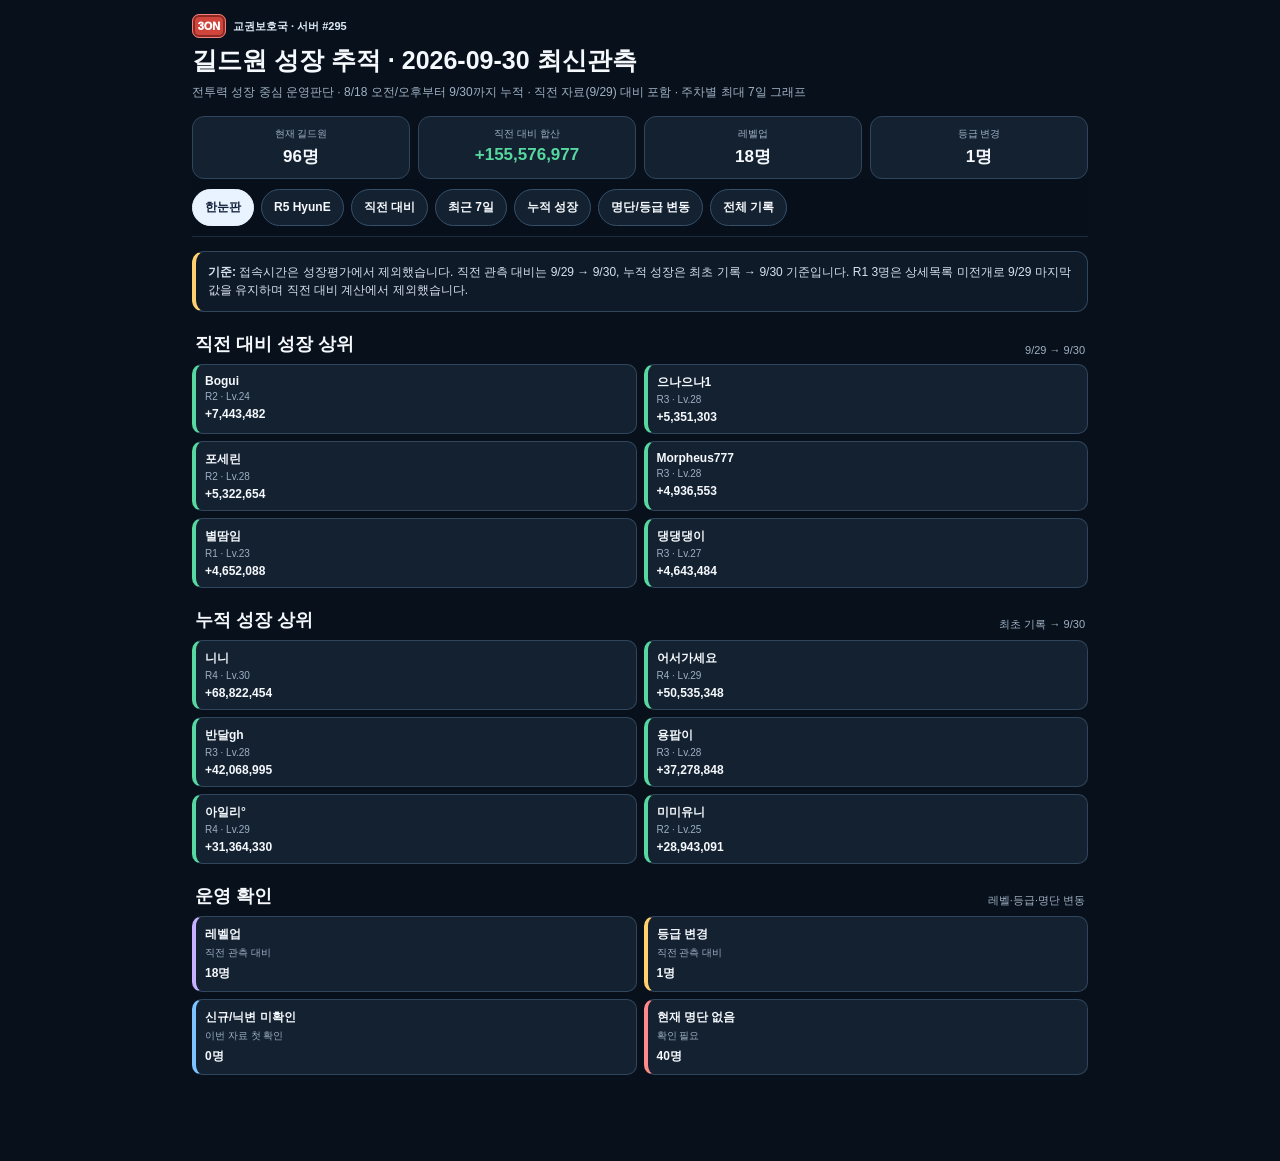
<file: data/3on-growth-2026-09-30.html>
<!doctype html><html lang="ko"><head><meta charset="utf-8"><meta name="viewport" content="width=device-width,initial-scale=1,viewport-fit=cover"><title>3ON 길드원 성장 추적 · 2026-09-30 최신관측</title><style>
:root{--bg:#08111b;--panel:#132131;--panel2:#1b2c3f;--line:#30465d;--text:#f5f8fc;--muted:#9fb0c4;--green:#57d8a0;--blue:#7cc3ff;--red:#ff8a8a;--yellow:#ffd06d;--purple:#c7b0ff}
*{box-sizing:border-box}body{margin:0;background:var(--bg);color:var(--text);font-family:-apple-system,BlinkMacSystemFont,"Noto Sans KR","Malgun Gothic",sans-serif}button,input,select{font:inherit}main{max-width:920px;margin:auto;padding:14px 12px 86px}h1{margin:0;font-size:25px}.sub{color:var(--muted);font-size:12px;margin-top:6px;line-height:1.55}.brand{display:inline-flex;align-items:center;gap:7px;margin-bottom:6px;font-size:11px;color:#dce9f7}.badge3{display:inline-grid;place-items:center;width:34px;height:24px;border-radius:7px;background:#cf453c;color:white;font-weight:1000;border:1px solid #f38179;box-shadow:inset 0 0 0 2px #8d2924}.kpis{display:grid;grid-template-columns:repeat(4,1fr);gap:8px;margin-top:14px}.kpi{background:var(--panel);border:1px solid var(--line);border-radius:12px;padding:10px;text-align:center}.kpi span{display:block;color:var(--muted);font-size:10px}.kpi b{display:block;font-size:17px;margin-top:4px}.nav{position:sticky;top:0;z-index:20;display:flex;gap:7px;overflow:auto;padding:10px 0;background:rgba(8,17,27,.97);backdrop-filter:blur(8px);border-bottom:1px solid #1c2c40}.nav button{flex:0 0 auto;border:1px solid #36506a;background:var(--panel);color:var(--text);border-radius:999px;padding:9px 12px;font-weight:800;font-size:12px}.nav button.active{background:#e9f2ff;color:#102039;border-color:#e9f2ff}section{display:none}section.active{display:block}.guide,.callout{background:#0f1a29;border:1px solid var(--line);border-radius:12px;padding:11px 12px;font-size:12px;color:#d8e1eb;margin:14px 0;line-height:1.55}.callout{border-left:4px solid var(--blue)}.callout.warn{border-left-color:var(--yellow)}.gtitle{display:flex;justify-content:space-between;align-items:flex-end;margin:20px 3px 8px}.gtitle h2{margin:0;font-size:18px}.gtitle span{color:var(--muted);font-size:11px}.overview-grid{display:grid;grid-template-columns:repeat(2,1fr);gap:7px}.mini{background:var(--panel);border:1px solid var(--line);border-left:4px solid var(--blue);border-radius:10px;padding:9px}.mini.good{border-left-color:var(--green)}.mini.warn{border-left-color:var(--yellow)}.mini.bad{border-left-color:var(--red)}.mini.purple{border-left-color:var(--purple)}.mini strong{display:block;font-size:12px;white-space:nowrap;overflow:hidden;text-overflow:ellipsis}.mini span{display:block;color:var(--muted);font-size:10px;margin-top:3px}.mini b{display:block;margin-top:5px;font-size:12px}.member-card{background:var(--panel);border:1px solid var(--line);border-radius:14px;overflow:hidden;margin:9px 0}.leader-card{border-color:#705fc4}.new-card{border-color:#477394}.member-card summary{list-style:none;display:flex;justify-content:space-between;align-items:center;gap:8px;padding:12px;cursor:pointer}.member-card summary::-webkit-details-marker{display:none}.left,.right{display:flex;align-items:center;gap:9px;min-width:0}.left{flex:1}.rank{min-width:38px;text-align:center;background:#2d4661;border-radius:999px;padding:5px 7px;font-size:11px;font-weight:900}.ident{min-width:0}.ident strong{display:block;font-size:14px;white-space:nowrap;overflow:hidden;text-overflow:ellipsis}.ident span{display:block;color:var(--muted);font-size:11px;margin-top:2px}.cur{text-align:right;min-width:94px}.cur b{display:block;font-size:13px}.cur span{display:block;color:#dfe6ee;font-size:12px;margin-top:2px}.pill{min-width:74px;text-align:center;border-radius:999px;padding:6px 8px;font-size:10px;font-weight:900;background:#28415b;color:#cde6ff;font-style:normal}.pill.good{background:#17362a;color:#8ef0c1}.pill.bad{background:#432023;color:#ffaeae}.pill.warn{background:#4b4220;color:#ffe59b}.pill.neutral{background:#293848;color:#c6d4e1}.pill.leader{background:#3b2d62;color:#dfd3ff}.pill.new{background:#193e55;color:#a8e3ff}.body{border-top:1px solid var(--line);background:#0e1725;padding:11px}.tags{display:flex;gap:6px;flex-wrap:wrap}.tag{background:#33305a;color:#e3d7ff;border-radius:999px;padding:4px 8px;font-size:10px;font-weight:900}.metrics{display:grid;grid-template-columns:repeat(2,1fr);gap:7px;margin-top:9px}.metrics div{background:var(--panel2);border-radius:9px;padding:8px}.metrics span{display:block;color:var(--muted);font-size:10px}.metrics b{display:block;font-size:13px;margin-top:3px}.pos{color:var(--green)!important}.neg{color:var(--red)!important}.zero{color:var(--yellow)!important}.weekbox{background:var(--panel2);border:1px solid #2a4056;border-radius:11px;padding:8px;margin-top:9px}.weeknav{display:grid;grid-template-columns:88px 1fr 88px;align-items:center;gap:5px}.weeknav button{border:1px solid #3b5874;background:#13273a;color:#dbeaff;border-radius:8px;padding:7px 4px;font-size:10px;font-weight:800}.weeknav button:disabled{opacity:.3}.weektitle{text-align:center;font-size:11px}.chartwrap{width:100%}.nodata{color:var(--muted);font-size:11px;text-align:center;padding:34px 0}.charthead{display:flex;justify-content:space-between;align-items:center;gap:8px}.charthead b{font-size:11px}.charthead span{font-size:9px;color:var(--muted)}.chart{display:block;width:100%;height:auto;margin-top:6px}.grid{stroke:#3a5169;stroke-width:1;stroke-dasharray:3 4}.line{stroke:#79c8ff;stroke-width:3;stroke-linecap:round;stroke-linejoin:round;fill:none}.dot{fill:#95e6ff;stroke:#0b1726;stroke-width:1.2}.val{fill:#f7fbff;font-size:8.2px;font-weight:800}.date{fill:#aebfd0;font-size:8.4px}.axis{fill:#8fa5bc;font-size:8px}.weekhelp{font-size:9px;color:var(--muted);text-align:center;margin-top:4px}.history{display:grid;grid-template-columns:repeat(3,1fr);gap:6px;margin-top:8px}.hist{background:#132030;border-radius:8px;padding:7px}.hist span{display:block;color:var(--muted);font-size:9px}.hist strong{display:block;font-size:11px;margin-top:3px}.hist.current{outline:1px solid #47698d}.note{display:grid;grid-template-columns:48px 1fr;gap:7px;background:#132030;border-left:3px solid #4c6d94;border-radius:0 8px 8px 0;padding:8px 9px;margin-top:9px;font-size:11px;line-height:1.45}.changes{display:grid;gap:8px}.change{background:var(--panel);border:1px solid var(--line);border-radius:11px;padding:10px}.change b{font-size:12px}.change p{font-size:11px;color:#ced8e2;margin:4px 0 0;line-height:1.5}.toolbar{display:grid;grid-template-columns:1fr 150px;gap:8px;margin:12px 0}.toolbar input,.toolbar select{width:100%;background:var(--panel);border:1px solid #3b5874;color:var(--text);border-radius:10px;padding:10px 11px;outline:none}.filters{display:flex;gap:6px;overflow:auto;margin:-3px 0 10px}.filters button{flex:0 0 auto;border:1px solid #3b5874;background:#112234;color:#dceafa;border-radius:999px;padding:7px 10px;font-size:11px}.filters button.active{background:#dbeeff;color:#0d2136;border-color:#dbeeff}.empty{color:var(--muted);text-align:center;padding:34px 10px}.muted{color:var(--muted)}
@media(max-width:620px){.kpis{grid-template-columns:repeat(2,1fr)}.overview-grid{grid-template-columns:repeat(2,minmax(0,1fr))}.toolbar{grid-template-columns:1fr}.cur{min-width:82px}.pill{min-width:66px}.metrics{grid-template-columns:repeat(2,1fr)}.history{grid-template-columns:repeat(3,minmax(0,1fr))}}
</style></head><body><main>
<div class="brand"><span class="badge3">3ON</span><b>교권보호국 · 서버 #295</b></div><h1>길드원 성장 추적 · 2026-09-30 최신관측</h1><div class="sub">전투력 성장 중심 운영판단 · 8/18 오전/오후부터 9/30까지 누적 · 직전 자료(9/29) 대비 포함 · 주차별 최대 7일 그래프</div>
<div class="kpis" id="kpis"></div>
<div class="nav"><button class="active" data-tab="overview">한눈판</button><button data-tab="leader">R5 HyunE</button><button data-tab="daily">직전 대비</button><button data-tab="week7">최근 7일</button><button data-tab="cumulative">누적 성장</button><button data-tab="changes">명단/등급 변동</button><button data-tab="all">전체 기록</button></div>
<section id="overview" class="active"><div class="callout warn"><b>기준:</b> 접속시간은 성장평가에서 제외했습니다. 직전 관측 대비는 9/29 → 9/30, 누적 성장은 최초 기록 → 9/30 기준입니다. R1 3명은 상세목록 미전개로 9/29 마지막값을 유지하며 직전 대비 계산에서 제외했습니다.</div><div class="gtitle"><h2>직전 대비 성장 상위</h2><span>9/29 → 9/30</span></div><div class="overview-grid" id="topToday"></div><div class="gtitle"><h2>누적 성장 상위</h2><span>최초 기록 → 9/30</span></div><div class="overview-grid" id="topCum"></div><div class="gtitle"><h2>운영 확인</h2><span>레벨·등급·명단 변동</span></div><div class="overview-grid" id="opsGrid"></div></section>
<section id="leader"><div class="guide">R5 <b>HyunE</b>는 전투력과 함께 프로필의 좋아요·전투지표·튤립도 누적 기록합니다.</div><div id="leaderBody"></div></section>
<section id="daily"><div class="guide">직전 관측(9/29) 대비 성장량 기준 상위 20명입니다. 감소도 각 개인 카드에서 그대로 확인할 수 있습니다.</div><div id="dailyBody"></div></section>
<section id="week7"><div class="guide">그래프는 한 화면에 최대 7일만 표시합니다. 이전 주 / 다음 주 버튼으로 주차를 넘기며, 누적·일평균 수치는 전체 관측 이력을 사용합니다.</div><div id="weekBody"></div></section>
<section id="cumulative"><div class="guide">최초 관측값 대비 누적 성장량 기준 상위 20명입니다. 중간 관측이 비어 있어도 확보된 전체 이력을 유지합니다.</div><div id="cumBody"></div></section>
<section id="changes"><div class="guide">현재 명단에서 보이지 않는 인원은 탈퇴·추방·닉네임 변경으로 단정하지 않고 계속 확인합니다. 니니는 기존 3ON 성장 이력을 복원해 이어서 추적합니다.</div><div class="changes" id="changeSummary"></div><div class="gtitle"><h2>변동 대상 상세</h2><span>9/29 → 9/30</span></div><div id="changeCards"></div></section>
<section id="all"><div class="toolbar"><input id="searchBox" placeholder="이름 검색"><select id="sortBox"><option value="rank">현재 등급순</option><option value="todayDesc">오늘 성장 높은순</option><option value="cumDesc">누적 성장 높은순</option><option value="powerDesc">현재 전투력 높은순</option><option value="name">이름순</option></select></div><div class="filters" id="rankFilters"></div><div id="allList"></div></section>
<script>
const DATA={"date":"2026-09-30","guildTag":"3ON","guildName":"교권보호국","server":"#295","guildCount":96,"members":[{"name":"HyunE","displayName":"HyunE","rank":"R5","level":29,"power":43045569,"history":[{"label":"8/18 오전","date":"2026-08-18","slot":"am","power":33152471},{"label":"8/18 오후","date":"2026-08-18","slot":"pm","power":33126782},{"label":"8/19","date":"2026-08-19","slot":"day","power":33578146},{"label":"8/20","date":"2026-08-20","slot":"day","power":34552474},{"label":"8/21","date":"2026-08-21","slot":"day","power":36360340},{"label":"8/22","date":"2026-08-22","slot":"day","power":36431983},{"label":"8/23","date":"2026-08-23","slot":"day","power":38274059},{"label":"8/24","date":"2026-08-24","slot":"day","power":38426724},{"label":"8/25","date":"2026-08-25","slot":"day","power":39071269},{"label":"8/26","date":"2026-08-26","slot":"day","power":40766105},{"label":"8/27","date":"2026-08-27","slot":"day","power":40417652},{"label":"8/29","date":"2026-08-29","slot":"day","power":39190406},{"label":"8/30","date":"2026-08-30","slot":"day","power":35189617},{"label":"8/31","date":"2026-08-31","slot":"day","power":36534044},{"label":"9/1","date":"2026-09-01","slot":"day","power":39380306},{"label":"9/2","date":"2026-09-02","slot":"day","power":41525374},{"label":"9/3","date":"2026-09-03","slot":"day","power":43637060},{"label":"9/4 오전","date":"2026-09-04","slot":"day","power":44817664},{"label":"9/4 밤","date":"2026-09-04","slot":"pm","power":50742100},{"label":"9/6","date":"2026-09-06","slot":"day","power":42442169},{"label":"9/7","date":"2026-09-08","slot":"day","power":45084822},{"label":"9/8","date":"2026-09-08","slot":"day","power":47136874},{"label":"9/9","date":"2026-09-09","slot":"day","power":48993351},{"label":"9/10","date":"2026-09-10","slot":"day","power":50254918},{"label":"9/10 밤","date":"2026-09-10","slot":"pm","power":51582537},{"label":"9/11","date":"2026-09-11","slot":"day","power":51967951},{"label":"9/12","date":"2026-09-12","slot":"day","power":43983744},{"label":"9/13","date":"2026-09-13","slot":"day","power":49414615},{"label":"9/14","date":"2026-09-14","slot":"day","power":51923432},{"label":"9/15","date":"2026-09-15","slot":"day","power":53202997},{"label":"9/18","date":"2026-09-18","slot":"day","power":56202882},{"label":"9/19","date":"2026-09-19","slot":"day","power":57269943},{"label":"9/20","date":"2026-09-20","slot":"day","power":49803622},{"label":"9/21","date":"2026-09-21","slot":"day","power":54168595},{"label":"9/22","date":"2026-09-22","slot":"day","power":56647546},{"label":"9/23","date":"2026-09-23","slot":"day","power":58715621},{"label":"9/24","date":"2026-09-24","slot":"am","power":60563491},{"label":"9/25","date":"2026-09-25","slot":"day","power":62551463},{"label":"9/26","date":"2026-09-26","slot":"day","power":60604226},{"label":"9/27","date":"2026-09-27","slot":"day","power":34597545},{"label":"9/28","date":"2026-09-28","slot":"day","power":36778520},{"label":"9/29","date":"2026-09-29","slot":"day","power":40222357},{"label":"9/30","date":"2026-09-30","slot":"day","power":43045569}],"prevRank":"R5","prevLevel":28,"prevPower":40222357,"firstRank":"R5","firstLevel":25,"firstPower":33152471,"isNew":false,"profileHistory":[{"label":"8/18 오전","likes":473,"battle":378370,"tulip":67},{"label":"8/18 오후","likes":480,"battle":378370,"tulip":68},{"label":"8/19","likes":547,"battle":378370,"tulip":68},{"label":"8/20","likes":557,"battle":385232,"tulip":79},{"label":"8/21","likes":612,"battle":385232,"tulip":144},{"label":"8/22","likes":621,"battle":385232,"tulip":144},{"label":"8/23","likes":651,"battle":385232,"tulip":146},{"label":"8/24","likes":666,"battle":404477,"tulip":147},{"label":"8/25","likes":682,"battle":405322,"tulip":147},{"label":"8/26","likes":689,"battle":405322,"tulip":147},{"label":"8/27","likes":722,"battle":410258,"tulip":150},{"label":"8/29","likes":732,"battle":416974,"tulip":150},{"label":"8/30","likes":823,"battle":784981,"tulip":256},{"label":"8/31","likes":846,"battle":786860,"tulip":260},{"label":"9/1","likes":882,"battle":804060,"tulip":261},{"label":"9/2","likes":904,"battle":902828,"tulip":261},{"label":"9/3","likes":921,"battle":946073,"tulip":268},{"label":"9/4 오전","likes":936,"battle":947645,"tulip":271},{"label":"9/4 밤","likes":944,"battle":956393,"tulip":271},{"label":"9/6","likes":1034,"battle":2354254,"tulip":274},{"label":"9/7","likes":1056,"battle":2391005,"tulip":274},{"label":"9/8","likes":1072,"battle":2439152,"tulip":274},{"label":"9/9","likes":1090,"battle":2440944,"tulip":274},{"label":"9/10","likes":1117,"battle":2440944,"tulip":275},{"label":"9/10 밤","likes":1128,"battle":2440944,"tulip":276},{"label":"9/11","likes":1153,"battle":2441495,"tulip":276},{"label":"9/12","likes":1291,"battle":2713296,"tulip":310},{"label":"9/13","likes":1312,"battle":2735896,"tulip":310},{"label":"9/14","likes":1319,"battle":2743196,"tulip":311},{"label":"9/15","likes":1343,"battle":2743196,"tulip":323},{"label":"9/18","likes":1378,"battle":2743196,"tulip":324},{"label":"9/19","likes":1394,"battle":2748267,"tulip":325},{"label":"9/20","likes":1494,"battle":3599455,"tulip":325},{"label":"9/21","likes":1510,"battle":3646273,"tulip":328},{"label":"9/22","likes":1529,"battle":3670003,"tulip":328},{"label":"9/23","likes":1551,"battle":3674045,"tulip":328},{"label":"9/24","likes":1572,"battle":3674045,"tulip":328},{"label":"9/25","likes":1584,"battle":3674045,"tulip":330},{"label":"9/26","likes":1601,"battle":3686605,"tulip":336},{"label":"9/27","likes":1637,"battle":4355456,"tulip":339},{"label":"9/28","likes":1645,"battle":4461832,"tulip":340},{"label":"9/29","likes":1651,"battle":4461832,"tulip":340},{"label":"9/30","likes":1660,"battle":4461832,"tulip":340}],"observedToday":true},{"name":"울어울이","displayName":"울어울이","rank":"R4","level":27,"power":49175005,"history":[{"label":"8/18 오전","date":"2026-08-18","slot":"am","power":26678932},{"label":"8/18 오후","date":"2026-08-18","slot":"pm","power":26305727},{"label":"8/19","date":"2026-08-19","slot":"day","power":26176166},{"label":"8/20","date":"2026-08-20","slot":"day","power":25991840},{"label":"8/21","date":"2026-08-21","slot":"day","power":28063819},{"label":"8/22","date":"2026-08-22","slot":"day","power":28865744},{"label":"8/23","date":"2026-08-23","slot":"day","power":28621659},{"label":"8/24","date":"2026-08-24","slot":"day","power":30067656},{"label":"8/25","date":"2026-08-25","slot":"day","power":32550959},{"label":"8/26","date":"2026-08-26","slot":"day","power":33769219},{"label":"8/27","date":"2026-08-27","slot":"day","power":37623901},{"label":"8/29","date":"2026-08-29","slot":"day","power":37777483},{"label":"8/30","date":"2026-08-30","slot":"day","power":36383728},{"label":"8/31","date":"2026-08-31","slot":"day","power":29285214},{"label":"9/1","date":"2026-09-01","slot":"day","power":32388438},{"label":"9/2","date":"2026-09-02","slot":"day","power":33419404},{"label":"9/3","date":"2026-09-03","slot":"day","power":36005332},{"label":"9/4 오전","date":"2026-09-04","slot":"day","power":36964473},{"label":"9/4 밤","date":"2026-09-04","slot":"pm","power":35903719},{"label":"9/6","date":"2026-09-06","slot":"day","power":24594007},{"label":"9/7","date":"2026-09-08","slot":"day","power":24239528},{"label":"9/8","date":"2026-09-08","slot":"day","power":29030800},{"label":"9/9","date":"2026-09-09","slot":"day","power":28585497},{"label":"9/10","date":"2026-09-10","slot":"day","power":34004188},{"label":"9/10 밤","date":"2026-09-10","slot":"pm","power":35975389},{"label":"9/11","date":"2026-09-11","slot":"day","power":39178784},{"label":"9/12","date":"2026-09-12","slot":"day","power":39670995},{"label":"9/13","date":"2026-09-13","slot":"day","power":41652794},{"label":"9/14","date":"2026-09-14","slot":"day","power":45148790},{"label":"9/15","date":"2026-09-15","slot":"day","power":46688722},{"label":"9/18","date":"2026-09-18","slot":"day","power":45357092},{"label":"9/19","date":"2026-09-19","slot":"day","power":43715884},{"label":"9/20","date":"2026-09-20","slot":"day","power":45775618},{"label":"9/21","date":"2026-09-21","slot":"day","power":46939297},{"label":"9/22","date":"2026-09-22","slot":"day","power":46939297},{"label":"9/23","date":"2026-09-23","slot":"day","power":46917997},{"label":"9/24","date":"2026-09-24","slot":"am","power":46912672},{"label":"9/25","date":"2026-09-25","slot":"day","power":49424424},{"label":"9/26","date":"2026-09-26","slot":"day","power":49205932},{"label":"9/27","date":"2026-09-27","slot":"day","power":35356748},{"label":"9/28","date":"2026-09-28","slot":"day","power":41488292},{"label":"9/29","date":"2026-09-29","slot":"day","power":46185036},{"label":"9/30","date":"2026-09-30","slot":"day","power":49175005}],"prevRank":"R4","prevLevel":27,"prevPower":46185036,"firstRank":"R4","firstLevel":23,"firstPower":26678932,"isNew":false,"observedToday":true},{"name":"공 주","displayName":"공 주","rank":"R4","level":28,"power":40738771,"history":[{"label":"8/18 오전","date":"2026-08-18","slot":"am","power":25104773},{"label":"8/18 오후","date":"2026-08-18","slot":"pm","power":25838494},{"label":"8/19","date":"2026-08-19","slot":"day","power":27834885},{"label":"8/20","date":"2026-08-20","slot":"day","power":27936703},{"label":"8/21","date":"2026-08-21","slot":"day","power":30239320},{"label":"8/22","date":"2026-08-22","slot":"day","power":30341364},{"label":"8/23","date":"2026-08-23","slot":"day","power":30620554},{"label":"8/24","date":"2026-08-24","slot":"day","power":31926386},{"label":"8/25","date":"2026-08-25","slot":"day","power":33708862},{"label":"8/26","date":"2026-08-26","slot":"day","power":34583911},{"label":"8/27","date":"2026-08-27","slot":"day","power":33287322},{"label":"8/29","date":"2026-08-29","slot":"day","power":34057737},{"label":"8/30","date":"2026-08-30","slot":"day","power":36266597},{"label":"8/31","date":"2026-08-31","slot":"day","power":36978225},{"label":"9/1","date":"2026-09-01","slot":"day","power":39223119},{"label":"9/2","date":"2026-09-02","slot":"day","power":37966748},{"label":"9/3","date":"2026-09-03","slot":"day","power":38080897},{"label":"9/4 오전","date":"2026-09-04","slot":"day","power":39064830},{"label":"9/4 밤","date":"2026-09-04","slot":"pm","power":41408470},{"label":"9/6","date":"2026-09-06","slot":"day","power":26205027},{"label":"9/7","date":"2026-09-08","slot":"day","power":28539188},{"label":"9/8","date":"2026-09-08","slot":"day","power":30003534},{"label":"9/9","date":"2026-09-09","slot":"day","power":31961524},{"label":"9/10","date":"2026-09-10","slot":"day","power":31107978},{"label":"9/10 밤","date":"2026-09-10","slot":"pm","power":33078327},{"label":"9/11","date":"2026-09-11","slot":"day","power":32628128},{"label":"9/12","date":"2026-09-12","slot":"day","power":26883043},{"label":"9/13","date":"2026-09-13","slot":"day","power":29280763},{"label":"9/14","date":"2026-09-14","slot":"day","power":32519338},{"label":"9/15","date":"2026-09-15","slot":"day","power":35392937},{"label":"9/18","date":"2026-09-18","slot":"day","power":41593539},{"label":"9/19","date":"2026-09-19","slot":"day","power":46979101},{"label":"9/20","date":"2026-09-20","slot":"day","power":45137280},{"label":"9/21","date":"2026-09-21","slot":"day","power":49166580},{"label":"9/22","date":"2026-09-22","slot":"day","power":50655677},{"label":"9/23","date":"2026-09-23","slot":"day","power":54172204},{"label":"9/24","date":"2026-09-24","slot":"am","power":53309243},{"label":"9/25","date":"2026-09-25","slot":"day","power":51626392},{"label":"9/26","date":"2026-09-26","slot":"day","power":50327307},{"label":"9/27","date":"2026-09-27","slot":"day","power":34123576},{"label":"9/28","date":"2026-09-28","slot":"day","power":35853840},{"label":"9/29","date":"2026-09-29","slot":"day","power":38527032},{"label":"9/30","date":"2026-09-30","slot":"day","power":40738771}],"prevRank":"R4","prevLevel":27,"prevPower":38527032,"firstRank":"R3","firstLevel":23,"firstPower":25104773,"isNew":false,"observedToday":true},{"name":"니니","displayName":"니니","rank":"R4","level":30,"power":96499070,"history":[{"label":"8/8","date":"2026-08-08","slot":"day","power":27676616},{"label":"8/9","date":"2026-08-09","slot":"day","power":28152621},{"label":"8/10","date":"2026-08-10","slot":"day","power":30302670},{"label":"8/11","date":"2026-08-11","slot":"day","power":32290310},{"label":"8/12","date":"2026-08-12","slot":"day","power":31284020},{"label":"8/13","date":"2026-08-13","slot":"day","power":31648180},{"label":"8/14","date":"2026-08-14","slot":"day","power":38701712},{"label":"8/15","date":"2026-08-15","slot":"day","power":36621087},{"label":"8/16","date":"2026-08-16","slot":"day","power":38461047},{"label":"8/17","date":"2026-08-17","slot":"day","power":40041396},{"label":"8/18 오전","date":"2026-08-18","slot":"am","power":43103557},{"label":"8/18 오후","date":"2026-08-18","slot":"pm","power":43664851},{"label":"8/19","date":"2026-08-19","slot":"day","power":48355881},{"label":"8/20","date":"2026-08-20","slot":"day","power":49157247},{"label":"8/21","date":"2026-08-21","slot":"day","power":54730059},{"label":"8/22","date":"2026-08-22","slot":"day","power":57654945},{"label":"8/23","date":"2026-08-23","slot":"day","power":59580249},{"label":"8/24","date":"2026-08-24","slot":"day","power":60576846},{"label":"8/25","date":"2026-08-25","slot":"day","power":60210628},{"label":"8/26","date":"2026-08-26","slot":"day","power":62684874},{"label":"8/27","date":"2026-08-27","slot":"day","power":63627413},{"label":"8/29","date":"2026-08-29","slot":"day","power":64844640},{"label":"8/30","date":"2026-08-30","slot":"day","power":59244510},{"label":"8/31","date":"2026-08-31","slot":"day","power":59409657},{"label":"9/1","date":"2026-09-01","slot":"day","power":63665554},{"label":"9/2","date":"2026-09-02","slot":"day","power":57709866},{"label":"9/3","date":"2026-09-03","slot":"day","power":60883249},{"label":"9/4 오전","date":"2026-09-04","slot":"day","power":70322946},{"label":"9/4 밤","date":"2026-09-04","slot":"pm","power":72884498},{"label":"9/6","date":"2026-09-06","slot":"day","power":69768654},{"label":"9/7","date":"2026-09-08","slot":"day","power":71441680},{"label":"9/8","date":"2026-09-08","slot":"day","power":73060624},{"label":"9/9","date":"2026-09-09","slot":"day","power":75253368},{"label":"9/10","date":"2026-09-10","slot":"day","power":74213812},{"label":"9/10 밤","date":"2026-09-10","slot":"pm","power":75673277},{"label":"9/11","date":"2026-09-11","slot":"day","power":76645783},{"label":"9/12","date":"2026-09-12","slot":"day","power":75717621},{"label":"9/13","date":"2026-09-13","slot":"day","power":78121650},{"label":"9/14","date":"2026-09-14","slot":"day","power":80589565},{"label":"9/15","date":"2026-09-15","slot":"day","power":80513207},{"label":"9/18","date":"2026-09-18","slot":"day","power":83095767},{"label":"9/19","date":"2026-09-19","slot":"day","power":83907829},{"label":"9/20","date":"2026-09-20","slot":"day","power":85181072},{"label":"9/21","date":"2026-09-21","slot":"day","power":86214327},{"label":"9/22","date":"2026-09-22","slot":"day","power":86490209},{"label":"9/23","date":"2026-09-23","slot":"day","power":90435381},{"label":"9/24","date":"2026-09-24","slot":"am","power":90013676},{"label":"9/25","date":"2026-09-25","slot":"day","power":100521204},{"label":"9/26","date":"2026-09-26","slot":"day","power":100504438},{"label":"9/27","date":"2026-09-27","slot":"day","power":95454929},{"label":"9/28","date":"2026-09-28","slot":"day","power":93247380},{"label":"9/29","date":"2026-09-29","slot":"day","power":96152842},{"label":"9/30","date":"2026-09-30","slot":"day","power":96499070}],"prevRank":"R4","prevLevel":30,"prevPower":96152842,"firstRank":"R3","firstLevel":27,"firstPower":27676616,"isNew":false,"observedToday":true},{"name":"눈도깜짝안한다","displayName":"눈도깜짝안한다","rank":"R4","level":27,"power":27644240,"history":[{"label":"8/18 오전","date":"2026-08-18","slot":"am","power":19365391},{"label":"8/18 오후","date":"2026-08-18","slot":"pm","power":20169416},{"label":"8/19","date":"2026-08-19","slot":"day","power":20931279},{"label":"8/20","date":"2026-08-20","slot":"day","power":21477200},{"label":"8/21","date":"2026-08-21","slot":"day","power":23454614},{"label":"8/22","date":"2026-08-22","slot":"day","power":23913600},{"label":"8/23","date":"2026-08-23","slot":"day","power":23435191},{"label":"8/24","date":"2026-08-24","slot":"day","power":21032330},{"label":"8/25","date":"2026-08-25","slot":"day","power":22218781},{"label":"8/26","date":"2026-08-26","slot":"day","power":19637546},{"label":"8/27","date":"2026-08-27","slot":"day","power":20829974},{"label":"8/29","date":"2026-08-29","slot":"day","power":24705897},{"label":"8/30","date":"2026-08-30","slot":"day","power":23184929},{"label":"8/31","date":"2026-08-31","slot":"day","power":23946786},{"label":"9/1","date":"2026-09-01","slot":"day","power":25490009},{"label":"9/2","date":"2026-09-02","slot":"day","power":21980275},{"label":"9/3","date":"2026-09-03","slot":"day","power":25618387},{"label":"9/4 오전","date":"2026-09-04","slot":"day","power":25604216},{"label":"9/4 밤","date":"2026-09-04","slot":"pm","power":27496793},{"label":"9/6","date":"2026-09-06","slot":"day","power":19210452},{"label":"9/7","date":"2026-09-08","slot":"day","power":18718680},{"label":"9/8","date":"2026-09-08","slot":"day","power":20626207},{"label":"9/9","date":"2026-09-09","slot":"day","power":21856157},{"label":"9/10","date":"2026-09-10","slot":"day","power":23828403},{"label":"9/10 밤","date":"2026-09-10","slot":"pm","power":25984958},{"label":"9/11","date":"2026-09-11","slot":"day","power":23867435},{"label":"9/12","date":"2026-09-12","slot":"day","power":19717239},{"label":"9/13","date":"2026-09-13","slot":"day","power":20369803},{"label":"9/14","date":"2026-09-14","slot":"day","power":22231040},{"label":"9/15","date":"2026-09-15","slot":"day","power":24131842},{"label":"9/18","date":"2026-09-18","slot":"day","power":25399254},{"label":"9/19","date":"2026-09-19","slot":"day","power":32379539},{"label":"9/20","date":"2026-09-20","slot":"day","power":24030394},{"label":"9/21","date":"2026-09-21","slot":"day","power":25201626},{"label":"9/22","date":"2026-09-22","slot":"day","power":25866829},{"label":"9/23","date":"2026-09-23","slot":"day","power":26244668},{"label":"9/24","date":"2026-09-24","slot":"am","power":25572410},{"label":"9/25","date":"2026-09-25","slot":"day","power":28695759},{"label":"9/26","date":"2026-09-26","slot":"day","power":29313410},{"label":"9/27","date":"2026-09-27","slot":"day","power":22195053},{"label":"9/28","date":"2026-09-28","slot":"day","power":22804611},{"label":"9/29","date":"2026-09-29","slot":"day","power":24395237},{"label":"9/30","date":"2026-09-30","slot":"day","power":27644240}],"prevRank":"R4","prevLevel":26,"prevPower":24395237,"firstRank":"R4","firstLevel":22,"firstPower":19365391,"isNew":false,"observedToday":true},{"name":"어서가세요","displayName":"어서가세요","rank":"R4","level":29,"power":79070643,"history":[{"label":"8/18 오전","date":"2026-08-18","slot":"am","power":28535295},{"label":"8/18 오후","date":"2026-08-18","slot":"pm","power":30766377},{"label":"8/19","date":"2026-08-19","slot":"day","power":34500969},{"label":"8/20","date":"2026-08-20","slot":"day","power":37413187},{"label":"8/21","date":"2026-08-21","slot":"day","power":38557622},{"label":"8/22","date":"2026-08-22","slot":"day","power":42460959},{"label":"8/23","date":"2026-08-23","slot":"day","power":43253058},{"label":"8/24","date":"2026-08-24","slot":"day","power":41339945},{"label":"8/25","date":"2026-08-25","slot":"day","power":43065273},{"label":"8/26","date":"2026-08-26","slot":"day","power":42347274},{"label":"8/27","date":"2026-08-27","slot":"day","power":41417989},{"label":"8/29","date":"2026-08-29","slot":"day","power":53336098},{"label":"8/30","date":"2026-08-30","slot":"day","power":43531760},{"label":"8/31","date":"2026-08-31","slot":"day","power":42264830},{"label":"9/1","date":"2026-09-01","slot":"day","power":45099766},{"label":"9/2","date":"2026-09-02","slot":"day","power":49947925},{"label":"9/3","date":"2026-09-03","slot":"day","power":56997044},{"label":"9/4 오전","date":"2026-09-04","slot":"day","power":59178932},{"label":"9/4 밤","date":"2026-09-04","slot":"pm","power":63567056},{"label":"9/6","date":"2026-09-06","slot":"day","power":56934725},{"label":"9/7","date":"2026-09-08","slot":"day","power":60391875},{"label":"9/8","date":"2026-09-08","slot":"day","power":62321793},{"label":"9/9","date":"2026-09-09","slot":"day","power":65285060},{"label":"9/10","date":"2026-09-10","slot":"day","power":65204180},{"label":"9/10 밤","date":"2026-09-10","slot":"pm","power":69549555},{"label":"9/11","date":"2026-09-11","slot":"day","power":75424014},{"label":"9/12","date":"2026-09-12","slot":"day","power":74118706},{"label":"9/13","date":"2026-09-13","slot":"day","power":72476314},{"label":"9/14","date":"2026-09-14","slot":"day","power":73700321},{"label":"9/15","date":"2026-09-15","slot":"day","power":76958921},{"label":"9/18","date":"2026-09-18","slot":"day","power":73662366},{"label":"9/19","date":"2026-09-19","slot":"day","power":83502236},{"label":"9/20","date":"2026-09-20","slot":"day","power":80797169},{"label":"9/21","date":"2026-09-21","slot":"day","power":84266854},{"label":"9/22","date":"2026-09-22","slot":"day","power":84005730},{"label":"9/23","date":"2026-09-23","slot":"day","power":83030363},{"label":"9/24","date":"2026-09-24","slot":"am","power":85624099},{"label":"9/25","date":"2026-09-25","slot":"day","power":87331438},{"label":"9/26","date":"2026-09-26","slot":"day","power":94703565},{"label":"9/27","date":"2026-09-27","slot":"day","power":68743332},{"label":"9/28","date":"2026-09-28","slot":"day","power":70048426},{"label":"9/29","date":"2026-09-29","slot":"day","power":75170304},{"label":"9/30","date":"2026-09-30","slot":"day","power":79070643}],"prevRank":"R4","prevLevel":29,"prevPower":75170304,"firstRank":"R3","firstLevel":25,"firstPower":28535295,"isNew":false,"observedToday":true},{"name":"문어치즈","displayName":"문어치즈","rank":"R4","level":27,"power":28900976,"history":[{"label":"8/18 오전","date":"2026-08-18","slot":"am","power":21890396},{"label":"8/18 오후","date":"2026-08-18","slot":"pm","power":21462481},{"label":"8/19","date":"2026-08-19","slot":"day","power":22908702},{"label":"8/20","date":"2026-08-20","slot":"day","power":21124368},{"label":"8/21","date":"2026-08-21","slot":"day","power":22817313},{"label":"8/22","date":"2026-08-22","slot":"day","power":23930957},{"label":"8/23","date":"2026-08-23","slot":"day","power":25085972},{"label":"8/24","date":"2026-08-24","slot":"day","power":25592589},{"label":"8/25","date":"2026-08-25","slot":"day","power":26353918},{"label":"8/26","date":"2026-08-26","slot":"day","power":27549162},{"label":"8/27","date":"2026-08-27","slot":"day","power":29297633},{"label":"8/29","date":"2026-08-29","slot":"day","power":26207031},{"label":"8/30","date":"2026-08-30","slot":"day","power":18730581},{"label":"8/31","date":"2026-08-31","slot":"day","power":19784672},{"label":"9/1","date":"2026-09-01","slot":"day","power":21794517},{"label":"9/2","date":"2026-09-02","slot":"day","power":18047914},{"label":"9/3","date":"2026-09-03","slot":"day","power":19434145},{"label":"9/4 오전","date":"2026-09-04","slot":"day","power":22313409},{"label":"9/4 밤","date":"2026-09-04","slot":"pm","power":22480366},{"label":"9/6","date":"2026-09-06","slot":"day","power":23041509},{"label":"9/7","date":"2026-09-08","slot":"day","power":27380539},{"label":"9/8","date":"2026-09-08","slot":"day","power":27385012},{"label":"9/9","date":"2026-09-09","slot":"day","power":26493128},{"label":"9/10","date":"2026-09-10","slot":"day","power":26386625},{"label":"9/10 밤","date":"2026-09-10","slot":"pm","power":27829708},{"label":"9/11","date":"2026-09-11","slot":"day","power":27386900},{"label":"9/12","date":"2026-09-12","slot":"day","power":35122241},{"label":"9/13","date":"2026-09-13","slot":"day","power":34480593},{"label":"9/14","date":"2026-09-14","slot":"day","power":35562568},{"label":"9/15","date":"2026-09-15","slot":"day","power":37210285},{"label":"9/18","date":"2026-09-18","slot":"day","power":35942550},{"label":"9/19","date":"2026-09-19","slot":"day","power":43363469},{"label":"9/20","date":"2026-09-20","slot":"day","power":42122567},{"label":"9/21","date":"2026-09-21","slot":"day","power":42426427},{"label":"9/22","date":"2026-09-22","slot":"day","power":40653478},{"label":"9/23","date":"2026-09-23","slot":"day","power":39142031},{"label":"9/24","date":"2026-09-24","slot":"am","power":38612373},{"label":"9/25","date":"2026-09-25","slot":"day","power":40234556},{"label":"9/26","date":"2026-09-26","slot":"day","power":42875029},{"label":"9/27","date":"2026-09-27","slot":"day","power":23374192},{"label":"9/28","date":"2026-09-28","slot":"day","power":24489467},{"label":"9/29","date":"2026-09-29","slot":"day","power":28149774},{"label":"9/30","date":"2026-09-30","slot":"day","power":28900976}],"prevRank":"R4","prevLevel":27,"prevPower":28149774,"firstRank":"R3","firstLevel":23,"firstPower":21890396,"isNew":false,"observedToday":true},{"name":"백구김구","displayName":"백구김구","rank":"R4","level":26,"power":35081858,"history":[{"label":"8/18 오전","date":"2026-08-18","slot":"am","power":13048039},{"label":"8/18 오후","date":"2026-08-18","slot":"pm","power":13323403},{"label":"8/19","date":"2026-08-19","slot":"day","power":14394430},{"label":"8/20","date":"2026-08-20","slot":"day","power":14053782},{"label":"8/21","date":"2026-08-21","slot":"day","power":17037520},{"label":"8/22","date":"2026-08-22","slot":"day","power":21628186},{"label":"8/23","date":"2026-08-23","slot":"day","power":21953151},{"label":"8/24","date":"2026-08-24","slot":"day","power":21753207},{"label":"8/25","date":"2026-08-25","slot":"day","power":23080973},{"label":"8/26","date":"2026-08-26","slot":"day","power":23315123},{"label":"8/27","date":"2026-08-27","slot":"day","power":23456777},{"label":"8/29","date":"2026-08-29","slot":"day","power":26305149},{"label":"8/30","date":"2026-08-30","slot":"day","power":18072467},{"label":"8/31","date":"2026-08-31","slot":"day","power":17758383},{"label":"9/1","date":"2026-09-01","slot":"day","power":19671054},{"label":"9/2","date":"2026-09-02","slot":"day","power":21792510},{"label":"9/3","date":"2026-09-03","slot":"day","power":22696122},{"label":"9/4 오전","date":"2026-09-04","slot":"day","power":24488486},{"label":"9/4 밤","date":"2026-09-04","slot":"pm","power":27592439},{"label":"9/6","date":"2026-09-06","slot":"day","power":17773518},{"label":"9/7","date":"2026-09-08","slot":"day","power":19229228},{"label":"9/8","date":"2026-09-08","slot":"day","power":22021372},{"label":"9/9","date":"2026-09-09","slot":"day","power":23172839},{"label":"9/10","date":"2026-09-10","slot":"day","power":25162119},{"label":"9/10 밤","date":"2026-09-10","slot":"pm","power":26759483},{"label":"9/11","date":"2026-09-11","slot":"day","power":32111235},{"label":"9/12","date":"2026-09-12","slot":"day","power":31118293},{"label":"9/13","date":"2026-09-13","slot":"day","power":31595634},{"label":"9/14","date":"2026-09-14","slot":"day","power":33600030},{"label":"9/15","date":"2026-09-15","slot":"day","power":35062516},{"label":"9/18","date":"2026-09-18","slot":"day","power":38343091},{"label":"9/19","date":"2026-09-19","slot":"day","power":43764408},{"label":"9/20","date":"2026-09-20","slot":"day","power":39233807},{"label":"9/21","date":"2026-09-21","slot":"day","power":41191306},{"label":"9/22","date":"2026-09-22","slot":"day","power":40846683},{"label":"9/23","date":"2026-09-23","slot":"day","power":37658751},{"label":"9/24","date":"2026-09-24","slot":"am","power":37109757},{"label":"9/25","date":"2026-09-25","slot":"day","power":39318762},{"label":"9/26","date":"2026-09-26","slot":"day","power":47225583},{"label":"9/27","date":"2026-09-27","slot":"day","power":33517422},{"label":"9/28","date":"2026-09-28","slot":"day","power":32522588},{"label":"9/29","date":"2026-09-29","slot":"day","power":33058676},{"label":"9/30","date":"2026-09-30","slot":"day","power":35081858}],"prevRank":"R4","prevLevel":26,"prevPower":33058676,"firstRank":"R4","firstLevel":21,"firstPower":13048039,"isNew":false,"observedToday":true},{"name":"아일리","displayName":"아일리°","rank":"R4","level":29,"power":64573509,"history":[{"label":"8/18 오전","date":"2026-08-18","slot":"am","power":33209179},{"label":"8/18 오후","date":"2026-08-18","slot":"pm","power":34639111},{"label":"8/19","date":"2026-08-19","slot":"day","power":37305828},{"label":"8/20","date":"2026-08-20","slot":"day","power":38608359},{"label":"8/21","date":"2026-08-21","slot":"day","power":44285595},{"label":"8/22","date":"2026-08-22","slot":"day","power":44164862},{"label":"8/23","date":"2026-08-23","slot":"day","power":45736465},{"label":"8/24","date":"2026-08-24","slot":"day","power":46998628},{"label":"8/25","date":"2026-08-25","slot":"day","power":45022492},{"label":"8/26","date":"2026-08-26","slot":"day","power":46462962},{"label":"8/27","date":"2026-08-27","slot":"day","power":41047559},{"label":"8/29","date":"2026-08-29","slot":"day","power":44173400},{"label":"8/30","date":"2026-08-30","slot":"day","power":40292793},{"label":"8/31","date":"2026-08-31","slot":"day","power":38771569},{"label":"9/1","date":"2026-09-01","slot":"day","power":42562497},{"label":"9/2","date":"2026-09-02","slot":"day","power":46169734},{"label":"9/3","date":"2026-09-03","slot":"day","power":49895460},{"label":"9/4 오전","date":"2026-09-04","slot":"day","power":52332901},{"label":"9/4 밤","date":"2026-09-04","slot":"pm","power":59262780},{"label":"9/6","date":"2026-09-06","slot":"day","power":56611599},{"label":"9/7","date":"2026-09-08","slot":"day","power":59072749},{"label":"9/8","date":"2026-09-08","slot":"day","power":62855251},{"label":"9/9","date":"2026-09-09","slot":"day","power":64937369},{"label":"9/10","date":"2026-09-10","slot":"day","power":63792403},{"label":"9/10 밤","date":"2026-09-10","slot":"pm","power":64796019},{"label":"9/11","date":"2026-09-11","slot":"day","power":68151109},{"label":"9/12","date":"2026-09-12","slot":"day","power":60831692},{"label":"9/13","date":"2026-09-13","slot":"day","power":60618197},{"label":"9/14","date":"2026-09-14","slot":"day","power":64785190},{"label":"9/15","date":"2026-09-15","slot":"day","power":65825834},{"label":"9/18","date":"2026-09-18","slot":"day","power":69056057},{"label":"9/19","date":"2026-09-19","slot":"day","power":75217051},{"label":"9/20","date":"2026-09-20","slot":"day","power":73018530},{"label":"9/21","date":"2026-09-21","slot":"day","power":75609229},{"label":"9/22","date":"2026-09-22","slot":"day","power":73332498},{"label":"9/23","date":"2026-09-23","slot":"day","power":75546024},{"label":"9/24","date":"2026-09-24","slot":"am","power":73108984},{"label":"9/25","date":"2026-09-25","slot":"day","power":76144418},{"label":"9/26","date":"2026-09-26","slot":"day","power":78124143},{"label":"9/27","date":"2026-09-27","slot":"day","power":51260508},{"label":"9/28","date":"2026-09-28","slot":"day","power":55850289},{"label":"9/29","date":"2026-09-29","slot":"day","power":62514485},{"label":"9/30","date":"2026-09-30","slot":"day","power":64573509}],"prevRank":"R4","prevLevel":29,"prevPower":62514485,"firstRank":"R4","firstLevel":25,"firstPower":33209179,"isNew":false,"observedToday":true},{"name":"야생야옹아","displayName":"야생야옹아","rank":"R3","level":28,"power":41612816,"history":[{"label":"8/18 오전","date":"2026-08-18","slot":"am","power":28502308},{"label":"8/18 오후","date":"2026-08-18","slot":"pm","power":27461454},{"label":"8/19","date":"2026-08-19","slot":"day","power":30726512},{"label":"8/20","date":"2026-08-20","slot":"day","power":32604625},{"label":"8/21","date":"2026-08-21","slot":"day","power":35160431},{"label":"8/22","date":"2026-08-22","slot":"day","power":36036422},{"label":"8/23","date":"2026-08-23","slot":"day","power":39141941},{"label":"8/24","date":"2026-08-24","slot":"day","power":38376827},{"label":"8/25","date":"2026-08-25","slot":"day","power":39875012},{"label":"8/26","date":"2026-08-26","slot":"day","power":36591244},{"label":"8/27","date":"2026-08-27","slot":"day","power":36225267},{"label":"8/29","date":"2026-08-29","slot":"day","power":38533281},{"label":"8/30","date":"2026-08-30","slot":"day","power":32501801},{"label":"8/31","date":"2026-08-31","slot":"day","power":30841763},{"label":"9/1","date":"2026-09-01","slot":"day","power":31575992},{"label":"9/2","date":"2026-09-02","slot":"day","power":35898583},{"label":"9/3","date":"2026-09-03","slot":"day","power":39070807},{"label":"9/4 오전","date":"2026-09-04","slot":"day","power":41184405},{"label":"9/4 밤","date":"2026-09-04","slot":"pm","power":43134781},{"label":"9/6","date":"2026-09-06","slot":"day","power":45060302},{"label":"9/7","date":"2026-09-08","slot":"day","power":45644060},{"label":"9/8","date":"2026-09-08","slot":"day","power":48777092},{"label":"9/9","date":"2026-09-09","slot":"day","power":49991397},{"label":"9/10","date":"2026-09-10","slot":"day","power":50891775},{"label":"9/10 밤","date":"2026-09-10","slot":"pm","power":51330909},{"label":"9/11","date":"2026-09-11","slot":"day","power":51718207},{"label":"9/12","date":"2026-09-12","slot":"day","power":50643108},{"label":"9/13","date":"2026-09-13","slot":"day","power":52466820},{"label":"9/14","date":"2026-09-14","slot":"day","power":53824979},{"label":"9/15","date":"2026-09-15","slot":"day","power":56835338},{"label":"9/18","date":"2026-09-18","slot":"day","power":65106294},{"label":"9/19","date":"2026-09-19","slot":"day","power":67516281},{"label":"9/20","date":"2026-09-20","slot":"day","power":67653450},{"label":"9/21","date":"2026-09-21","slot":"day","power":67966677},{"label":"9/22","date":"2026-09-22","slot":"day","power":67327298},{"label":"9/23","date":"2026-09-23","slot":"day","power":67103316},{"label":"9/24","date":"2026-09-24","slot":"am","power":64805395},{"label":"9/25","date":"2026-09-25","slot":"day","power":65530862},{"label":"9/26","date":"2026-09-26","slot":"day","power":63802494},{"label":"9/27","date":"2026-09-27","slot":"day","power":37470961},{"label":"9/28","date":"2026-09-28","slot":"day","power":37989558},{"label":"9/29","date":"2026-09-29","slot":"day","power":42244367},{"label":"9/30","date":"2026-09-30","slot":"day","power":41612816}],"prevRank":"R3","prevLevel":28,"prevPower":42244367,"firstRank":"R4","firstLevel":24,"firstPower":28502308,"isNew":false,"observedToday":true},{"name":"LeksTaR","displayName":"LeksTaR","rank":"R3","level":28,"power":34036017,"history":[{"label":"8/18 오전","date":"2026-08-18","slot":"am","power":22368314},{"label":"8/18 오후","date":"2026-08-18","slot":"pm","power":22631871},{"label":"8/19","date":"2026-08-19","slot":"day","power":22271886},{"label":"8/20","date":"2026-08-20","slot":"day","power":22585665},{"label":"8/21","date":"2026-08-21","slot":"day","power":23523214},{"label":"8/22","date":"2026-08-22","slot":"day","power":23410887},{"label":"8/23","date":"2026-08-23","slot":"day","power":24112559},{"label":"8/24","date":"2026-08-24","slot":"day","power":24620646},{"label":"8/25","date":"2026-08-25","slot":"day","power":24980325},{"label":"8/26","date":"2026-08-26","slot":"day","power":26766079},{"label":"8/27","date":"2026-08-27","slot":"day","power":28785328},{"label":"8/29","date":"2026-08-29","slot":"day","power":33974643},{"label":"8/30","date":"2026-08-30","slot":"day","power":29284665},{"label":"8/31","date":"2026-08-31","slot":"day","power":30745641},{"label":"9/1","date":"2026-09-01","slot":"day","power":32981890},{"label":"9/2","date":"2026-09-02","slot":"day","power":35268338},{"label":"9/3","date":"2026-09-03","slot":"day","power":37043127},{"label":"9/4 오전","date":"2026-09-04","slot":"day","power":37335736},{"label":"9/4 밤","date":"2026-09-04","slot":"pm","power":36993961},{"label":"9/6","date":"2026-09-06","slot":"day","power":28466083},{"label":"9/7","date":"2026-09-08","slot":"day","power":30801858},{"label":"9/8","date":"2026-09-08","slot":"day","power":33172224},{"label":"9/9","date":"2026-09-09","slot":"day","power":35666454},{"label":"9/10","date":"2026-09-10","slot":"day","power":37111100},{"label":"9/10 밤","date":"2026-09-10","slot":"pm","power":38041643},{"label":"9/11","date":"2026-09-11","slot":"day","power":38212445},{"label":"9/12","date":"2026-09-12","slot":"day","power":36161130},{"label":"9/13","date":"2026-09-13","slot":"day","power":35791481},{"label":"9/14","date":"2026-09-14","slot":"day","power":38405935},{"label":"9/15","date":"2026-09-15","slot":"day","power":41542490},{"label":"9/18","date":"2026-09-18","slot":"day","power":40769825},{"label":"9/19","date":"2026-09-19","slot":"day","power":51769047},{"label":"9/20","date":"2026-09-20","slot":"day","power":51268615},{"label":"9/21","date":"2026-09-21","slot":"day","power":48595632},{"label":"9/22","date":"2026-09-22","slot":"day","power":49202692},{"label":"9/23","date":"2026-09-23","slot":"day","power":47333042},{"label":"9/24","date":"2026-09-24","slot":"am","power":47826300},{"label":"9/25","date":"2026-09-25","slot":"day","power":48995501},{"label":"9/26","date":"2026-09-26","slot":"day","power":55970233},{"label":"9/27","date":"2026-09-27","slot":"day","power":22861526},{"label":"9/28","date":"2026-09-28","slot":"day","power":29031972},{"label":"9/29","date":"2026-09-29","slot":"day","power":31585732},{"label":"9/30","date":"2026-09-30","slot":"day","power":34036017}],"prevRank":"R3","prevLevel":27,"prevPower":31585732,"firstRank":"R3","firstLevel":23,"firstPower":22368314,"isNew":false,"observedToday":true},{"name":"얼음많이","displayName":"얼음많이","rank":"R3","level":27,"power":39295143,"history":[{"label":"8/18 오전","date":"2026-08-18","slot":"am","power":21081078},{"label":"8/18 오후","date":"2026-08-18","slot":"pm","power":22178416},{"label":"8/19","date":"2026-08-19","slot":"day","power":22103135},{"label":"8/20","date":"2026-08-20","slot":"day","power":21843586},{"label":"8/21","date":"2026-08-21","slot":"day","power":24896919},{"label":"8/22","date":"2026-08-22","slot":"day","power":25932683},{"label":"8/23","date":"2026-08-23","slot":"day","power":27118872},{"label":"8/24","date":"2026-08-24","slot":"day","power":25975377},{"label":"8/25","date":"2026-08-25","slot":"day","power":26347205},{"label":"8/26","date":"2026-08-26","slot":"day","power":24699578},{"label":"8/27","date":"2026-08-27","slot":"day","power":25764511},{"label":"8/29","date":"2026-08-29","slot":"day","power":24075745},{"label":"8/31","date":"2026-08-31","slot":"day","power":25740129},{"label":"9/1","date":"2026-09-01","slot":"day","power":23449293},{"label":"9/2","date":"2026-09-02","slot":"day","power":22834956},{"label":"9/3","date":"2026-09-03","slot":"day","power":23638238},{"label":"9/4 오전","date":"2026-09-04","slot":"day","power":21891293},{"label":"9/4 밤","date":"2026-09-04","slot":"pm","power":21491345},{"label":"9/6","date":"2026-09-06","slot":"day","power":22364921},{"label":"9/7","date":"2026-09-08","slot":"day","power":20856742},{"label":"9/8","date":"2026-09-08","slot":"day","power":23419099},{"label":"9/9","date":"2026-09-09","slot":"day","power":23439075},{"label":"9/10","date":"2026-09-10","slot":"day","power":22751186},{"label":"9/10 밤","date":"2026-09-10","slot":"pm","power":23317794},{"label":"9/11","date":"2026-09-11","slot":"day","power":24063074},{"label":"9/12","date":"2026-09-12","slot":"day","power":23680447},{"label":"9/13","date":"2026-09-13","slot":"day","power":23728076},{"label":"9/14","date":"2026-09-14","slot":"day","power":26568422},{"label":"9/15","date":"2026-09-15","slot":"day","power":27689528},{"label":"9/18","date":"2026-09-18","slot":"day","power":30701744},{"label":"9/19","date":"2026-09-19","slot":"day","power":34538920},{"label":"9/20","date":"2026-09-20","slot":"day","power":35924665},{"label":"9/21","date":"2026-09-21","slot":"day","power":36381034},{"label":"9/22","date":"2026-09-22","slot":"day","power":36722501},{"label":"9/23","date":"2026-09-23","slot":"day","power":37070144},{"label":"9/24","date":"2026-09-24","slot":"am","power":38003054},{"label":"9/25","date":"2026-09-25","slot":"day","power":36519177},{"label":"9/26","date":"2026-09-26","slot":"day","power":34876494},{"label":"9/27","date":"2026-09-27","slot":"day","power":41179811},{"label":"9/28","date":"2026-09-28","slot":"day","power":37759487},{"label":"9/29","date":"2026-09-29","slot":"day","power":38606298},{"label":"9/30","date":"2026-09-30","slot":"day","power":39295143}],"prevRank":"R3","prevLevel":27,"prevPower":38606298,"firstRank":"R3","firstLevel":23,"firstPower":21081078,"isNew":false,"observedToday":true},{"name":"으나으나1","displayName":"으나으나1","rank":"R3","level":28,"power":51345838,"history":[{"label":"8/18 오전","date":"2026-08-18","slot":"am","power":27919431},{"label":"8/18 오후","date":"2026-08-18","slot":"pm","power":29413172},{"label":"8/19","date":"2026-08-19","slot":"day","power":30456414},{"label":"8/20","date":"2026-08-20","slot":"day","power":30075144},{"label":"8/21","date":"2026-08-21","slot":"day","power":32885075},{"label":"8/22","date":"2026-08-22","slot":"day","power":32790284},{"label":"8/23","date":"2026-08-23","slot":"day","power":34444063},{"label":"8/24","date":"2026-08-24","slot":"day","power":34792997},{"label":"8/25","date":"2026-08-25","slot":"day","power":36242084},{"label":"8/26","date":"2026-08-26","slot":"day","power":38866650},{"label":"8/27","date":"2026-08-27","slot":"day","power":33019397},{"label":"8/29","date":"2026-08-29","slot":"day","power":37604591},{"label":"8/30","date":"2026-08-30","slot":"day","power":34490944},{"label":"8/31","date":"2026-08-31","slot":"day","power":34347601},{"label":"9/1","date":"2026-09-01","slot":"day","power":38523165},{"label":"9/2","date":"2026-09-02","slot":"day","power":41566794},{"label":"9/3","date":"2026-09-03","slot":"day","power":41892007},{"label":"9/4 오전","date":"2026-09-04","slot":"day","power":44224115},{"label":"9/4 밤","date":"2026-09-04","slot":"pm","power":39652515},{"label":"9/6","date":"2026-09-06","slot":"day","power":37999529},{"label":"9/7","date":"2026-09-08","slot":"day","power":39067227},{"label":"9/8","date":"2026-09-08","slot":"day","power":41739430},{"label":"9/9","date":"2026-09-09","slot":"day","power":44435479},{"label":"9/10","date":"2026-09-10","slot":"day","power":45127380},{"label":"9/10 밤","date":"2026-09-10","slot":"pm","power":41707134},{"label":"9/11","date":"2026-09-11","slot":"day","power":40929165},{"label":"9/12","date":"2026-09-12","slot":"day","power":32735931},{"label":"9/13","date":"2026-09-13","slot":"day","power":34302666},{"label":"9/14","date":"2026-09-14","slot":"day","power":37934345},{"label":"9/15","date":"2026-09-15","slot":"day","power":41702411},{"label":"9/18","date":"2026-09-18","slot":"day","power":47966608},{"label":"9/19","date":"2026-09-19","slot":"day","power":55338952},{"label":"9/20","date":"2026-09-20","slot":"day","power":43209694},{"label":"9/21","date":"2026-09-21","slot":"day","power":40131367},{"label":"9/22","date":"2026-09-22","slot":"day","power":43786251},{"label":"9/23","date":"2026-09-23","slot":"day","power":47494932},{"label":"9/24","date":"2026-09-24","slot":"am","power":47960620},{"label":"9/25","date":"2026-09-25","slot":"day","power":44137294},{"label":"9/26","date":"2026-09-26","slot":"day","power":46172377},{"label":"9/27","date":"2026-09-27","slot":"day","power":37442730},{"label":"9/28","date":"2026-09-28","slot":"day","power":40620621},{"label":"9/29","date":"2026-09-29","slot":"day","power":45994535},{"label":"9/30","date":"2026-09-30","slot":"day","power":51345838}],"prevRank":"R3","prevLevel":27,"prevPower":45994535,"firstRank":"R3","firstLevel":23,"firstPower":27919431,"isNew":false,"observedToday":true},{"name":"BelialKing","displayName":"BelialKing","rank":"R3","level":27,"power":42324098,"history":[{"label":"8/18 오전","date":"2026-08-18","slot":"am","power":25361762},{"label":"8/18 오후","date":"2026-08-18","slot":"pm","power":26906468},{"label":"8/19","date":"2026-08-19","slot":"day","power":25920399},{"label":"8/20","date":"2026-08-20","slot":"day","power":27534030},{"label":"8/21","date":"2026-08-21","slot":"day","power":28882565},{"label":"8/22","date":"2026-08-22","slot":"day","power":30787067},{"label":"8/23","date":"2026-08-23","slot":"day","power":30204102},{"label":"8/24","date":"2026-08-24","slot":"day","power":30537721},{"label":"8/25","date":"2026-08-25","slot":"day","power":30573492},{"label":"8/26","date":"2026-08-26","slot":"day","power":31270204},{"label":"8/27","date":"2026-08-27","slot":"day","power":29191771},{"label":"8/29","date":"2026-08-29","slot":"day","power":29289048},{"label":"8/30","date":"2026-08-30","slot":"day","power":29530622},{"label":"8/31","date":"2026-08-31","slot":"day","power":21809508},{"label":"9/1","date":"2026-09-01","slot":"day","power":33195012},{"label":"9/2","date":"2026-09-02","slot":"day","power":37573536},{"label":"9/3","date":"2026-09-03","slot":"day","power":40504803},{"label":"9/4 오전","date":"2026-09-04","slot":"day","power":43037019},{"label":"9/4 밤","date":"2026-09-04","slot":"pm","power":40976301},{"label":"9/6","date":"2026-09-06","slot":"day","power":36807444},{"label":"9/7","date":"2026-09-08","slot":"day","power":37665790},{"label":"9/8","date":"2026-09-08","slot":"day","power":40073563},{"label":"9/9","date":"2026-09-09","slot":"day","power":41144291},{"label":"9/10","date":"2026-09-10","slot":"day","power":41169812},{"label":"9/10 밤","date":"2026-09-10","slot":"pm","power":35611202},{"label":"9/11","date":"2026-09-11","slot":"day","power":36728957},{"label":"9/12","date":"2026-09-12","slot":"day","power":35376449},{"label":"9/13","date":"2026-09-13","slot":"day","power":33349814},{"label":"9/14","date":"2026-09-14","slot":"day","power":35235091},{"label":"9/15","date":"2026-09-15","slot":"day","power":36528137},{"label":"9/18","date":"2026-09-18","slot":"day","power":44193308},{"label":"9/19","date":"2026-09-19","slot":"day","power":53433017},{"label":"9/20","date":"2026-09-20","slot":"day","power":33623098},{"label":"9/21","date":"2026-09-21","slot":"day","power":32288569},{"label":"9/22","date":"2026-09-22","slot":"day","power":34480331},{"label":"9/23","date":"2026-09-23","slot":"day","power":35572505},{"label":"9/24","date":"2026-09-24","slot":"am","power":39020463},{"label":"9/25","date":"2026-09-25","slot":"day","power":43344913},{"label":"9/26","date":"2026-09-26","slot":"day","power":42907663},{"label":"9/27","date":"2026-09-27","slot":"day","power":31947608},{"label":"9/28","date":"2026-09-28","slot":"day","power":35178650},{"label":"9/29","date":"2026-09-29","slot":"day","power":38625493},{"label":"9/30","date":"2026-09-30","slot":"day","power":42324098}],"prevRank":"R3","prevLevel":27,"prevPower":38625493,"firstRank":"R3","firstLevel":23,"firstPower":25361762,"isNew":false,"observedToday":true},{"name":"Надя696","displayName":"Надя696","rank":"R3","level":27,"power":33107821,"history":[{"label":"8/18 오전","date":"2026-08-18","slot":"am","power":11488832},{"label":"8/18 오후","date":"2026-08-18","slot":"pm","power":12900514},{"label":"8/19","date":"2026-08-19","slot":"day","power":12276936},{"label":"8/20","date":"2026-08-20","slot":"day","power":11831124},{"label":"8/21","date":"2026-08-21","slot":"day","power":14770055},{"label":"8/22","date":"2026-08-22","slot":"day","power":18391916},{"label":"8/23","date":"2026-08-23","slot":"day","power":19860629},{"label":"8/24","date":"2026-08-24","slot":"day","power":20643165},{"label":"8/25","date":"2026-08-25","slot":"day","power":18967128},{"label":"8/26","date":"2026-08-26","slot":"day","power":20580921},{"label":"8/27","date":"2026-08-27","slot":"day","power":18704440},{"label":"8/29","date":"2026-08-29","slot":"day","power":15618455},{"label":"8/30","date":"2026-08-30","slot":"day","power":14093386},{"label":"8/31","date":"2026-08-31","slot":"day","power":15246263},{"label":"9/1","date":"2026-09-01","slot":"day","power":16490594},{"label":"9/2","date":"2026-09-02","slot":"day","power":17080512},{"label":"9/3","date":"2026-09-03","slot":"day","power":17686525},{"label":"9/4 오전","date":"2026-09-04","slot":"day","power":18298610},{"label":"9/4 밤","date":"2026-09-04","slot":"pm","power":19411581},{"label":"9/6","date":"2026-09-06","slot":"day","power":17898308},{"label":"9/7","date":"2026-09-08","slot":"day","power":19378774},{"label":"9/8","date":"2026-09-08","slot":"day","power":20686870},{"label":"9/9","date":"2026-09-09","slot":"day","power":22508634},{"label":"9/10","date":"2026-09-10","slot":"day","power":23856031},{"label":"9/10 밤","date":"2026-09-10","slot":"pm","power":24701788},{"label":"9/11","date":"2026-09-11","slot":"day","power":23375256},{"label":"9/12","date":"2026-09-12","slot":"day","power":19445891},{"label":"9/13","date":"2026-09-13","slot":"day","power":21000078},{"label":"9/14","date":"2026-09-14","slot":"day","power":23285421},{"label":"9/15","date":"2026-09-15","slot":"day","power":25626642},{"label":"9/18","date":"2026-09-18","slot":"day","power":27920242},{"label":"9/19","date":"2026-09-19","slot":"day","power":32843320},{"label":"9/20","date":"2026-09-20","slot":"day","power":31728836},{"label":"9/21","date":"2026-09-21","slot":"day","power":31558136},{"label":"9/22","date":"2026-09-22","slot":"day","power":31768727},{"label":"9/23","date":"2026-09-23","slot":"day","power":30762847},{"label":"9/24","date":"2026-09-24","slot":"am","power":29725603},{"label":"9/25","date":"2026-09-25","slot":"day","power":34130218},{"label":"9/26","date":"2026-09-26","slot":"day","power":38757449},{"label":"9/27","date":"2026-09-27","slot":"day","power":27788754},{"label":"9/28","date":"2026-09-28","slot":"day","power":29037117},{"label":"9/29","date":"2026-09-29","slot":"day","power":30760533},{"label":"9/30","date":"2026-09-30","slot":"day","power":33107821}],"prevRank":"R3","prevLevel":27,"prevPower":30760533,"firstRank":"R2","firstLevel":21,"firstPower":11488832,"isNew":false,"observedToday":true},{"name":"HUK333","displayName":"HUK333","rank":"R3","level":28,"power":39429402,"history":[{"label":"8/18 오전","date":"2026-08-18","slot":"am","power":25463771},{"label":"8/18 오후","date":"2026-08-18","slot":"pm","power":24644128},{"label":"8/19","date":"2026-08-19","slot":"day","power":25156984},{"label":"8/20","date":"2026-08-20","slot":"day","power":25396648},{"label":"8/21","date":"2026-08-21","slot":"day","power":26339119},{"label":"8/22","date":"2026-08-22","slot":"day","power":27499350},{"label":"8/23","date":"2026-08-23","slot":"day","power":28540657},{"label":"8/24","date":"2026-08-24","slot":"day","power":27796825},{"label":"8/25","date":"2026-08-25","slot":"day","power":31620157},{"label":"8/26","date":"2026-08-26","slot":"day","power":29489297},{"label":"8/27","date":"2026-08-27","slot":"day","power":28468350},{"label":"8/29","date":"2026-08-29","slot":"day","power":30296369},{"label":"8/30","date":"2026-08-30","slot":"day","power":19469776},{"label":"8/31","date":"2026-08-31","slot":"day","power":18934539},{"label":"9/1","date":"2026-09-01","slot":"day","power":22693798},{"label":"9/2","date":"2026-09-02","slot":"day","power":25662264},{"label":"9/3","date":"2026-09-03","slot":"day","power":27324728},{"label":"9/4 오전","date":"2026-09-04","slot":"day","power":28677735},{"label":"9/4 밤","date":"2026-09-04","slot":"pm","power":32981834},{"label":"9/6","date":"2026-09-06","slot":"day","power":23795442},{"label":"9/7","date":"2026-09-08","slot":"day","power":25672704},{"label":"9/8","date":"2026-09-08","slot":"day","power":28401618},{"label":"9/9","date":"2026-09-09","slot":"day","power":29737175},{"label":"9/10","date":"2026-09-10","slot":"day","power":29782482},{"label":"9/10 밤","date":"2026-09-10","slot":"pm","power":29699981},{"label":"9/11","date":"2026-09-11","slot":"day","power":32742792},{"label":"9/12","date":"2026-09-12","slot":"day","power":28511791},{"label":"9/13","date":"2026-09-13","slot":"day","power":30668647},{"label":"9/14","date":"2026-09-14","slot":"day","power":33089377},{"label":"9/15","date":"2026-09-15","slot":"day","power":33915930},{"label":"9/18","date":"2026-09-18","slot":"day","power":42696289},{"label":"9/19","date":"2026-09-19","slot":"day","power":46849801},{"label":"9/20","date":"2026-09-20","slot":"day","power":47418597},{"label":"9/21","date":"2026-09-21","slot":"day","power":47653082},{"label":"9/22","date":"2026-09-22","slot":"day","power":51330163},{"label":"9/23","date":"2026-09-23","slot":"day","power":53394280},{"label":"9/24","date":"2026-09-24","slot":"am","power":55087222},{"label":"9/25","date":"2026-09-25","slot":"day","power":58178524},{"label":"9/26","date":"2026-09-26","slot":"day","power":58034136},{"label":"9/27","date":"2026-09-27","slot":"day","power":27893404},{"label":"9/28","date":"2026-09-28","slot":"day","power":31383439},{"label":"9/29","date":"2026-09-29","slot":"day","power":36255249},{"label":"9/30","date":"2026-09-30","slot":"day","power":39429402}],"prevRank":"R3","prevLevel":28,"prevPower":36255249,"firstRank":"R3","firstLevel":23,"firstPower":25463771,"isNew":false,"observedToday":true},{"name":"lucky~","displayName":"lucky~","rank":"R3","level":28,"power":33054864,"history":[{"label":"8/18 오전","date":"2026-08-18","slot":"am","power":19625226},{"label":"8/18 오후","date":"2026-08-18","slot":"pm","power":21042728},{"label":"8/19","date":"2026-08-19","slot":"day","power":22105454},{"label":"8/20","date":"2026-08-20","slot":"day","power":20620600},{"label":"8/21","date":"2026-08-21","slot":"day","power":23204065},{"label":"8/22","date":"2026-08-22","slot":"day","power":23955731},{"label":"8/23","date":"2026-08-23","slot":"day","power":22335088},{"label":"8/24","date":"2026-08-24","slot":"day","power":20723460},{"label":"8/25","date":"2026-08-25","slot":"day","power":19999286},{"label":"8/26","date":"2026-08-26","slot":"day","power":20233028},{"label":"8/27","date":"2026-08-27","slot":"day","power":20654420},{"label":"8/29","date":"2026-08-29","slot":"day","power":23108864},{"label":"8/30","date":"2026-08-30","slot":"day","power":17913913},{"label":"8/31","date":"2026-08-31","slot":"day","power":17368195},{"label":"9/1","date":"2026-09-01","slot":"day","power":19461278},{"label":"9/2","date":"2026-09-02","slot":"day","power":23896461},{"label":"9/3","date":"2026-09-03","slot":"day","power":25396619},{"label":"9/4 오전","date":"2026-09-04","slot":"day","power":27816662},{"label":"9/4 밤","date":"2026-09-04","slot":"pm","power":25864423},{"label":"9/6","date":"2026-09-06","slot":"day","power":25272514},{"label":"9/7","date":"2026-09-08","slot":"day","power":25512001},{"label":"9/8","date":"2026-09-08","slot":"day","power":28553682},{"label":"9/9","date":"2026-09-09","slot":"day","power":31444288},{"label":"9/10","date":"2026-09-10","slot":"day","power":33308681},{"label":"9/10 밤","date":"2026-09-10","slot":"pm","power":34854160},{"label":"9/11","date":"2026-09-11","slot":"day","power":38200974},{"label":"9/12","date":"2026-09-12","slot":"day","power":25593356},{"label":"9/13","date":"2026-09-13","slot":"day","power":25058931},{"label":"9/14","date":"2026-09-14","slot":"day","power":26936790},{"label":"9/15","date":"2026-09-15","slot":"day","power":29503883},{"label":"9/18","date":"2026-09-18","slot":"day","power":33964121},{"label":"9/19","date":"2026-09-19","slot":"day","power":44816690},{"label":"9/20","date":"2026-09-20","slot":"day","power":34031652},{"label":"9/21","date":"2026-09-21","slot":"day","power":35813141},{"label":"9/22","date":"2026-09-22","slot":"day","power":38788482},{"label":"9/23","date":"2026-09-23","slot":"day","power":40040344},{"label":"9/24","date":"2026-09-24","slot":"am","power":39341855},{"label":"9/25","date":"2026-09-25","slot":"day","power":37039332},{"label":"9/26","date":"2026-09-26","slot":"day","power":50852842},{"label":"9/27","date":"2026-09-27","slot":"day","power":26176288},{"label":"9/28","date":"2026-09-28","slot":"day","power":25530188},{"label":"9/29","date":"2026-09-29","slot":"day","power":30407640},{"label":"9/30","date":"2026-09-30","slot":"day","power":33054864}],"prevRank":"R3","prevLevel":27,"prevPower":30407640,"firstRank":"R3","firstLevel":23,"firstPower":19625226,"isNew":false,"observedToday":true},{"name":"가나디고나니","displayName":"가나디고나니","rank":"R3","level":27,"power":32939474,"history":[{"label":"9/15","date":"2026-09-15","slot":"day","power":25201991},{"label":"9/18","date":"2026-09-18","slot":"day","power":26773122},{"label":"9/19","date":"2026-09-19","slot":"day","power":30151148},{"label":"9/20","date":"2026-09-20","slot":"day","power":27745266},{"label":"9/21","date":"2026-09-21","slot":"day","power":31243951},{"label":"9/22","date":"2026-09-22","slot":"day","power":33874851},{"label":"9/23","date":"2026-09-23","slot":"day","power":36694157},{"label":"9/24","date":"2026-09-24","slot":"am","power":37808669},{"label":"9/25","date":"2026-09-25","slot":"day","power":39392784},{"label":"9/26","date":"2026-09-26","slot":"day","power":41598537},{"label":"9/27","date":"2026-09-27","slot":"day","power":25934559},{"label":"9/28","date":"2026-09-28","slot":"day","power":28597222},{"label":"9/29","date":"2026-09-29","slot":"day","power":32303298},{"label":"9/30","date":"2026-09-30","slot":"day","power":32939474}],"prevRank":"R3","prevLevel":27,"prevPower":32303298,"firstRank":"R2","firstLevel":25,"firstPower":25201991,"isNew":false,"observedToday":true},{"name":"포도","displayName":"포도","rank":"R3","level":27,"power":32584318,"history":[{"label":"9/18","date":"2026-09-18","slot":"day","power":25929789},{"label":"9/19","date":"2026-09-19","slot":"day","power":31481506},{"label":"9/20","date":"2026-09-20","slot":"day","power":28440798},{"label":"9/21","date":"2026-09-21","slot":"day","power":25712171},{"label":"9/22","date":"2026-09-22","slot":"day","power":26711483},{"label":"9/23","date":"2026-09-23","slot":"day","power":28359836},{"label":"9/24","date":"2026-09-24","slot":"am","power":30786099},{"label":"9/25","date":"2026-09-25","slot":"day","power":30816981},{"label":"9/26","date":"2026-09-26","slot":"day","power":34433328},{"label":"9/27","date":"2026-09-27","slot":"day","power":25923768},{"label":"9/28","date":"2026-09-28","slot":"day","power":27979720},{"label":"9/29","date":"2026-09-29","slot":"day","power":28978236},{"label":"9/30","date":"2026-09-30","slot":"day","power":32584318}],"prevRank":"R3","prevLevel":27,"prevPower":28978236,"firstRank":"R2","firstLevel":26,"firstPower":25929789,"isNew":false,"observedToday":true},{"name":"닥종닥테닥","displayName":"닥종닥테닥","rank":"R3","level":27,"power":47791065,"history":[{"label":"8/18 오전","date":"2026-08-18","slot":"am","power":24325484},{"label":"8/18 오후","date":"2026-08-18","slot":"pm","power":25142498},{"label":"8/19","date":"2026-08-19","slot":"day","power":26130643},{"label":"8/20","date":"2026-08-20","slot":"day","power":26930970},{"label":"8/21","date":"2026-08-21","slot":"day","power":29440643},{"label":"8/22","date":"2026-08-22","slot":"day","power":33821364},{"label":"8/23","date":"2026-08-23","slot":"day","power":34942392},{"label":"8/24","date":"2026-08-24","slot":"day","power":33112274},{"label":"8/25","date":"2026-08-25","slot":"day","power":31423405},{"label":"8/26","date":"2026-08-26","slot":"day","power":30018100},{"label":"8/27","date":"2026-08-27","slot":"day","power":28505172},{"label":"8/29","date":"2026-08-29","slot":"day","power":32081679},{"label":"8/30","date":"2026-08-30","slot":"day","power":33910591},{"label":"8/31","date":"2026-08-31","slot":"day","power":31072156},{"label":"9/1","date":"2026-09-01","slot":"day","power":31436609},{"label":"9/2","date":"2026-09-02","slot":"day","power":32778333},{"label":"9/3","date":"2026-09-03","slot":"day","power":33986756},{"label":"9/4 오전","date":"2026-09-04","slot":"day","power":35184503},{"label":"9/4 밤","date":"2026-09-04","slot":"pm","power":36457090},{"label":"9/6","date":"2026-09-06","slot":"day","power":37623843},{"label":"9/7","date":"2026-09-08","slot":"day","power":40333936},{"label":"9/8","date":"2026-09-08","slot":"day","power":40738257},{"label":"9/9","date":"2026-09-09","slot":"day","power":42670689},{"label":"9/10","date":"2026-09-10","slot":"day","power":41130999},{"label":"9/10 밤","date":"2026-09-10","slot":"pm","power":38526988},{"label":"9/11","date":"2026-09-11","slot":"day","power":39148019},{"label":"9/12","date":"2026-09-12","slot":"day","power":41067462},{"label":"9/13","date":"2026-09-13","slot":"day","power":40759747},{"label":"9/14","date":"2026-09-14","slot":"day","power":42699317},{"label":"9/15","date":"2026-09-15","slot":"day","power":46673721},{"label":"9/18","date":"2026-09-18","slot":"day","power":52144366},{"label":"9/19","date":"2026-09-19","slot":"day","power":60487088},{"label":"9/20","date":"2026-09-20","slot":"day","power":60585666},{"label":"9/21","date":"2026-09-21","slot":"day","power":61469969},{"label":"9/22","date":"2026-09-22","slot":"day","power":60281873},{"label":"9/23","date":"2026-09-23","slot":"day","power":59901147},{"label":"9/24","date":"2026-09-24","slot":"am","power":56749330},{"label":"9/25","date":"2026-09-25","slot":"day","power":56632556},{"label":"9/26","date":"2026-09-26","slot":"day","power":55157302},{"label":"9/27","date":"2026-09-27","slot":"day","power":41759801},{"label":"9/28","date":"2026-09-28","slot":"day","power":41993225},{"label":"9/29","date":"2026-09-29","slot":"day","power":44269911},{"label":"9/30","date":"2026-09-30","slot":"day","power":47791065}],"prevRank":"R3","prevLevel":27,"prevPower":44269911,"firstRank":"R3","firstLevel":24,"firstPower":24325484,"isNew":false,"observedToday":true},{"name":"내가두려운가","displayName":"༺두려운가༻","rank":"R3","level":28,"power":55750786,"history":[{"label":"8/18 오전","date":"2026-08-18","slot":"am","power":28549035},{"label":"8/18 오후","date":"2026-08-18","slot":"pm","power":30025900},{"label":"8/19","date":"2026-08-19","slot":"day","power":28833093},{"label":"8/20","date":"2026-08-20","slot":"day","power":29782483},{"label":"8/21","date":"2026-08-21","slot":"day","power":28023459},{"label":"8/22","date":"2026-08-22","slot":"day","power":32237196},{"label":"8/23","date":"2026-08-23","slot":"day","power":28572628},{"label":"8/24","date":"2026-08-24","slot":"day","power":28779652},{"label":"8/25","date":"2026-08-25","slot":"day","power":29888929},{"label":"8/26","date":"2026-08-26","slot":"day","power":34768617},{"label":"8/27","date":"2026-08-27","slot":"day","power":32755546},{"label":"8/29","date":"2026-08-29","slot":"day","power":37484787},{"label":"8/30","date":"2026-08-30","slot":"day","power":37381039},{"label":"8/31","date":"2026-08-31","slot":"day","power":29410840},{"label":"9/1","date":"2026-09-01","slot":"day","power":32771289},{"label":"9/2","date":"2026-09-02","slot":"day","power":37009852},{"label":"9/3","date":"2026-09-03","slot":"day","power":41987363},{"label":"9/4 오전","date":"2026-09-04","slot":"day","power":44553666},{"label":"9/4 밤","date":"2026-09-04","slot":"pm","power":46430030},{"label":"9/6","date":"2026-09-06","slot":"day","power":38495419},{"label":"9/7","date":"2026-09-08","slot":"day","power":41150899},{"label":"9/8","date":"2026-09-08","slot":"day","power":44519195},{"label":"9/9","date":"2026-09-09","slot":"day","power":47634482},{"label":"9/10","date":"2026-09-10","slot":"day","power":49824336},{"label":"9/10 밤","date":"2026-09-10","slot":"pm","power":46998958},{"label":"9/11","date":"2026-09-11","slot":"day","power":61116514},{"label":"9/12","date":"2026-09-12","slot":"day","power":58441945},{"label":"9/13","date":"2026-09-13","slot":"day","power":59898010},{"label":"9/14","date":"2026-09-14","slot":"day","power":61376986},{"label":"9/15","date":"2026-09-15","slot":"day","power":65720456},{"label":"9/18","date":"2026-09-18","slot":"day","power":69134096},{"label":"9/19","date":"2026-09-19","slot":"day","power":73349258},{"label":"9/20","date":"2026-09-20","slot":"day","power":74953087},{"label":"9/21","date":"2026-09-21","slot":"day","power":76249078},{"label":"9/22","date":"2026-09-22","slot":"day","power":75862879},{"label":"9/23","date":"2026-09-23","slot":"day","power":75977122},{"label":"9/24","date":"2026-09-24","slot":"am","power":73735388},{"label":"9/25","date":"2026-09-25","slot":"day","power":69725520},{"label":"9/26","date":"2026-09-26","slot":"day","power":79435219},{"label":"9/27","date":"2026-09-27","slot":"day","power":49100844},{"label":"9/28","date":"2026-09-28","slot":"day","power":49935973},{"label":"9/29","date":"2026-09-29","slot":"day","power":54353588},{"label":"9/30","date":"2026-09-30","slot":"day","power":55750786}],"prevRank":"R3","prevLevel":28,"prevPower":54353588,"firstRank":"R3","firstLevel":23,"firstPower":28549035,"isNew":false,"observedToday":true},{"name":"댕댕댕이","displayName":"댕댕댕이","rank":"R3","level":27,"power":36563942,"history":[{"label":"8/18 오전","date":"2026-08-18","slot":"am","power":11379844},{"label":"8/18 오후","date":"2026-08-18","slot":"pm","power":13085325},{"label":"8/19","date":"2026-08-19","slot":"day","power":11988729},{"label":"8/20","date":"2026-08-20","slot":"day","power":12180843},{"label":"8/21","date":"2026-08-21","slot":"day","power":14096172},{"label":"8/22","date":"2026-08-22","slot":"day","power":14284855},{"label":"8/23","date":"2026-08-23","slot":"day","power":16945301},{"label":"8/24","date":"2026-08-24","slot":"day","power":16888946},{"label":"8/25","date":"2026-08-25","slot":"day","power":19473125},{"label":"8/26","date":"2026-08-26","slot":"day","power":20277646},{"label":"8/27","date":"2026-08-27","slot":"day","power":17870387},{"label":"8/29","date":"2026-08-29","slot":"day","power":19886577},{"label":"8/30","date":"2026-08-30","slot":"day","power":14950047},{"label":"8/31","date":"2026-08-31","slot":"day","power":15797854},{"label":"9/1","date":"2026-09-01","slot":"day","power":17468333},{"label":"9/2","date":"2026-09-02","slot":"day","power":19333081},{"label":"9/3","date":"2026-09-03","slot":"day","power":21635558},{"label":"9/4 오전","date":"2026-09-04","slot":"day","power":22151253},{"label":"9/4 밤","date":"2026-09-04","slot":"pm","power":22961383},{"label":"9/6","date":"2026-09-06","slot":"day","power":17831773},{"label":"9/7","date":"2026-09-08","slot":"day","power":19821076},{"label":"9/8","date":"2026-09-08","slot":"day","power":22450949},{"label":"9/9","date":"2026-09-09","slot":"day","power":24590802},{"label":"9/10","date":"2026-09-10","slot":"day","power":25111090},{"label":"9/10 밤","date":"2026-09-10","slot":"pm","power":23413396},{"label":"9/11","date":"2026-09-11","slot":"day","power":27632921},{"label":"9/12","date":"2026-09-12","slot":"day","power":23519988},{"label":"9/13","date":"2026-09-13","slot":"day","power":24579759},{"label":"9/14","date":"2026-09-14","slot":"day","power":27230254},{"label":"9/15","date":"2026-09-15","slot":"day","power":30591663},{"label":"9/18","date":"2026-09-18","slot":"day","power":33759645},{"label":"9/19","date":"2026-09-19","slot":"day","power":37277634},{"label":"9/20","date":"2026-09-20","slot":"day","power":37355413},{"label":"9/21","date":"2026-09-21","slot":"day","power":37265034},{"label":"9/22","date":"2026-09-22","slot":"day","power":39727354},{"label":"9/23","date":"2026-09-23","slot":"day","power":40665693},{"label":"9/24","date":"2026-09-24","slot":"am","power":41529451},{"label":"9/25","date":"2026-09-25","slot":"day","power":43697387},{"label":"9/26","date":"2026-09-26","slot":"day","power":46828908},{"label":"9/27","date":"2026-09-27","slot":"day","power":25748078},{"label":"9/28","date":"2026-09-28","slot":"day","power":27910817},{"label":"9/29","date":"2026-09-29","slot":"day","power":31920458},{"label":"9/30","date":"2026-09-30","slot":"day","power":36563942}],"prevRank":"R3","prevLevel":27,"prevPower":31920458,"firstRank":"R2","firstLevel":21,"firstPower":11379844,"isNew":false,"observedToday":true},{"name":"waweloo","displayName":"waveloo","rank":"R3","level":27,"power":41658000,"history":[{"label":"8/18 오전","date":"2026-08-18","slot":"am","power":25076237},{"label":"8/18 오후","date":"2026-08-18","slot":"pm","power":26087301},{"label":"8/19","date":"2026-08-19","slot":"day","power":26962538},{"label":"8/20","date":"2026-08-20","slot":"day","power":26650774},{"label":"8/21","date":"2026-08-21","slot":"day","power":27302406},{"label":"8/22","date":"2026-08-22","slot":"day","power":35497713},{"label":"8/23","date":"2026-08-23","slot":"day","power":35246648},{"label":"8/24","date":"2026-08-24","slot":"day","power":35388310},{"label":"8/25","date":"2026-08-25","slot":"day","power":35616914},{"label":"8/26","date":"2026-08-26","slot":"day","power":34536511},{"label":"8/27","date":"2026-08-27","slot":"day","power":30029871},{"label":"8/29","date":"2026-08-29","slot":"day","power":27957476},{"label":"8/30","date":"2026-08-30","slot":"day","power":27812012},{"label":"8/31","date":"2026-08-31","slot":"day","power":24401779},{"label":"9/1","date":"2026-09-01","slot":"day","power":26048346},{"label":"9/2","date":"2026-09-02","slot":"day","power":27552490},{"label":"9/3","date":"2026-09-03","slot":"day","power":29317659},{"label":"9/4 오전","date":"2026-09-04","slot":"day","power":29899939},{"label":"9/4 밤","date":"2026-09-04","slot":"pm","power":31711390},{"label":"9/6","date":"2026-09-06","slot":"day","power":32034180},{"label":"9/7","date":"2026-09-08","slot":"day","power":28857760},{"label":"9/8","date":"2026-09-08","slot":"day","power":31518865},{"label":"9/9","date":"2026-09-09","slot":"day","power":32301364},{"label":"9/10","date":"2026-09-10","slot":"day","power":29788049},{"label":"9/10 밤","date":"2026-09-10","slot":"pm","power":29713865},{"label":"9/11","date":"2026-09-11","slot":"day","power":31741668},{"label":"9/12","date":"2026-09-12","slot":"day","power":30368335},{"label":"9/13","date":"2026-09-13","slot":"day","power":32298070},{"label":"9/14","date":"2026-09-14","slot":"day","power":35546609},{"label":"9/15","date":"2026-09-15","slot":"day","power":37393999},{"label":"9/18","date":"2026-09-18","slot":"day","power":42630889},{"label":"9/19","date":"2026-09-19","slot":"day","power":56217612},{"label":"9/20","date":"2026-09-20","slot":"day","power":44342661},{"label":"9/21","date":"2026-09-21","slot":"day","power":37807474},{"label":"9/22","date":"2026-09-22","slot":"day","power":40296716},{"label":"9/23","date":"2026-09-23","slot":"day","power":42020769},{"label":"9/24","date":"2026-09-24","slot":"am","power":43479393},{"label":"9/25","date":"2026-09-25","slot":"day","power":44550580},{"label":"9/26","date":"2026-09-26","slot":"day","power":45933484},{"label":"9/27","date":"2026-09-27","slot":"day","power":34871286},{"label":"9/28","date":"2026-09-28","slot":"day","power":36798232},{"label":"9/29","date":"2026-09-29","slot":"day","power":40172660},{"label":"9/30","date":"2026-09-30","slot":"day","power":41658000}],"prevRank":"R3","prevLevel":27,"prevPower":40172660,"firstRank":"R3","firstLevel":23,"firstPower":25076237,"isNew":false,"observedToday":true},{"name":"하얀언덕","displayName":"하얀언덕","rank":"R3","level":27,"power":27986651,"history":[{"label":"8/18 오전","date":"2026-08-18","slot":"am","power":17142848},{"label":"8/18 오후","date":"2026-08-18","slot":"pm","power":17578218},{"label":"8/19","date":"2026-08-19","slot":"day","power":18464868},{"label":"8/20","date":"2026-08-20","slot":"day","power":19571724},{"label":"8/21","date":"2026-08-21","slot":"day","power":20445381},{"label":"8/22","date":"2026-08-22","slot":"day","power":20027872},{"label":"8/23","date":"2026-08-23","slot":"day","power":20969040},{"label":"8/24","date":"2026-08-24","slot":"day","power":21333915},{"label":"8/25","date":"2026-08-25","slot":"day","power":21531335},{"label":"8/26","date":"2026-08-26","slot":"day","power":21742776},{"label":"8/27","date":"2026-08-27","slot":"day","power":22280923},{"label":"8/29","date":"2026-08-29","slot":"day","power":19750678},{"label":"8/30","date":"2026-08-30","slot":"day","power":16590990},{"label":"8/31","date":"2026-08-31","slot":"day","power":18862320},{"label":"9/1","date":"2026-09-01","slot":"day","power":19437791},{"label":"9/2","date":"2026-09-02","slot":"day","power":21133718},{"label":"9/3","date":"2026-09-03","slot":"day","power":24264151},{"label":"9/4 오전","date":"2026-09-04","slot":"day","power":24412965},{"label":"9/4 밤","date":"2026-09-04","slot":"pm","power":24868312},{"label":"9/6","date":"2026-09-06","slot":"day","power":16823416},{"label":"9/7","date":"2026-09-08","slot":"day","power":20527182},{"label":"9/8","date":"2026-09-08","slot":"day","power":22064433},{"label":"9/9","date":"2026-09-09","slot":"day","power":23058128},{"label":"9/10","date":"2026-09-10","slot":"day","power":24302900},{"label":"9/10 밤","date":"2026-09-10","slot":"pm","power":24716743},{"label":"9/11","date":"2026-09-11","slot":"day","power":26001652},{"label":"9/12","date":"2026-09-12","slot":"day","power":26778406},{"label":"9/13","date":"2026-09-13","slot":"day","power":27883403},{"label":"9/14","date":"2026-09-14","slot":"day","power":29585285},{"label":"9/15","date":"2026-09-15","slot":"day","power":31830040},{"label":"9/18","date":"2026-09-18","slot":"day","power":31781204},{"label":"9/19","date":"2026-09-19","slot":"day","power":30853719},{"label":"9/20","date":"2026-09-20","slot":"day","power":26648495},{"label":"9/21","date":"2026-09-21","slot":"day","power":30132816},{"label":"9/22","date":"2026-09-22","slot":"day","power":32113875},{"label":"9/23","date":"2026-09-23","slot":"day","power":32686057},{"label":"9/24","date":"2026-09-24","slot":"am","power":31823522},{"label":"9/25","date":"2026-09-25","slot":"day","power":31792744},{"label":"9/26","date":"2026-09-26","slot":"day","power":31041713},{"label":"9/27","date":"2026-09-27","slot":"day","power":24815853},{"label":"9/28","date":"2026-09-28","slot":"day","power":24642773},{"label":"9/29","date":"2026-09-29","slot":"day","power":27148794},{"label":"9/30","date":"2026-09-30","slot":"day","power":27986651}],"prevRank":"R3","prevLevel":27,"prevPower":27148794,"firstRank":"R2","firstLevel":21,"firstPower":17142848,"isNew":false,"nicknameChangedFrom":"하안언덕","nicknameChangedTo":"하얀언덕","observedToday":true},{"name":"사이테스","displayName":"사이테스","rank":"R3","level":28,"power":48971113,"history":[{"label":"8/18 오전","date":"2026-08-18","slot":"am","power":22937707},{"label":"8/18 오후","date":"2026-08-18","slot":"pm","power":24868975},{"label":"8/19","date":"2026-08-19","slot":"day","power":27509284},{"label":"8/20","date":"2026-08-20","slot":"day","power":25646989},{"label":"8/21","date":"2026-08-21","slot":"day","power":28346847},{"label":"8/22","date":"2026-08-22","slot":"day","power":28990268},{"label":"8/23","date":"2026-08-23","slot":"day","power":29399939},{"label":"8/24","date":"2026-08-24","slot":"day","power":30823531},{"label":"8/25","date":"2026-08-25","slot":"day","power":31397209},{"label":"8/26","date":"2026-08-26","slot":"day","power":32448419},{"label":"8/27","date":"2026-08-27","slot":"day","power":31629399},{"label":"8/29","date":"2026-08-29","slot":"day","power":30050876},{"label":"8/30","date":"2026-08-30","slot":"day","power":34611914},{"label":"8/31","date":"2026-08-31","slot":"day","power":30159344},{"label":"9/1","date":"2026-09-01","slot":"day","power":34014166},{"label":"9/2","date":"2026-09-02","slot":"day","power":37215321},{"label":"9/3","date":"2026-09-03","slot":"day","power":37465575},{"label":"9/4 오전","date":"2026-09-04","slot":"day","power":37232319},{"label":"9/4 밤","date":"2026-09-04","slot":"pm","power":34363597},{"label":"9/6","date":"2026-09-06","slot":"day","power":33048028},{"label":"9/7","date":"2026-09-08","slot":"day","power":33840547},{"label":"9/8","date":"2026-09-08","slot":"day","power":36587267},{"label":"9/9","date":"2026-09-09","slot":"day","power":38580950},{"label":"9/10","date":"2026-09-10","slot":"day","power":36467769},{"label":"9/10 밤","date":"2026-09-10","slot":"pm","power":34799990},{"label":"9/11","date":"2026-09-11","slot":"day","power":33660556},{"label":"9/12","date":"2026-09-12","slot":"day","power":33088707},{"label":"9/13","date":"2026-09-13","slot":"day","power":36912508},{"label":"9/14","date":"2026-09-14","slot":"day","power":39697364},{"label":"9/15","date":"2026-09-15","slot":"day","power":43904877},{"label":"9/18","date":"2026-09-18","slot":"day","power":51153840},{"label":"9/19","date":"2026-09-19","slot":"day","power":64393441},{"label":"9/20","date":"2026-09-20","slot":"day","power":54979862},{"label":"9/21","date":"2026-09-21","slot":"day","power":54118221},{"label":"9/22","date":"2026-09-22","slot":"day","power":56708185},{"label":"9/23","date":"2026-09-23","slot":"day","power":59250686},{"label":"9/24","date":"2026-09-24","slot":"am","power":58909902},{"label":"9/25","date":"2026-09-25","slot":"day","power":56714649},{"label":"9/26","date":"2026-09-26","slot":"day","power":53605640},{"label":"9/27","date":"2026-09-27","slot":"day","power":35862709},{"label":"9/28","date":"2026-09-28","slot":"day","power":39173046},{"label":"9/29","date":"2026-09-29","slot":"day","power":45233657},{"label":"9/30","date":"2026-09-30","slot":"day","power":48971113}],"prevRank":"R3","prevLevel":27,"prevPower":45233657,"firstRank":"R3","firstLevel":23,"firstPower":22937707,"isNew":false,"observedToday":true},{"name":"전RA도아귀","displayName":"전RA도아귀","rank":"R3","level":27,"power":37251465,"history":[{"label":"8/18 오전","date":"2026-08-18","slot":"am","power":25396012},{"label":"8/18 오후","date":"2026-08-18","slot":"pm","power":26017967},{"label":"8/19","date":"2026-08-19","slot":"day","power":27016252},{"label":"8/20","date":"2026-08-20","slot":"day","power":26209061},{"label":"8/21","date":"2026-08-21","slot":"day","power":27769629},{"label":"8/22","date":"2026-08-22","slot":"day","power":27252021},{"label":"8/23","date":"2026-08-23","slot":"day","power":28283173},{"label":"8/24","date":"2026-08-24","slot":"day","power":28809095},{"label":"8/25","date":"2026-08-25","slot":"day","power":29690205},{"label":"8/26","date":"2026-08-26","slot":"day","power":30028888},{"label":"8/27","date":"2026-08-27","slot":"day","power":31371522},{"label":"8/29","date":"2026-08-29","slot":"day","power":30210839},{"label":"8/30","date":"2026-08-30","slot":"day","power":23441683},{"label":"8/31","date":"2026-08-31","slot":"day","power":22603706},{"label":"9/1","date":"2026-09-01","slot":"day","power":25457754},{"label":"9/2","date":"2026-09-02","slot":"day","power":27168219},{"label":"9/3","date":"2026-09-03","slot":"day","power":29599353},{"label":"9/4 오전","date":"2026-09-04","slot":"day","power":31412966},{"label":"9/4 밤","date":"2026-09-04","slot":"pm","power":33745258},{"label":"9/6","date":"2026-09-06","slot":"day","power":18651416},{"label":"9/7","date":"2026-09-08","slot":"day","power":26607684},{"label":"9/8","date":"2026-09-08","slot":"day","power":29557497},{"label":"9/9","date":"2026-09-09","slot":"day","power":30961048},{"label":"9/10","date":"2026-09-10","slot":"day","power":27419076},{"label":"9/10 밤","date":"2026-09-10","slot":"pm","power":31690432},{"label":"9/11","date":"2026-09-11","slot":"day","power":33698784},{"label":"9/12","date":"2026-09-12","slot":"day","power":34246099},{"label":"9/13","date":"2026-09-13","slot":"day","power":35003852},{"label":"9/14","date":"2026-09-14","slot":"day","power":37639618},{"label":"9/15","date":"2026-09-15","slot":"day","power":39985064},{"label":"9/18","date":"2026-09-18","slot":"day","power":42820337},{"label":"9/19","date":"2026-09-19","slot":"day","power":50632152},{"label":"9/20","date":"2026-09-20","slot":"day","power":49916000},{"label":"9/21","date":"2026-09-21","slot":"day","power":45429468},{"label":"9/22","date":"2026-09-22","slot":"day","power":46487205},{"label":"9/23","date":"2026-09-23","slot":"day","power":47244029},{"label":"9/24","date":"2026-09-24","slot":"am","power":49714909},{"label":"9/25","date":"2026-09-25","slot":"day","power":50656604},{"label":"9/26","date":"2026-09-26","slot":"day","power":49314597},{"label":"9/27","date":"2026-09-27","slot":"day","power":29188833},{"label":"9/28","date":"2026-09-28","slot":"day","power":32073086},{"label":"9/29","date":"2026-09-29","slot":"day","power":35085198},{"label":"9/30","date":"2026-09-30","slot":"day","power":37251465}],"prevRank":"R3","prevLevel":27,"prevPower":35085198,"firstRank":"R3","firstLevel":22,"firstPower":25396012,"isNew":false,"observedToday":true},{"name":"▪7월","displayName":"•7월","rank":"R3","level":27,"power":31911621,"history":[{"label":"8/18 오전","date":"2026-08-18","slot":"am","power":24242105},{"label":"8/18 오후","date":"2026-08-18","slot":"pm","power":24267947},{"label":"8/19","date":"2026-08-19","slot":"day","power":24408541},{"label":"8/20","date":"2026-08-20","slot":"day","power":23216977},{"label":"8/21","date":"2026-08-21","slot":"day","power":24512708},{"label":"8/22","date":"2026-08-22","slot":"day","power":24895878},{"label":"8/23","date":"2026-08-23","slot":"day","power":24697513},{"label":"8/24","date":"2026-08-24","slot":"day","power":23711844},{"label":"8/25","date":"2026-08-25","slot":"day","power":23663090},{"label":"8/26","date":"2026-08-26","slot":"day","power":24892377},{"label":"8/27","date":"2026-08-27","slot":"day","power":25778705},{"label":"8/29","date":"2026-08-29","slot":"day","power":26044996},{"label":"8/30","date":"2026-08-30","slot":"day","power":27763095},{"label":"8/31","date":"2026-08-31","slot":"day","power":26425452},{"label":"9/1","date":"2026-09-01","slot":"day","power":26486631},{"label":"9/2","date":"2026-09-02","slot":"day","power":29126459},{"label":"9/3","date":"2026-09-03","slot":"day","power":29130506},{"label":"9/4 오전","date":"2026-09-04","slot":"day","power":31238713},{"label":"9/4 밤","date":"2026-09-04","slot":"pm","power":31556818},{"label":"9/6","date":"2026-09-06","slot":"day","power":26502449},{"label":"9/7","date":"2026-09-08","slot":"day","power":28248507},{"label":"9/8","date":"2026-09-08","slot":"day","power":30062354},{"label":"9/9","date":"2026-09-09","slot":"day","power":32723683},{"label":"9/10","date":"2026-09-10","slot":"day","power":33742448},{"label":"9/10 밤","date":"2026-09-10","slot":"pm","power":35222580},{"label":"9/11","date":"2026-09-11","slot":"day","power":35939594},{"label":"9/12","date":"2026-09-12","slot":"day","power":27517883},{"label":"9/13","date":"2026-09-13","slot":"day","power":28309925},{"label":"9/14","date":"2026-09-14","slot":"day","power":29685691},{"label":"9/15","date":"2026-09-15","slot":"day","power":32824075},{"label":"9/18","date":"2026-09-18","slot":"day","power":34806405},{"label":"9/19","date":"2026-09-19","slot":"day","power":38240477},{"label":"9/20","date":"2026-09-20","slot":"day","power":39231613},{"label":"9/21","date":"2026-09-21","slot":"day","power":38382901},{"label":"9/22","date":"2026-09-22","slot":"day","power":38123862},{"label":"9/23","date":"2026-09-23","slot":"day","power":39368750},{"label":"9/24","date":"2026-09-24","slot":"am","power":41663392},{"label":"9/25","date":"2026-09-25","slot":"day","power":42456777},{"label":"9/26","date":"2026-09-26","slot":"day","power":45846768},{"label":"9/27","date":"2026-09-27","slot":"day","power":27417529},{"label":"9/28","date":"2026-09-28","slot":"day","power":28041567},{"label":"9/29","date":"2026-09-29","slot":"day","power":29954094},{"label":"9/30","date":"2026-09-30","slot":"day","power":31911621}],"prevRank":"R3","prevLevel":27,"prevPower":29954094,"firstRank":"R3","firstLevel":22,"firstPower":24242105,"isNew":false,"observedToday":true},{"name":"아~악","displayName":"아~악","rank":"R3","level":26,"power":43823873,"history":[{"label":"8/18 오전","date":"2026-08-18","slot":"am","power":24899396},{"label":"8/18 오후","date":"2026-08-18","slot":"pm","power":26341657},{"label":"8/19","date":"2026-08-19","slot":"day","power":25936722},{"label":"8/20","date":"2026-08-20","slot":"day","power":26515572},{"label":"8/21","date":"2026-08-21","slot":"day","power":28464979},{"label":"8/22","date":"2026-08-22","slot":"day","power":29118431},{"label":"8/23","date":"2026-08-23","slot":"day","power":29326734},{"label":"8/24","date":"2026-08-24","slot":"day","power":29465390},{"label":"8/25","date":"2026-08-25","slot":"day","power":28752199},{"label":"8/26","date":"2026-08-26","slot":"day","power":29136046},{"label":"8/27","date":"2026-08-27","slot":"day","power":26178166},{"label":"8/29","date":"2026-08-29","slot":"day","power":26823759},{"label":"8/30","date":"2026-08-30","slot":"day","power":27257850},{"label":"8/31","date":"2026-08-31","slot":"day","power":26401383},{"label":"9/1","date":"2026-09-01","slot":"day","power":29984348},{"label":"9/2","date":"2026-09-02","slot":"day","power":30962919},{"label":"9/3","date":"2026-09-03","slot":"day","power":32848952},{"label":"9/4 오전","date":"2026-09-04","slot":"day","power":33155010},{"label":"9/4 밤","date":"2026-09-04","slot":"pm","power":36133509},{"label":"9/6","date":"2026-09-06","slot":"day","power":29111324},{"label":"9/7","date":"2026-09-08","slot":"day","power":30494013},{"label":"9/8","date":"2026-09-08","slot":"day","power":33649085},{"label":"9/9","date":"2026-09-09","slot":"day","power":35366481},{"label":"9/10","date":"2026-09-10","slot":"day","power":34670318},{"label":"9/10 밤","date":"2026-09-10","slot":"pm","power":34821459},{"label":"9/11","date":"2026-09-11","slot":"day","power":42131764},{"label":"9/12","date":"2026-09-12","slot":"day","power":32232855},{"label":"9/13","date":"2026-09-13","slot":"day","power":32327533},{"label":"9/14","date":"2026-09-14","slot":"day","power":37961123},{"label":"9/15","date":"2026-09-15","slot":"day","power":40334446},{"label":"9/18","date":"2026-09-18","slot":"day","power":44019709},{"label":"9/19","date":"2026-09-19","slot":"day","power":46465814},{"label":"9/20","date":"2026-09-20","slot":"day","power":45059533},{"label":"9/21","date":"2026-09-21","slot":"day","power":47532414},{"label":"9/22","date":"2026-09-22","slot":"day","power":49158798},{"label":"9/23","date":"2026-09-23","slot":"day","power":49040652},{"label":"9/24","date":"2026-09-24","slot":"am","power":48664792},{"label":"9/25","date":"2026-09-25","slot":"day","power":49437419},{"label":"9/26","date":"2026-09-26","slot":"day","power":48813445},{"label":"9/27","date":"2026-09-27","slot":"day","power":31946657},{"label":"9/28","date":"2026-09-28","slot":"day","power":35909395},{"label":"9/29","date":"2026-09-29","slot":"day","power":41718286},{"label":"9/30","date":"2026-09-30","slot":"day","power":43823873}],"prevRank":"R3","prevLevel":26,"prevPower":41718286,"firstRank":"R3","firstLevel":22,"firstPower":24899396,"isNew":false,"observedToday":true},{"name":"용팝이","displayName":"용팝이","rank":"R3","level":28,"power":64206530,"history":[{"label":"8/18 오전","date":"2026-08-18","slot":"am","power":26927682},{"label":"8/18 오후","date":"2026-08-18","slot":"pm","power":27528621},{"label":"8/19","date":"2026-08-19","slot":"day","power":30591954},{"label":"8/20","date":"2026-08-20","slot":"day","power":32879387},{"label":"8/21","date":"2026-08-21","slot":"day","power":33837729},{"label":"8/22","date":"2026-08-22","slot":"day","power":41663313},{"label":"8/23","date":"2026-08-23","slot":"day","power":40653748},{"label":"8/24","date":"2026-08-24","slot":"day","power":39370114},{"label":"8/25","date":"2026-08-25","slot":"day","power":40747390},{"label":"8/26","date":"2026-08-26","slot":"day","power":37508346},{"label":"8/27","date":"2026-08-27","slot":"day","power":34687712},{"label":"8/29","date":"2026-08-29","slot":"day","power":37114937},{"label":"8/30","date":"2026-08-30","slot":"day","power":31045027},{"label":"8/31","date":"2026-08-31","slot":"day","power":31686787},{"label":"9/1","date":"2026-09-01","slot":"day","power":35027744},{"label":"9/2","date":"2026-09-02","slot":"day","power":36872830},{"label":"9/3","date":"2026-09-03","slot":"day","power":38698397},{"label":"9/4 오전","date":"2026-09-04","slot":"day","power":40871698},{"label":"9/4 밤","date":"2026-09-04","slot":"pm","power":42785451},{"label":"9/6","date":"2026-09-06","slot":"day","power":42170286},{"label":"9/7","date":"2026-09-08","slot":"day","power":43336322},{"label":"9/8","date":"2026-09-08","slot":"day","power":46690400},{"label":"9/9","date":"2026-09-09","slot":"day","power":52006303},{"label":"9/10","date":"2026-09-10","slot":"day","power":46960566},{"label":"9/10 밤","date":"2026-09-10","slot":"pm","power":44392863},{"label":"9/11","date":"2026-09-11","slot":"day","power":49330465},{"label":"9/12","date":"2026-09-12","slot":"day","power":41412462},{"label":"9/13","date":"2026-09-13","slot":"day","power":42108404},{"label":"9/14","date":"2026-09-14","slot":"day","power":47078916},{"label":"9/15","date":"2026-09-15","slot":"day","power":49408637},{"label":"9/18","date":"2026-09-18","slot":"day","power":55962411},{"label":"9/19","date":"2026-09-19","slot":"day","power":64424963},{"label":"9/20","date":"2026-09-20","slot":"day","power":61706109},{"label":"9/21","date":"2026-09-21","slot":"day","power":64556946},{"label":"9/22","date":"2026-09-22","slot":"day","power":67606736},{"label":"9/23","date":"2026-09-23","slot":"day","power":69369596},{"label":"9/24","date":"2026-09-24","slot":"am","power":63564917},{"label":"9/25","date":"2026-09-25","slot":"day","power":62491841},{"label":"9/26","date":"2026-09-26","slot":"day","power":65500127},{"label":"9/27","date":"2026-09-27","slot":"day","power":41345902},{"label":"9/28","date":"2026-09-28","slot":"day","power":52131651},{"label":"9/29","date":"2026-09-29","slot":"day","power":60603303},{"label":"9/30","date":"2026-09-30","slot":"day","power":64206530}],"prevRank":"R3","prevLevel":28,"prevPower":60603303,"firstRank":"R3","firstLevel":24,"firstPower":26927682,"isNew":false,"observedToday":true},{"name":"제시맘","displayName":"제시맘","rank":"R3","level":28,"power":46515171,"history":[{"label":"9/14","date":"2026-09-14","slot":"day","power":34851603},{"label":"9/15","date":"2026-09-15","slot":"day","power":37804349},{"label":"9/18","date":"2026-09-18","slot":"day","power":45735719},{"label":"9/19","date":"2026-09-19","slot":"day","power":55218423},{"label":"9/20","date":"2026-09-20","slot":"day","power":53331227},{"label":"9/21","date":"2026-09-21","slot":"day","power":46450042},{"label":"9/22","date":"2026-09-22","slot":"day","power":48814573},{"label":"9/23","date":"2026-09-23","slot":"day","power":50509804},{"label":"9/24","date":"2026-09-24","slot":"am","power":50927356},{"label":"9/25","date":"2026-09-25","slot":"day","power":53961772},{"label":"9/26","date":"2026-09-26","slot":"day","power":60697027},{"label":"9/27","date":"2026-09-27","slot":"day","power":37206229},{"label":"9/28","date":"2026-09-28","slot":"day","power":41016629},{"label":"9/29","date":"2026-09-29","slot":"day","power":44351569},{"label":"9/30","date":"2026-09-30","slot":"day","power":46515171}],"prevRank":"R3","prevLevel":27,"prevPower":44351569,"firstRank":"R2","firstLevel":26,"firstPower":34851603,"isNew":false,"observedToday":true},{"name":"신난아비","displayName":"신난아비","rank":"R3","level":26,"power":42373448,"history":[{"label":"8/18 오전","date":"2026-08-18","slot":"am","power":22189085},{"label":"8/18 오후","date":"2026-08-18","slot":"pm","power":24649203},{"label":"8/19","date":"2026-08-19","slot":"day","power":27400547},{"label":"8/20","date":"2026-08-20","slot":"day","power":28557341},{"label":"8/21","date":"2026-08-21","slot":"day","power":29766800},{"label":"8/22","date":"2026-08-22","slot":"day","power":30709384},{"label":"8/23","date":"2026-08-23","slot":"day","power":33184570},{"label":"8/24","date":"2026-08-24","slot":"day","power":33092460},{"label":"8/25","date":"2026-08-25","slot":"day","power":34290726},{"label":"8/26","date":"2026-08-26","slot":"day","power":34568539},{"label":"8/27","date":"2026-08-27","slot":"day","power":34876106},{"label":"8/29","date":"2026-08-29","slot":"day","power":34586201},{"label":"8/30","date":"2026-08-30","slot":"day","power":35327133},{"label":"8/31","date":"2026-08-31","slot":"day","power":34592095},{"label":"9/1","date":"2026-09-01","slot":"day","power":34600905},{"label":"9/2","date":"2026-09-02","slot":"day","power":36685281},{"label":"9/3","date":"2026-09-03","slot":"day","power":36677788},{"label":"9/4 오전","date":"2026-09-04","slot":"day","power":38085804},{"label":"9/4 밤","date":"2026-09-04","slot":"pm","power":38254038},{"label":"9/6","date":"2026-09-06","slot":"day","power":31801969},{"label":"9/7","date":"2026-09-08","slot":"day","power":35031233},{"label":"9/8","date":"2026-09-08","slot":"day","power":36808321},{"label":"9/9","date":"2026-09-09","slot":"day","power":38834905},{"label":"9/10","date":"2026-09-10","slot":"day","power":40703128},{"label":"9/10 밤","date":"2026-09-10","slot":"pm","power":43486710},{"label":"9/11","date":"2026-09-11","slot":"day","power":43359416},{"label":"9/12","date":"2026-09-12","slot":"day","power":34086553},{"label":"9/13","date":"2026-09-13","slot":"day","power":38789826},{"label":"9/14","date":"2026-09-14","slot":"day","power":41704366},{"label":"9/15","date":"2026-09-15","slot":"day","power":41260514},{"label":"9/18","date":"2026-09-18","slot":"day","power":45010585},{"label":"9/19","date":"2026-09-19","slot":"day","power":44868548},{"label":"9/20","date":"2026-09-20","slot":"day","power":40385626},{"label":"9/21","date":"2026-09-21","slot":"day","power":39451494},{"label":"9/22","date":"2026-09-22","slot":"day","power":42928608},{"label":"9/23","date":"2026-09-23","slot":"day","power":42550607},{"label":"9/24","date":"2026-09-24","slot":"am","power":45094603},{"label":"9/25","date":"2026-09-25","slot":"day","power":48393086},{"label":"9/26","date":"2026-09-26","slot":"day","power":48059157},{"label":"9/27","date":"2026-09-27","slot":"day","power":42331064},{"label":"9/28","date":"2026-09-28","slot":"day","power":37294167},{"label":"9/29","date":"2026-09-29","slot":"day","power":39580956},{"label":"9/30","date":"2026-09-30","slot":"day","power":42373448}],"prevRank":"R3","prevLevel":26,"prevPower":39580956,"firstRank":"R3","firstLevel":23,"firstPower":22189085,"isNew":false,"observedToday":true},{"name":"Morpheus777","displayName":"Morpheus777","rank":"R3","level":28,"power":56684061,"history":[{"label":"8/18 오전","date":"2026-08-18","slot":"am","power":30419694},{"label":"8/18 오후","date":"2026-08-18","slot":"pm","power":32470274},{"label":"8/19","date":"2026-08-19","slot":"day","power":32951886},{"label":"8/20","date":"2026-08-20","slot":"day","power":34664014},{"label":"8/21","date":"2026-08-21","slot":"day","power":36860472},{"label":"8/22","date":"2026-08-22","slot":"day","power":37925293},{"label":"8/23","date":"2026-08-23","slot":"day","power":40556996},{"label":"8/24","date":"2026-08-24","slot":"day","power":40230500},{"label":"8/25","date":"2026-08-25","slot":"day","power":41484084},{"label":"8/26","date":"2026-08-26","slot":"day","power":42555655},{"label":"8/27","date":"2026-08-27","slot":"day","power":43980689},{"label":"8/29","date":"2026-08-29","slot":"day","power":45449186},{"label":"8/30","date":"2026-08-30","slot":"day","power":46108400},{"label":"8/31","date":"2026-08-31","slot":"day","power":47250461},{"label":"9/1","date":"2026-09-01","slot":"day","power":48845758},{"label":"9/2","date":"2026-09-02","slot":"day","power":51143908},{"label":"9/3","date":"2026-09-03","slot":"day","power":52098748},{"label":"9/4 오전","date":"2026-09-04","slot":"day","power":51814469},{"label":"9/4 밤","date":"2026-09-04","slot":"pm","power":51605055},{"label":"9/6","date":"2026-09-06","slot":"day","power":50257159},{"label":"9/7","date":"2026-09-08","slot":"day","power":53334418},{"label":"9/8","date":"2026-09-08","slot":"day","power":53996360},{"label":"9/9","date":"2026-09-09","slot":"day","power":55588410},{"label":"9/10","date":"2026-09-10","slot":"day","power":54361522},{"label":"9/10 밤","date":"2026-09-10","slot":"pm","power":53150080},{"label":"9/11","date":"2026-09-11","slot":"day","power":55319277},{"label":"9/12","date":"2026-09-12","slot":"day","power":53014018},{"label":"9/13","date":"2026-09-13","slot":"day","power":54765908},{"label":"9/14","date":"2026-09-14","slot":"day","power":58622549},{"label":"9/15","date":"2026-09-15","slot":"day","power":60799199},{"label":"9/18","date":"2026-09-18","slot":"day","power":64529519},{"label":"9/19","date":"2026-09-19","slot":"day","power":67094417},{"label":"9/20","date":"2026-09-20","slot":"day","power":69771698},{"label":"9/21","date":"2026-09-21","slot":"day","power":71300038},{"label":"9/22","date":"2026-09-22","slot":"day","power":72942757},{"label":"9/23","date":"2026-09-23","slot":"day","power":73356354},{"label":"9/24","date":"2026-09-24","slot":"am","power":72726344},{"label":"9/25","date":"2026-09-25","slot":"day","power":74019654},{"label":"9/26","date":"2026-09-26","slot":"day","power":74296921},{"label":"9/27","date":"2026-09-27","slot":"day","power":44353152},{"label":"9/28","date":"2026-09-28","slot":"day","power":47741744},{"label":"9/29","date":"2026-09-29","slot":"day","power":51747508},{"label":"9/30","date":"2026-09-30","slot":"day","power":56684061}],"prevRank":"R3","prevLevel":28,"prevPower":51747508,"firstRank":"R3","firstLevel":23,"firstPower":30419694,"isNew":false,"observedToday":true},{"name":"이도동","displayName":"이도동","rank":"R3","level":28,"power":34569778,"history":[{"label":"8/18 오전","date":"2026-08-18","slot":"am","power":25053540},{"label":"8/18 오후","date":"2026-08-18","slot":"pm","power":25416065},{"label":"8/19","date":"2026-08-19","slot":"day","power":26080378},{"label":"8/20","date":"2026-08-20","slot":"day","power":26715668},{"label":"8/21","date":"2026-08-21","slot":"day","power":26725460},{"label":"8/22","date":"2026-08-22","slot":"day","power":27333448},{"label":"8/23","date":"2026-08-23","slot":"day","power":27124589},{"label":"8/24","date":"2026-08-24","slot":"day","power":28460756},{"label":"8/25","date":"2026-08-25","slot":"day","power":28405885},{"label":"8/26","date":"2026-08-26","slot":"day","power":28757059},{"label":"8/27","date":"2026-08-27","slot":"day","power":29160207},{"label":"8/29","date":"2026-08-29","slot":"day","power":30006991},{"label":"8/30","date":"2026-08-30","slot":"day","power":27990643},{"label":"8/31","date":"2026-08-31","slot":"day","power":28360224},{"label":"9/1","date":"2026-09-01","slot":"day","power":30438461},{"label":"9/2","date":"2026-09-02","slot":"day","power":32471496},{"label":"9/3","date":"2026-09-03","slot":"day","power":34144048},{"label":"9/4 오전","date":"2026-09-04","slot":"day","power":36387211},{"label":"9/4 밤","date":"2026-09-04","slot":"pm","power":35107390},{"label":"9/6","date":"2026-09-06","slot":"day","power":35336807},{"label":"9/7","date":"2026-09-08","slot":"day","power":35754740},{"label":"9/8","date":"2026-09-08","slot":"day","power":36046396},{"label":"9/9","date":"2026-09-09","slot":"day","power":37305089},{"label":"9/10","date":"2026-09-10","slot":"day","power":34775873},{"label":"9/10 밤","date":"2026-09-10","slot":"pm","power":31057283},{"label":"9/11","date":"2026-09-11","slot":"day","power":28671746},{"label":"9/12","date":"2026-09-12","slot":"day","power":19891216},{"label":"9/13","date":"2026-09-13","slot":"day","power":22813180},{"label":"9/14","date":"2026-09-14","slot":"day","power":24234403},{"label":"9/15","date":"2026-09-15","slot":"day","power":26055730},{"label":"9/18","date":"2026-09-18","slot":"day","power":27603283},{"label":"9/19","date":"2026-09-19","slot":"day","power":27638660},{"label":"9/20","date":"2026-09-20","slot":"day","power":28413181},{"label":"9/21","date":"2026-09-21","slot":"day","power":30190655},{"label":"9/22","date":"2026-09-22","slot":"day","power":33761670},{"label":"9/23","date":"2026-09-23","slot":"day","power":34900989},{"label":"9/24","date":"2026-09-24","slot":"am","power":33958329},{"label":"9/25","date":"2026-09-25","slot":"day","power":34212184},{"label":"9/26","date":"2026-09-26","slot":"day","power":32313721},{"label":"9/27","date":"2026-09-27","slot":"day","power":29798703},{"label":"9/28","date":"2026-09-28","slot":"day","power":31507424},{"label":"9/29","date":"2026-09-29","slot":"day","power":31216237},{"label":"9/30","date":"2026-09-30","slot":"day","power":34569778}],"prevRank":"R3","prevLevel":27,"prevPower":31216237,"firstRank":"R3","firstLevel":23,"firstPower":25053540,"isNew":false,"observedToday":true},{"name":"lililililil","displayName":"llllllllii","rank":"R3","level":27,"power":38570129,"history":[{"label":"8/31","date":"2026-08-31","slot":"day","power":22491292},{"label":"9/1","date":"2026-09-01","slot":"day","power":24084806},{"label":"9/2","date":"2026-09-02","slot":"day","power":24307705},{"label":"9/3","date":"2026-09-03","slot":"day","power":19527493},{"label":"9/4 오전","date":"2026-09-04","slot":"day","power":20434015},{"label":"9/4 밤","date":"2026-09-04","slot":"pm","power":25049646},{"label":"9/6","date":"2026-09-06","slot":"day","power":20356078},{"label":"9/7","date":"2026-09-08","slot":"day","power":21446911},{"label":"9/8","date":"2026-09-08","slot":"day","power":23644882},{"label":"9/9","date":"2026-09-09","slot":"day","power":26725820},{"label":"9/10","date":"2026-09-10","slot":"day","power":27978446},{"label":"9/11","date":"2026-09-11","slot":"day","power":32057474},{"label":"9/12","date":"2026-09-12","slot":"day","power":23224880},{"label":"9/13","date":"2026-09-13","slot":"day","power":23571407},{"label":"9/14","date":"2026-09-14","slot":"day","power":26313582},{"label":"9/15","date":"2026-09-15","slot":"day","power":29299923},{"label":"9/18","date":"2026-09-18","slot":"day","power":33877985},{"label":"9/19","date":"2026-09-19","slot":"day","power":40899653},{"label":"9/20","date":"2026-09-20","slot":"day","power":38429348},{"label":"9/21","date":"2026-09-21","slot":"day","power":39938943},{"label":"9/22","date":"2026-09-22","slot":"day","power":42232403},{"label":"9/23","date":"2026-09-23","slot":"day","power":42950845},{"label":"9/24","date":"2026-09-24","slot":"am","power":45712903},{"label":"9/25","date":"2026-09-25","slot":"day","power":46243872},{"label":"9/26","date":"2026-09-26","slot":"day","power":48980102},{"label":"9/27","date":"2026-09-27","slot":"day","power":30856992},{"label":"9/28","date":"2026-09-28","slot":"day","power":33622190},{"label":"9/29","date":"2026-09-29","slot":"day","power":36033172},{"label":"9/30","date":"2026-09-30","slot":"day","power":38570129}],"prevRank":"R3","prevLevel":27,"prevPower":36033172,"firstRank":"R3","firstLevel":24,"firstPower":22491292,"isNew":false,"returnedAfterMissing":true,"observedToday":true},{"name":"나나nana","displayName":"나나nana","rank":"R3","level":27,"power":36765088,"history":[{"label":"8/18 오전","date":"2026-08-18","slot":"am","power":17289188},{"label":"8/18 오후","date":"2026-08-18","slot":"pm","power":18735859},{"label":"8/19","date":"2026-08-19","slot":"day","power":19043970},{"label":"8/20","date":"2026-08-20","slot":"day","power":19200455},{"label":"8/21","date":"2026-08-21","slot":"day","power":19810912},{"label":"8/22","date":"2026-08-22","slot":"day","power":19492736},{"label":"8/23","date":"2026-08-23","slot":"day","power":20733959},{"label":"8/24","date":"2026-08-24","slot":"day","power":18209588},{"label":"8/25","date":"2026-08-25","slot":"day","power":21139677},{"label":"8/26","date":"2026-08-26","slot":"day","power":21726034},{"label":"8/27","date":"2026-08-27","slot":"day","power":22764231},{"label":"8/29","date":"2026-08-29","slot":"day","power":19065782},{"label":"8/30","date":"2026-08-30","slot":"day","power":18145127},{"label":"8/31","date":"2026-08-31","slot":"day","power":18147479},{"label":"9/1","date":"2026-09-01","slot":"day","power":21796552},{"label":"9/2","date":"2026-09-02","slot":"day","power":20797125},{"label":"9/3","date":"2026-09-03","slot":"day","power":21255013},{"label":"9/4 오전","date":"2026-09-04","slot":"day","power":23187700},{"label":"9/4 밤","date":"2026-09-04","slot":"pm","power":28020451},{"label":"9/6","date":"2026-09-06","slot":"day","power":19683324},{"label":"9/7","date":"2026-09-08","slot":"day","power":21522774},{"label":"9/8","date":"2026-09-08","slot":"day","power":25380457},{"label":"9/9","date":"2026-09-09","slot":"day","power":25351985},{"label":"9/10","date":"2026-09-10","slot":"day","power":26814484},{"label":"9/10 밤","date":"2026-09-10","slot":"pm","power":30044718},{"label":"9/11","date":"2026-09-11","slot":"day","power":31532170},{"label":"9/12","date":"2026-09-12","slot":"day","power":30650299},{"label":"9/13","date":"2026-09-13","slot":"day","power":30077583},{"label":"9/14","date":"2026-09-14","slot":"day","power":33239287},{"label":"9/15","date":"2026-09-15","slot":"day","power":36012968},{"label":"9/18","date":"2026-09-18","slot":"day","power":37331408},{"label":"9/19","date":"2026-09-19","slot":"day","power":43534287},{"label":"9/20","date":"2026-09-20","slot":"day","power":41388425},{"label":"9/21","date":"2026-09-21","slot":"day","power":43980030},{"label":"9/22","date":"2026-09-22","slot":"day","power":46491906},{"label":"9/23","date":"2026-09-23","slot":"day","power":48537003},{"label":"9/24","date":"2026-09-24","slot":"am","power":48816419},{"label":"9/25","date":"2026-09-25","slot":"day","power":51661156},{"label":"9/26","date":"2026-09-26","slot":"day","power":51413635},{"label":"9/27","date":"2026-09-27","slot":"day","power":27407438},{"label":"9/28","date":"2026-09-28","slot":"day","power":30526788},{"label":"9/29","date":"2026-09-29","slot":"day","power":33924630},{"label":"9/30","date":"2026-09-30","slot":"day","power":36765088}],"prevRank":"R3","prevLevel":27,"prevPower":33924630,"firstRank":"R3","firstLevel":23,"firstPower":17289188,"isNew":false,"observedToday":true},{"name":"반달gh","displayName":"반달gh","rank":"R3","level":28,"power":67930231,"history":[{"label":"8/18 오전","date":"2026-08-18","slot":"am","power":25861236},{"label":"8/18 오후","date":"2026-08-18","slot":"pm","power":26257683},{"label":"8/19","date":"2026-08-19","slot":"day","power":29015923},{"label":"8/20","date":"2026-08-20","slot":"day","power":29242132},{"label":"8/21","date":"2026-08-21","slot":"day","power":30598659},{"label":"8/22","date":"2026-08-22","slot":"day","power":32080789},{"label":"8/23","date":"2026-08-23","slot":"day","power":32481895},{"label":"8/24","date":"2026-08-24","slot":"day","power":33102806},{"label":"8/25","date":"2026-08-25","slot":"day","power":34486793},{"label":"8/26","date":"2026-08-26","slot":"day","power":34574425},{"label":"8/27","date":"2026-08-27","slot":"day","power":36203633},{"label":"8/29","date":"2026-08-29","slot":"day","power":35893972},{"label":"8/30","date":"2026-08-30","slot":"day","power":38620840},{"label":"8/31","date":"2026-08-31","slot":"day","power":40797439},{"label":"9/1","date":"2026-09-01","slot":"day","power":43029160},{"label":"9/2","date":"2026-09-02","slot":"day","power":44295364},{"label":"9/3","date":"2026-09-03","slot":"day","power":45548504},{"label":"9/4 오전","date":"2026-09-04","slot":"day","power":43458028},{"label":"9/4 밤","date":"2026-09-04","slot":"pm","power":42165743},{"label":"9/6","date":"2026-09-06","slot":"day","power":52044222},{"label":"9/7","date":"2026-09-08","slot":"day","power":53677027},{"label":"9/8","date":"2026-09-08","slot":"day","power":56133549},{"label":"9/9","date":"2026-09-09","slot":"day","power":57579050},{"label":"9/10","date":"2026-09-10","slot":"day","power":59600713},{"label":"9/10 밤","date":"2026-09-10","slot":"pm","power":61047519},{"label":"9/11","date":"2026-09-11","slot":"day","power":59494648},{"label":"9/12","date":"2026-09-12","slot":"day","power":60894342},{"label":"9/13","date":"2026-09-13","slot":"day","power":61936748},{"label":"9/14","date":"2026-09-14","slot":"day","power":62643724},{"label":"9/15","date":"2026-09-15","slot":"day","power":62480242},{"label":"9/18","date":"2026-09-18","slot":"day","power":64231890},{"label":"9/19","date":"2026-09-19","slot":"day","power":64779296},{"label":"9/20","date":"2026-09-20","slot":"day","power":65686498},{"label":"9/21","date":"2026-09-21","slot":"day","power":66134548},{"label":"9/22","date":"2026-09-22","slot":"day","power":68226654},{"label":"9/23","date":"2026-09-23","slot":"day","power":68353297},{"label":"9/24","date":"2026-09-24","slot":"am","power":68422014},{"label":"9/25","date":"2026-09-25","slot":"day","power":68233423},{"label":"9/26","date":"2026-09-26","slot":"day","power":69550985},{"label":"9/27","date":"2026-09-27","slot":"day","power":63216413},{"label":"9/28","date":"2026-09-28","slot":"day","power":64330822},{"label":"9/29","date":"2026-09-29","slot":"day","power":69578788},{"label":"9/30","date":"2026-09-30","slot":"day","power":67930231}],"prevRank":"R3","prevLevel":28,"prevPower":69578788,"firstRank":"R3","firstLevel":23,"firstPower":25861236,"isNew":false,"observedToday":true},{"name":"MasterHH","displayName":"MasterHH","rank":"R3","level":27,"power":31431065,"history":[{"label":"8/18 오전","date":"2026-08-18","slot":"am","power":24053748},{"label":"8/18 오후","date":"2026-08-18","slot":"pm","power":24480183},{"label":"8/19","date":"2026-08-19","slot":"day","power":23796461},{"label":"8/20","date":"2026-08-20","slot":"day","power":24841406},{"label":"8/21","date":"2026-08-21","slot":"day","power":26054459},{"label":"8/22","date":"2026-08-22","slot":"day","power":27755281},{"label":"8/23","date":"2026-08-23","slot":"day","power":28083930},{"label":"8/24","date":"2026-08-24","slot":"day","power":27481163},{"label":"8/25","date":"2026-08-25","slot":"day","power":27719699},{"label":"8/26","date":"2026-08-26","slot":"day","power":28694359},{"label":"8/27","date":"2026-08-27","slot":"day","power":28934558},{"label":"8/29","date":"2026-08-29","slot":"day","power":23799014},{"label":"8/30","date":"2026-08-30","slot":"day","power":19611020},{"label":"8/31","date":"2026-08-31","slot":"day","power":19523823},{"label":"9/1","date":"2026-09-01","slot":"day","power":22373239},{"label":"9/2","date":"2026-09-02","slot":"day","power":22565635},{"label":"9/3","date":"2026-09-03","slot":"day","power":26883279},{"label":"9/4 오전","date":"2026-09-04","slot":"day","power":29311386},{"label":"9/4 밤","date":"2026-09-04","slot":"pm","power":30924761},{"label":"9/6","date":"2026-09-06","slot":"day","power":23521666},{"label":"9/7","date":"2026-09-08","slot":"day","power":24052471},{"label":"9/8","date":"2026-09-08","slot":"day","power":26923621},{"label":"9/9","date":"2026-09-09","slot":"day","power":29623972},{"label":"9/10","date":"2026-09-10","slot":"day","power":30110045},{"label":"9/10 밤","date":"2026-09-10","slot":"pm","power":33134961},{"label":"9/11","date":"2026-09-11","slot":"day","power":32105524},{"label":"9/12","date":"2026-09-12","slot":"day","power":27583657},{"label":"9/13","date":"2026-09-13","slot":"day","power":27253696},{"label":"9/14","date":"2026-09-14","slot":"day","power":29713217},{"label":"9/15","date":"2026-09-15","slot":"day","power":30169594},{"label":"9/18","date":"2026-09-18","slot":"day","power":32001276},{"label":"9/19","date":"2026-09-19","slot":"day","power":33084753},{"label":"9/20","date":"2026-09-20","slot":"day","power":35499857},{"label":"9/21","date":"2026-09-21","slot":"day","power":32951038},{"label":"9/22","date":"2026-09-22","slot":"day","power":34539108},{"label":"9/23","date":"2026-09-23","slot":"day","power":35881855},{"label":"9/24","date":"2026-09-24","slot":"am","power":37963888},{"label":"9/25","date":"2026-09-25","slot":"day","power":40754320},{"label":"9/26","date":"2026-09-26","slot":"day","power":42340083},{"label":"9/27","date":"2026-09-27","slot":"day","power":24814638},{"label":"9/28","date":"2026-09-28","slot":"day","power":26640976},{"label":"9/29","date":"2026-09-29","slot":"day","power":30007595},{"label":"9/30","date":"2026-09-30","slot":"day","power":31431065}],"prevRank":"R3","prevLevel":27,"prevPower":30007595,"firstRank":"R3","firstLevel":22,"firstPower":24053748,"isNew":false,"observedToday":true},{"name":"투덜이유니","displayName":"투덜이유니","rank":"R3","level":27,"power":37808762,"history":[{"label":"8/18 오전","date":"2026-08-18","slot":"am","power":18875386},{"label":"8/18 오후","date":"2026-08-18","slot":"pm","power":19799459},{"label":"8/19","date":"2026-08-19","slot":"day","power":21495055},{"label":"8/20","date":"2026-08-20","slot":"day","power":20474174},{"label":"8/21","date":"2026-08-21","slot":"day","power":23676083},{"label":"8/22","date":"2026-08-22","slot":"day","power":23638490},{"label":"8/23","date":"2026-08-23","slot":"day","power":23385263},{"label":"8/24","date":"2026-08-24","slot":"day","power":23462714},{"label":"8/25","date":"2026-08-25","slot":"day","power":22988625},{"label":"8/26","date":"2026-08-26","slot":"day","power":22927768},{"label":"8/27","date":"2026-08-27","slot":"day","power":24262040},{"label":"8/29","date":"2026-08-29","slot":"day","power":23223920},{"label":"8/30","date":"2026-08-30","slot":"day","power":25986679},{"label":"8/31","date":"2026-08-31","slot":"day","power":24484031},{"label":"9/1","date":"2026-09-01","slot":"day","power":25153966},{"label":"9/2","date":"2026-09-02","slot":"day","power":27950056},{"label":"9/3","date":"2026-09-03","slot":"day","power":29080937},{"label":"9/4 오전","date":"2026-09-04","slot":"day","power":32350419},{"label":"9/4 밤","date":"2026-09-04","slot":"pm","power":33847552},{"label":"9/6","date":"2026-09-06","slot":"day","power":29067439},{"label":"9/7","date":"2026-09-08","slot":"day","power":28927074},{"label":"9/8","date":"2026-09-08","slot":"day","power":30071013},{"label":"9/9","date":"2026-09-09","slot":"day","power":28139940},{"label":"9/10","date":"2026-09-10","slot":"day","power":28876080},{"label":"9/10 밤","date":"2026-09-10","slot":"pm","power":29560670},{"label":"9/11","date":"2026-09-11","slot":"day","power":27563612},{"label":"9/12","date":"2026-09-12","slot":"day","power":31852440},{"label":"9/13","date":"2026-09-13","slot":"day","power":30966017},{"label":"9/14","date":"2026-09-14","slot":"day","power":34419167},{"label":"9/15","date":"2026-09-15","slot":"day","power":35938506},{"label":"9/18","date":"2026-09-18","slot":"day","power":38893462},{"label":"9/19","date":"2026-09-19","slot":"day","power":39602628},{"label":"9/20","date":"2026-09-20","slot":"day","power":32196908},{"label":"9/21","date":"2026-09-21","slot":"day","power":32999525},{"label":"9/22","date":"2026-09-22","slot":"day","power":35411979},{"label":"9/23","date":"2026-09-23","slot":"day","power":36577119},{"label":"9/24","date":"2026-09-24","slot":"am","power":35387090},{"label":"9/25","date":"2026-09-25","slot":"day","power":36055134},{"label":"9/26","date":"2026-09-26","slot":"day","power":34813502},{"label":"9/27","date":"2026-09-27","slot":"day","power":27566316},{"label":"9/28","date":"2026-09-28","slot":"day","power":28603701},{"label":"9/29","date":"2026-09-29","slot":"day","power":35378109},{"label":"9/30","date":"2026-09-30","slot":"day","power":37808762}],"prevRank":"R3","prevLevel":27,"prevPower":35378109,"firstRank":"R3","firstLevel":23,"firstPower":18875386,"isNew":false,"observedToday":true},{"name":"링","displayName":"링","rank":"R3","level":27,"power":38726110,"history":[{"label":"8/18 오전","date":"2026-08-18","slot":"am","power":22093478},{"label":"8/18 오후","date":"2026-08-18","slot":"pm","power":20872594},{"label":"8/19","date":"2026-08-19","slot":"day","power":19618971},{"label":"8/20","date":"2026-08-20","slot":"day","power":20781064},{"label":"8/21","date":"2026-08-21","slot":"day","power":22704432},{"label":"8/22","date":"2026-08-22","slot":"day","power":25231227},{"label":"8/23","date":"2026-08-23","slot":"day","power":25427130},{"label":"8/24","date":"2026-08-24","slot":"day","power":25685895},{"label":"8/25","date":"2026-08-25","slot":"day","power":25792843},{"label":"8/26","date":"2026-08-26","slot":"day","power":25417474},{"label":"8/27","date":"2026-08-27","slot":"day","power":25479793},{"label":"8/29","date":"2026-08-29","slot":"day","power":29401356},{"label":"8/30","date":"2026-08-30","slot":"day","power":16705738},{"label":"8/31","date":"2026-08-31","slot":"day","power":16084091},{"label":"9/1","date":"2026-09-01","slot":"day","power":18443927},{"label":"9/2","date":"2026-09-02","slot":"day","power":20165592},{"label":"9/3","date":"2026-09-03","slot":"day","power":23456940},{"label":"9/4 오전","date":"2026-09-04","slot":"day","power":25597488},{"label":"9/4 밤","date":"2026-09-04","slot":"pm","power":28292643},{"label":"9/6","date":"2026-09-06","slot":"day","power":25222047},{"label":"9/7","date":"2026-09-08","slot":"day","power":26788239},{"label":"9/8","date":"2026-09-08","slot":"day","power":28477983},{"label":"9/9","date":"2026-09-09","slot":"day","power":29452562},{"label":"9/10","date":"2026-09-10","slot":"day","power":29857588},{"label":"9/10 밤","date":"2026-09-10","slot":"pm","power":31192726},{"label":"9/11","date":"2026-09-11","slot":"day","power":35022302},{"label":"9/12","date":"2026-09-12","slot":"day","power":33441231},{"label":"9/13","date":"2026-09-13","slot":"day","power":32551859},{"label":"9/14","date":"2026-09-14","slot":"day","power":35136381},{"label":"9/15","date":"2026-09-15","slot":"day","power":36874253},{"label":"9/18","date":"2026-09-18","slot":"day","power":39905198},{"label":"9/19","date":"2026-09-19","slot":"day","power":43458546},{"label":"9/20","date":"2026-09-20","slot":"day","power":37849871},{"label":"9/21","date":"2026-09-21","slot":"day","power":38154666},{"label":"9/22","date":"2026-09-22","slot":"day","power":46118083},{"label":"9/23","date":"2026-09-23","slot":"day","power":47342212},{"label":"9/24","date":"2026-09-24","slot":"am","power":46794508},{"label":"9/25","date":"2026-09-25","slot":"day","power":48357113},{"label":"9/26","date":"2026-09-26","slot":"day","power":50361952},{"label":"9/27","date":"2026-09-27","slot":"day","power":34706977},{"label":"9/28","date":"2026-09-28","slot":"day","power":31657345},{"label":"9/29","date":"2026-09-29","slot":"day","power":37434920},{"label":"9/30","date":"2026-09-30","slot":"day","power":38726110}],"prevRank":"R3","prevLevel":27,"prevPower":37434920,"firstRank":"R3","firstLevel":22,"firstPower":22093478,"isNew":false,"observedToday":true},{"name":"하마 //","displayName":"하마〃","rank":"R3","level":27,"power":47556906,"history":[{"label":"8/18 오전","date":"2026-08-18","slot":"am","power":30793531},{"label":"8/18 오후","date":"2026-08-18","slot":"pm","power":30570550},{"label":"8/19","date":"2026-08-19","slot":"day","power":30235586},{"label":"8/20","date":"2026-08-20","slot":"day","power":28371207},{"label":"8/21","date":"2026-08-21","slot":"day","power":30273121},{"label":"8/22","date":"2026-08-22","slot":"day","power":29239649},{"label":"8/23","date":"2026-08-23","slot":"day","power":31439925},{"label":"8/24","date":"2026-08-24","slot":"day","power":32526164},{"label":"8/25","date":"2026-08-25","slot":"day","power":33391653},{"label":"8/26","date":"2026-08-26","slot":"day","power":33319013},{"label":"8/27","date":"2026-08-27","slot":"day","power":29273682},{"label":"8/29","date":"2026-08-29","slot":"day","power":27832580},{"label":"8/30","date":"2026-08-30","slot":"day","power":19028876},{"label":"8/31","date":"2026-08-31","slot":"day","power":27085883},{"label":"9/1","date":"2026-09-01","slot":"day","power":29780564},{"label":"9/2","date":"2026-09-02","slot":"day","power":30915612},{"label":"9/3","date":"2026-09-03","slot":"day","power":31526082},{"label":"9/4 오전","date":"2026-09-04","slot":"day","power":31763668},{"label":"9/4 밤","date":"2026-09-04","slot":"pm","power":31762469},{"label":"9/6","date":"2026-09-06","slot":"day","power":24419291},{"label":"9/7","date":"2026-09-08","slot":"day","power":24399066},{"label":"9/8","date":"2026-09-08","slot":"day","power":29738272},{"label":"9/9","date":"2026-09-09","slot":"day","power":30403183},{"label":"9/10","date":"2026-09-10","slot":"day","power":30467456},{"label":"9/10 밤","date":"2026-09-10","slot":"pm","power":32884894},{"label":"9/11","date":"2026-09-11","slot":"day","power":34871791},{"label":"9/12","date":"2026-09-12","slot":"day","power":37503348},{"label":"9/13","date":"2026-09-13","slot":"day","power":37049183},{"label":"9/14","date":"2026-09-14","slot":"day","power":38680214},{"label":"9/15","date":"2026-09-15","slot":"day","power":40059352},{"label":"9/18","date":"2026-09-18","slot":"day","power":41125425},{"label":"9/19","date":"2026-09-19","slot":"day","power":48730482},{"label":"9/20","date":"2026-09-20","slot":"day","power":50286755},{"label":"9/21","date":"2026-09-21","slot":"day","power":50546960},{"label":"9/22","date":"2026-09-22","slot":"day","power":51679278},{"label":"9/23","date":"2026-09-23","slot":"day","power":53047570},{"label":"9/24","date":"2026-09-24","slot":"am","power":53047570},{"label":"9/25","date":"2026-09-25","slot":"day","power":56105247},{"label":"9/26","date":"2026-09-26","slot":"day","power":57415571},{"label":"9/27","date":"2026-09-27","slot":"day","power":49775066},{"label":"9/28","date":"2026-09-28","slot":"day","power":49780866},{"label":"9/29","date":"2026-09-29","slot":"day","power":47563656},{"label":"9/30","date":"2026-09-30","slot":"day","power":47556906}],"prevRank":"R3","prevLevel":27,"prevPower":47563656,"firstRank":"R3","firstLevel":24,"firstPower":30793531,"isNew":false,"observedToday":true},{"name":"밍끼끼","displayName":"밍끼끼","rank":"R3","level":27,"power":42638658,"history":[{"label":"9/14","date":"2026-09-14","slot":"day","power":27152738},{"label":"9/15","date":"2026-09-15","slot":"day","power":30800491},{"label":"9/18","date":"2026-09-18","slot":"day","power":35054285},{"label":"9/19","date":"2026-09-19","slot":"day","power":38018118},{"label":"9/20","date":"2026-09-20","slot":"day","power":42492431},{"label":"9/21","date":"2026-09-21","slot":"day","power":42109516},{"label":"9/22","date":"2026-09-22","slot":"day","power":43693001},{"label":"9/23","date":"2026-09-23","slot":"day","power":44188671},{"label":"9/24","date":"2026-09-24","slot":"am","power":43420956},{"label":"9/25","date":"2026-09-25","slot":"day","power":45167726},{"label":"9/26","date":"2026-09-26","slot":"day","power":44240462},{"label":"9/27","date":"2026-09-27","slot":"day","power":34204699},{"label":"9/28","date":"2026-09-28","slot":"day","power":34768848},{"label":"9/29","date":"2026-09-29","slot":"day","power":38715137},{"label":"9/30","date":"2026-09-30","slot":"day","power":42638658}],"prevRank":"R3","prevLevel":27,"prevPower":38715137,"firstRank":"R2","firstLevel":26,"firstPower":27152738,"isNew":false,"observedToday":true},{"name":"mongdurianlang","displayName":"mongdurianlang","rank":"R2","level":24,"power":27300094,"history":[{"label":"8/18 오전","date":"2026-08-18","slot":"am","power":11023930},{"label":"8/18 오후","date":"2026-08-18","slot":"pm","power":12058206},{"label":"8/19","date":"2026-08-19","slot":"day","power":12914793},{"label":"8/20","date":"2026-08-20","slot":"day","power":10175377},{"label":"8/21","date":"2026-08-21","slot":"day","power":13585582},{"label":"8/22","date":"2026-08-22","slot":"day","power":13978389},{"label":"8/23","date":"2026-08-23","slot":"day","power":16820597},{"label":"8/24","date":"2026-08-24","slot":"day","power":17818138},{"label":"8/25","date":"2026-08-25","slot":"day","power":18380109},{"label":"8/26","date":"2026-08-26","slot":"day","power":15494303},{"label":"8/27","date":"2026-08-27","slot":"day","power":11837236},{"label":"8/29","date":"2026-08-29","slot":"day","power":12769829},{"label":"8/30","date":"2026-08-30","slot":"day","power":15182968},{"label":"8/31","date":"2026-08-31","slot":"day","power":14361114},{"label":"9/1","date":"2026-09-01","slot":"day","power":15631076},{"label":"9/2","date":"2026-09-02","slot":"day","power":16937115},{"label":"9/3","date":"2026-09-03","slot":"day","power":14697203},{"label":"9/4 오전","date":"2026-09-04","slot":"day","power":17909313},{"label":"9/4 밤","date":"2026-09-04","slot":"pm","power":19384919},{"label":"9/6","date":"2026-09-06","slot":"day","power":13108376},{"label":"9/7","date":"2026-09-08","slot":"day","power":17799020},{"label":"9/8","date":"2026-09-08","slot":"day","power":17215008},{"label":"9/9","date":"2026-09-09","slot":"day","power":18767737},{"label":"9/10","date":"2026-09-10","slot":"day","power":16505670},{"label":"9/10 밤","date":"2026-09-10","slot":"pm","power":17508655},{"label":"9/11","date":"2026-09-11","slot":"day","power":16338759},{"label":"9/12","date":"2026-09-12","slot":"day","power":16468463},{"label":"9/13","date":"2026-09-13","slot":"day","power":16673339},{"label":"9/14","date":"2026-09-14","slot":"day","power":20530054},{"label":"9/15","date":"2026-09-15","slot":"day","power":20961351},{"label":"9/18","date":"2026-09-18","slot":"day","power":23128376},{"label":"9/19","date":"2026-09-19","slot":"day","power":25296134},{"label":"9/20","date":"2026-09-20","slot":"day","power":18765040},{"label":"9/21","date":"2026-09-21","slot":"day","power":22994782},{"label":"9/22","date":"2026-09-22","slot":"day","power":22523947},{"label":"9/23","date":"2026-09-23","slot":"day","power":22426799},{"label":"9/24","date":"2026-09-24","slot":"am","power":22804347},{"label":"9/25","date":"2026-09-25","slot":"day","power":24263809},{"label":"9/26","date":"2026-09-26","slot":"day","power":26510697},{"label":"9/27","date":"2026-09-27","slot":"day","power":25373654},{"label":"9/28","date":"2026-09-28","slot":"day","power":21900794},{"label":"9/29","date":"2026-09-29","slot":"day","power":25122250},{"label":"9/30","date":"2026-09-30","slot":"day","power":27300094}],"prevRank":"R2","prevLevel":24,"prevPower":25122250,"firstRank":"R2","firstLevel":20,"firstPower":11023930,"isNew":false,"observedToday":true},{"name":"샤비비","displayName":"샤비비","rank":"R2","level":25,"power":32958639,"history":[{"label":"8/18 오전","date":"2026-08-18","slot":"am","power":19444023},{"label":"8/18 오후","date":"2026-08-18","slot":"pm","power":19081741},{"label":"8/19","date":"2026-08-19","slot":"day","power":18957190},{"label":"8/20","date":"2026-08-20","slot":"day","power":18047962},{"label":"8/21","date":"2026-08-21","slot":"day","power":21033751},{"label":"8/22","date":"2026-08-22","slot":"day","power":22839026},{"label":"8/23","date":"2026-08-23","slot":"day","power":24896160},{"label":"8/24","date":"2026-08-24","slot":"day","power":26241826},{"label":"8/25","date":"2026-08-25","slot":"day","power":27664674},{"label":"8/26","date":"2026-08-26","slot":"day","power":28782758},{"label":"8/27","date":"2026-08-27","slot":"day","power":29385253},{"label":"8/29","date":"2026-08-29","slot":"day","power":19942475},{"label":"8/30","date":"2026-08-30","slot":"day","power":18199089},{"label":"8/31","date":"2026-08-31","slot":"day","power":19483309},{"label":"9/1","date":"2026-09-01","slot":"day","power":21232682},{"label":"9/2","date":"2026-09-02","slot":"day","power":22926673},{"label":"9/3","date":"2026-09-03","slot":"day","power":22799131},{"label":"9/4 오전","date":"2026-09-04","slot":"day","power":24905252},{"label":"9/4 밤","date":"2026-09-04","slot":"pm","power":18939773},{"label":"9/6","date":"2026-09-06","slot":"day","power":18430879},{"label":"9/7","date":"2026-09-08","slot":"day","power":19966219},{"label":"9/8","date":"2026-09-08","slot":"day","power":22185031},{"label":"9/9","date":"2026-09-09","slot":"day","power":24485081},{"label":"9/10","date":"2026-09-10","slot":"day","power":24122208},{"label":"9/10 밤","date":"2026-09-10","slot":"pm","power":26555412},{"label":"9/11","date":"2026-09-11","slot":"day","power":23599486},{"label":"9/12","date":"2026-09-12","slot":"day","power":21127393},{"label":"9/13","date":"2026-09-13","slot":"day","power":23095026},{"label":"9/14","date":"2026-09-14","slot":"day","power":25810528},{"label":"9/15","date":"2026-09-15","slot":"day","power":27635676},{"label":"9/18","date":"2026-09-18","slot":"day","power":27050160},{"label":"9/19","date":"2026-09-19","slot":"day","power":27556964},{"label":"9/20","date":"2026-09-20","slot":"day","power":29837887},{"label":"9/21","date":"2026-09-21","slot":"day","power":31054361},{"label":"9/22","date":"2026-09-22","slot":"day","power":32043595},{"label":"9/23","date":"2026-09-23","slot":"day","power":33928336},{"label":"9/24","date":"2026-09-24","slot":"am","power":33392957},{"label":"9/25","date":"2026-09-25","slot":"day","power":36058094},{"label":"9/26","date":"2026-09-26","slot":"day","power":34394433},{"label":"9/27","date":"2026-09-27","slot":"day","power":26789737},{"label":"9/28","date":"2026-09-28","slot":"day","power":27278268},{"label":"9/29","date":"2026-09-29","slot":"day","power":30768940},{"label":"9/30","date":"2026-09-30","slot":"day","power":32958639}],"prevRank":"R2","prevLevel":25,"prevPower":30768940,"firstRank":"R3","firstLevel":21,"firstPower":19444023,"isNew":false,"observedToday":true},{"name":"부르댕","displayName":"부르댕","rank":"R2","level":25,"power":33588025,"history":[{"label":"8/18 오전","date":"2026-08-18","slot":"am","power":15778991},{"label":"8/18 오후","date":"2026-08-18","slot":"pm","power":16233145},{"label":"8/19","date":"2026-08-19","slot":"day","power":16867521},{"label":"8/20","date":"2026-08-20","slot":"day","power":17752274},{"label":"8/21","date":"2026-08-21","slot":"day","power":19062404},{"label":"8/22","date":"2026-08-22","slot":"day","power":19982091},{"label":"8/23","date":"2026-08-23","slot":"day","power":22175681},{"label":"8/24","date":"2026-08-24","slot":"day","power":22356594},{"label":"8/25","date":"2026-08-25","slot":"day","power":22358239},{"label":"8/26","date":"2026-08-26","slot":"day","power":22828799},{"label":"8/27","date":"2026-08-27","slot":"day","power":23847868},{"label":"8/29","date":"2026-08-29","slot":"day","power":24373075},{"label":"8/30","date":"2026-08-30","slot":"day","power":24764988},{"label":"8/31","date":"2026-08-31","slot":"day","power":24298385},{"label":"9/1","date":"2026-09-01","slot":"day","power":25217393},{"label":"9/2","date":"2026-09-02","slot":"day","power":24958487},{"label":"9/3","date":"2026-09-03","slot":"day","power":25682035},{"label":"9/4 오전","date":"2026-09-04","slot":"day","power":25432705},{"label":"9/4 밤","date":"2026-09-04","slot":"pm","power":26742061},{"label":"9/6","date":"2026-09-06","slot":"day","power":18786858},{"label":"9/7","date":"2026-09-08","slot":"day","power":18934449},{"label":"9/8","date":"2026-09-08","slot":"day","power":20814525},{"label":"9/9","date":"2026-09-09","slot":"day","power":22608499},{"label":"9/10","date":"2026-09-10","slot":"day","power":23016103},{"label":"9/10 밤","date":"2026-09-10","slot":"pm","power":24211991},{"label":"9/11","date":"2026-09-11","slot":"day","power":25176566},{"label":"9/12","date":"2026-09-12","slot":"day","power":26797546},{"label":"9/13","date":"2026-09-13","slot":"day","power":27471077},{"label":"9/14","date":"2026-09-14","slot":"day","power":27415740},{"label":"9/15","date":"2026-09-15","slot":"day","power":28032437},{"label":"9/18","date":"2026-09-18","slot":"day","power":30185826},{"label":"9/19","date":"2026-09-19","slot":"day","power":30858968},{"label":"9/20","date":"2026-09-20","slot":"day","power":27127427},{"label":"9/21","date":"2026-09-21","slot":"day","power":27783245},{"label":"9/22","date":"2026-09-22","slot":"day","power":29479575},{"label":"9/23","date":"2026-09-23","slot":"day","power":30840842},{"label":"9/24","date":"2026-09-24","slot":"am","power":30883514},{"label":"9/25","date":"2026-09-25","slot":"day","power":31978612},{"label":"9/26","date":"2026-09-26","slot":"day","power":33633685},{"label":"9/27","date":"2026-09-27","slot":"day","power":27908774},{"label":"9/28","date":"2026-09-28","slot":"day","power":28909313},{"label":"9/29","date":"2026-09-29","slot":"day","power":30518476},{"label":"9/30","date":"2026-09-30","slot":"day","power":33588025}],"prevRank":"R2","prevLevel":25,"prevPower":30518476,"firstRank":"R2","firstLevel":21,"firstPower":15778991,"isNew":false,"observedToday":true},{"name":"Natasha21","displayName":"Natasha21","rank":"R2","level":25,"power":28131401,"history":[{"label":"8/18 오전","date":"2026-08-18","slot":"am","power":15853246},{"label":"8/18 오후","date":"2026-08-18","slot":"pm","power":16842623},{"label":"8/19","date":"2026-08-19","slot":"day","power":17108130},{"label":"8/20","date":"2026-08-20","slot":"day","power":18190990},{"label":"8/21","date":"2026-08-21","slot":"day","power":18874864},{"label":"8/22","date":"2026-08-22","slot":"day","power":17320902},{"label":"8/23","date":"2026-08-23","slot":"day","power":20219885},{"label":"8/24","date":"2026-08-24","slot":"day","power":21585629},{"label":"8/25","date":"2026-08-25","slot":"day","power":22153390},{"label":"8/26","date":"2026-08-26","slot":"day","power":22054692},{"label":"8/27","date":"2026-08-27","slot":"day","power":22121886},{"label":"8/29","date":"2026-08-29","slot":"day","power":21603781},{"label":"8/30","date":"2026-08-30","slot":"day","power":21587542},{"label":"8/31","date":"2026-08-31","slot":"day","power":21901477},{"label":"9/1","date":"2026-09-01","slot":"day","power":23056020},{"label":"9/2","date":"2026-09-02","slot":"day","power":23354295},{"label":"9/3","date":"2026-09-03","slot":"day","power":24187643},{"label":"9/4 오전","date":"2026-09-04","slot":"day","power":24966307},{"label":"9/4 밤","date":"2026-09-04","slot":"pm","power":24818121},{"label":"9/6","date":"2026-09-06","slot":"day","power":25607388},{"label":"9/7","date":"2026-09-08","slot":"day","power":25200820},{"label":"9/8","date":"2026-09-08","slot":"day","power":25842268},{"label":"9/9","date":"2026-09-09","slot":"day","power":27068681},{"label":"9/10","date":"2026-09-10","slot":"day","power":27717090},{"label":"9/10 밤","date":"2026-09-10","slot":"pm","power":28633614},{"label":"9/11","date":"2026-09-11","slot":"day","power":28809586},{"label":"9/12","date":"2026-09-12","slot":"day","power":24829736},{"label":"9/13","date":"2026-09-13","slot":"day","power":24518898},{"label":"9/14","date":"2026-09-14","slot":"day","power":25336957},{"label":"9/15","date":"2026-09-15","slot":"day","power":24921390},{"label":"9/18","date":"2026-09-18","slot":"day","power":25090476},{"label":"9/19","date":"2026-09-19","slot":"day","power":26171856},{"label":"9/20","date":"2026-09-20","slot":"day","power":26244817},{"label":"9/21","date":"2026-09-21","slot":"day","power":26620900},{"label":"9/22","date":"2026-09-22","slot":"day","power":27402408},{"label":"9/23","date":"2026-09-23","slot":"day","power":28329250},{"label":"9/24","date":"2026-09-24","slot":"am","power":29716700},{"label":"9/25","date":"2026-09-25","slot":"day","power":26346899},{"label":"9/26","date":"2026-09-26","slot":"day","power":27900484},{"label":"9/27","date":"2026-09-27","slot":"day","power":27898354},{"label":"9/28","date":"2026-09-28","slot":"day","power":28728463},{"label":"9/29","date":"2026-09-29","slot":"day","power":27806371},{"label":"9/30","date":"2026-09-30","slot":"day","power":28131401}],"prevRank":"R2","prevLevel":25,"prevPower":27806371,"firstRank":"R2","firstLevel":20,"firstPower":15853246,"isNew":false,"observedToday":true},{"name":"Vibranium07","displayName":"Vibranium07","rank":"R2","level":22,"power":17565342,"history":[{"label":"9/23","date":"2026-09-23","slot":"day","power":17158671},{"label":"9/24","date":"2026-09-24","slot":"am","power":15361498},{"label":"9/25","date":"2026-09-25","slot":"day","power":15985205},{"label":"9/26","date":"2026-09-26","slot":"day","power":15418564},{"label":"9/27","date":"2026-09-27","slot":"day","power":13216832},{"label":"9/28","date":"2026-09-28","slot":"day","power":15890458},{"label":"9/29","date":"2026-09-29","slot":"day","power":17639394},{"label":"9/30","date":"2026-09-30","slot":"day","power":17565342}],"prevRank":"R2","prevLevel":22,"prevPower":17639394,"firstRank":"R2","firstLevel":22,"firstPower":17158671,"isNew":false,"observedToday":true},{"name":"Teemu","displayName":"Teemu","rank":"R2","level":26,"power":36143930,"history":[{"label":"9/28","date":"2026-09-28","slot":"day","power":32955942},{"label":"9/29","date":"2026-09-29","slot":"day","power":34376563},{"label":"9/30","date":"2026-09-30","slot":"day","power":36143930}],"prevRank":"R2","prevLevel":26,"prevPower":34376563,"firstRank":"R2","firstLevel":26,"firstPower":32955942,"isNew":false,"observedToday":true},{"name":"타쪼야","displayName":"타쪼야","rank":"R2","level":23,"power":28300804,"history":[{"label":"9/28","date":"2026-09-28","slot":"day","power":27602405},{"label":"9/29","date":"2026-09-29","slot":"day","power":27993793},{"label":"9/30","date":"2026-09-30","slot":"day","power":28300804}],"prevRank":"R2","prevLevel":23,"prevPower":27993793,"firstRank":"R2","firstLevel":23,"firstPower":27602405,"isNew":false,"observedToday":true},{"name":"포세린","displayName":"포세린","rank":"R2","level":28,"power":42278050,"history":[{"label":"9/28","date":"2026-09-28","slot":"day","power":32537969},{"label":"9/29","date":"2026-09-29","slot":"day","power":36955396},{"label":"9/30","date":"2026-09-30","slot":"day","power":42278050}],"prevRank":"R2","prevLevel":27,"prevPower":36955396,"firstRank":"R2","firstLevel":27,"firstPower":32537969,"isNew":false,"observedToday":true},{"name":"핵불잡","displayName":"핵불잡","rank":"R2","level":28,"power":45027732,"history":[{"label":"9/28","date":"2026-09-28","slot":"day","power":32012221},{"label":"9/29","date":"2026-09-29","slot":"day","power":43369033},{"label":"9/30","date":"2026-09-30","slot":"day","power":45027732}],"prevRank":"R2","prevLevel":27,"prevPower":43369033,"firstRank":"R2","firstLevel":27,"firstPower":32012221,"isNew":false,"observedToday":true},{"name":"워워","displayName":"워워","rank":"R2","level":25,"power":42246786,"history":[{"label":"9/28","date":"2026-09-28","slot":"day","power":38392571},{"label":"9/29","date":"2026-09-29","slot":"day","power":40945027},{"label":"9/30","date":"2026-09-30","slot":"day","power":42246786}],"prevRank":"R2","prevLevel":25,"prevPower":40945027,"firstRank":"R2","firstLevel":25,"firstPower":38392571,"isNew":false,"observedToday":true},{"name":"Bogui","displayName":"Bogui","rank":"R2","level":24,"power":25336598,"history":[{"label":"8/18 오전","date":"2026-08-18","slot":"am","power":19301410},{"label":"8/18 오후","date":"2026-08-18","slot":"pm","power":19960344},{"label":"8/19","date":"2026-08-19","slot":"day","power":22054008},{"label":"8/20","date":"2026-08-20","slot":"day","power":18053807},{"label":"8/21","date":"2026-08-21","slot":"day","power":22883374},{"label":"8/22","date":"2026-08-22","slot":"day","power":24326749},{"label":"8/23","date":"2026-08-23","slot":"day","power":24330711},{"label":"8/24","date":"2026-08-24","slot":"day","power":24335683},{"label":"8/25","date":"2026-08-25","slot":"day","power":24565995},{"label":"8/26","date":"2026-08-26","slot":"day","power":24629460},{"label":"8/27","date":"2026-08-27","slot":"day","power":24724020},{"label":"8/29","date":"2026-08-29","slot":"day","power":24091538},{"label":"8/30","date":"2026-08-30","slot":"day","power":17420504},{"label":"8/31","date":"2026-08-31","slot":"day","power":19200489},{"label":"9/1","date":"2026-09-01","slot":"day","power":19879285},{"label":"9/2","date":"2026-09-02","slot":"day","power":20588122},{"label":"9/3","date":"2026-09-03","slot":"day","power":22490343},{"label":"9/4 오전","date":"2026-09-04","slot":"day","power":23743437},{"label":"9/4 밤","date":"2026-09-04","slot":"pm","power":23911109},{"label":"9/6","date":"2026-09-06","slot":"day","power":18713780},{"label":"9/7","date":"2026-09-08","slot":"day","power":19544546},{"label":"9/8","date":"2026-09-08","slot":"day","power":20448801},{"label":"9/9","date":"2026-09-09","slot":"day","power":21371637},{"label":"9/10","date":"2026-09-10","slot":"day","power":20391963},{"label":"9/10 밤","date":"2026-09-10","slot":"pm","power":22164171},{"label":"9/11","date":"2026-09-11","slot":"day","power":23629493},{"label":"9/12","date":"2026-09-12","slot":"day","power":17520914},{"label":"9/13","date":"2026-09-13","slot":"day","power":16587553},{"label":"9/14","date":"2026-09-14","slot":"day","power":23568879},{"label":"9/15","date":"2026-09-15","slot":"day","power":26165543},{"label":"9/18","date":"2026-09-18","slot":"day","power":27267095},{"label":"9/19","date":"2026-09-19","slot":"day","power":25371388},{"label":"9/20","date":"2026-09-20","slot":"day","power":25859022},{"label":"9/21","date":"2026-09-21","slot":"day","power":23593565},{"label":"9/22","date":"2026-09-22","slot":"day","power":24603727},{"label":"9/23","date":"2026-09-23","slot":"day","power":24949878},{"label":"9/24","date":"2026-09-24","slot":"am","power":25606349},{"label":"9/25","date":"2026-09-25","slot":"day","power":27757428},{"label":"9/26","date":"2026-09-26","slot":"day","power":26736662},{"label":"9/27","date":"2026-09-27","slot":"day","power":14499862},{"label":"9/28","date":"2026-09-28","slot":"day","power":18260476},{"label":"9/29","date":"2026-09-29","slot":"day","power":17893116},{"label":"9/30","date":"2026-09-30","slot":"day","power":25336598}],"prevRank":"R2","prevLevel":24,"prevPower":17893116,"firstRank":"R3","firstLevel":21,"firstPower":19301410,"isNew":false,"observedToday":true},{"name":"LRichie","displayName":"LRichie","rank":"R2","level":26,"power":29214128,"history":[{"label":"9/10","date":"2026-09-10","slot":"day","power":28394851},{"label":"9/10 밤","date":"2026-09-10","slot":"pm","power":29618975},{"label":"9/11","date":"2026-09-11","slot":"day","power":29506975},{"label":"9/12","date":"2026-09-12","slot":"day","power":25253662},{"label":"9/13","date":"2026-09-13","slot":"day","power":22975217},{"label":"9/14","date":"2026-09-14","slot":"day","power":25221237},{"label":"9/15","date":"2026-09-15","slot":"day","power":24166028},{"label":"9/18","date":"2026-09-18","slot":"day","power":24099038},{"label":"9/19","date":"2026-09-19","slot":"day","power":27815826},{"label":"9/20","date":"2026-09-20","slot":"day","power":28098066},{"label":"9/21","date":"2026-09-21","slot":"day","power":29535647},{"label":"9/22","date":"2026-09-22","slot":"day","power":29938482},{"label":"9/23","date":"2026-09-23","slot":"day","power":30905411},{"label":"9/24","date":"2026-09-24","slot":"am","power":31657134},{"label":"9/25","date":"2026-09-25","slot":"day","power":32311544},{"label":"9/26","date":"2026-09-26","slot":"day","power":33180329},{"label":"9/27","date":"2026-09-27","slot":"day","power":25583050},{"label":"9/28","date":"2026-09-28","slot":"day","power":25571822},{"label":"9/29","date":"2026-09-29","slot":"day","power":28423813},{"label":"9/30","date":"2026-09-30","slot":"day","power":29214128}],"prevRank":"R2","prevLevel":26,"prevPower":28423813,"firstRank":"R1","firstLevel":23,"firstPower":28394851,"isNew":false,"observedToday":true},{"name":"lucid // dream","displayName":"lucid // dream","rank":"R2","level":25,"power":22445120,"history":[{"label":"8/31","date":"2026-08-31","slot":"day","power":14921507},{"label":"9/1","date":"2026-09-01","slot":"day","power":15726535},{"label":"9/2","date":"2026-09-02","slot":"day","power":18630521},{"label":"9/3","date":"2026-09-03","slot":"day","power":19852041},{"label":"9/4 오전","date":"2026-09-04","slot":"day","power":22108380},{"label":"9/4 밤","date":"2026-09-04","slot":"pm","power":22965387},{"label":"9/6","date":"2026-09-06","slot":"day","power":10331266},{"label":"9/7","date":"2026-09-08","slot":"day","power":13005877},{"label":"9/8","date":"2026-09-08","slot":"day","power":14217173},{"label":"9/9","date":"2026-09-09","slot":"day","power":15915234},{"label":"9/10","date":"2026-09-10","slot":"day","power":17475481},{"label":"9/10 밤","date":"2026-09-10","slot":"pm","power":18871657},{"label":"9/11","date":"2026-09-11","slot":"day","power":20319005},{"label":"9/12","date":"2026-09-12","slot":"day","power":21062501},{"label":"9/13","date":"2026-09-13","slot":"day","power":21264616},{"label":"9/14","date":"2026-09-14","slot":"day","power":22556361},{"label":"9/15","date":"2026-09-15","slot":"day","power":23997295},{"label":"9/18","date":"2026-09-18","slot":"day","power":27003276},{"label":"9/19","date":"2026-09-19","slot":"day","power":30393404},{"label":"9/20","date":"2026-09-20","slot":"day","power":29397941},{"label":"9/21","date":"2026-09-21","slot":"day","power":29196147},{"label":"9/22","date":"2026-09-22","slot":"day","power":30325405},{"label":"9/23","date":"2026-09-23","slot":"day","power":29191993},{"label":"9/24","date":"2026-09-24","slot":"am","power":30150376},{"label":"9/25","date":"2026-09-25","slot":"day","power":32204501},{"label":"9/26","date":"2026-09-26","slot":"day","power":31640347},{"label":"9/27","date":"2026-09-27","slot":"day","power":17918537},{"label":"9/28","date":"2026-09-28","slot":"day","power":18738378},{"label":"9/29","date":"2026-09-29","slot":"day","power":20141763},{"label":"9/30","date":"2026-09-30","slot":"day","power":22445120}],"prevRank":"R2","prevLevel":25,"prevPower":20141763,"firstRank":"R2","firstLevel":21,"firstPower":14921507,"isNew":false,"observedToday":true},{"name":"화나","displayName":"화나","rank":"R2","level":26,"power":25677925,"history":[{"label":"8/25","date":"2026-08-25","slot":"day","power":25438461},{"label":"8/26","date":"2026-08-26","slot":"day","power":26266189},{"label":"8/27","date":"2026-08-27","slot":"day","power":26814910},{"label":"8/29","date":"2026-08-29","slot":"day","power":23530486},{"label":"8/30","date":"2026-08-30","slot":"day","power":22857311},{"label":"8/31","date":"2026-08-31","slot":"day","power":23470310},{"label":"9/1","date":"2026-09-01","slot":"day","power":26291262},{"label":"9/2","date":"2026-09-02","slot":"day","power":23131899},{"label":"9/3","date":"2026-09-03","slot":"day","power":24001605},{"label":"9/4 오전","date":"2026-09-04","slot":"day","power":24432491},{"label":"9/4 밤","date":"2026-09-04","slot":"pm","power":25028490},{"label":"9/6","date":"2026-09-06","slot":"day","power":25875011},{"label":"9/7","date":"2026-09-08","slot":"day","power":27266973},{"label":"9/8","date":"2026-09-08","slot":"day","power":28101605},{"label":"9/9","date":"2026-09-09","slot":"day","power":29858260},{"label":"9/10","date":"2026-09-10","slot":"day","power":31160049},{"label":"9/10 밤","date":"2026-09-10","slot":"pm","power":31096211},{"label":"9/11","date":"2026-09-11","slot":"day","power":30887124},{"label":"9/12","date":"2026-09-12","slot":"day","power":21654182},{"label":"9/13","date":"2026-09-13","slot":"day","power":22699847},{"label":"9/14","date":"2026-09-14","slot":"day","power":27097812},{"label":"9/15","date":"2026-09-15","slot":"day","power":27734777},{"label":"9/18","date":"2026-09-18","slot":"day","power":27911112},{"label":"9/19","date":"2026-09-19","slot":"day","power":31311242},{"label":"9/20","date":"2026-09-20","slot":"day","power":29328256},{"label":"9/21","date":"2026-09-21","slot":"day","power":30761995},{"label":"9/22","date":"2026-09-22","slot":"day","power":31576273},{"label":"9/23","date":"2026-09-23","slot":"day","power":31934964},{"label":"9/24","date":"2026-09-24","slot":"am","power":31931125},{"label":"9/25","date":"2026-09-25","slot":"day","power":33220583},{"label":"9/26","date":"2026-09-26","slot":"day","power":37058800},{"label":"9/27","date":"2026-09-27","slot":"day","power":22037084},{"label":"9/28","date":"2026-09-28","slot":"day","power":23001440},{"label":"9/29","date":"2026-09-29","slot":"day","power":23862318},{"label":"9/30","date":"2026-09-30","slot":"day","power":25677925}],"prevRank":"R2","prevLevel":25,"prevPower":23862318,"firstRank":"R2","firstLevel":22,"firstPower":25438461,"isNew":false,"observedToday":true},{"name":"제주시민1","displayName":"제주시민1","rank":"R2","level":24,"power":27802331,"history":[{"label":"8/18 오전","date":"2026-08-18","slot":"am","power":10984063},{"label":"8/18 오후","date":"2026-08-18","slot":"pm","power":11273543},{"label":"8/19","date":"2026-08-19","slot":"day","power":11698086},{"label":"8/20","date":"2026-08-20","slot":"day","power":11748858},{"label":"8/21","date":"2026-08-21","slot":"day","power":12896420},{"label":"8/22","date":"2026-08-22","slot":"day","power":12922845},{"label":"8/23","date":"2026-08-23","slot":"day","power":13944853},{"label":"8/24","date":"2026-08-24","slot":"day","power":13002470},{"label":"8/25","date":"2026-08-25","slot":"day","power":13785626},{"label":"8/26","date":"2026-08-26","slot":"day","power":13839727},{"label":"8/27","date":"2026-08-27","slot":"day","power":14421078},{"label":"8/29","date":"2026-08-29","slot":"day","power":13461845},{"label":"8/30","date":"2026-08-30","slot":"day","power":13976737},{"label":"8/31","date":"2026-08-31","slot":"day","power":10749526},{"label":"9/1","date":"2026-09-01","slot":"day","power":10745621},{"label":"9/2","date":"2026-09-02","slot":"day","power":16168359},{"label":"9/3","date":"2026-09-03","slot":"day","power":15933953},{"label":"9/4 오전","date":"2026-09-04","slot":"day","power":14706198},{"label":"9/4 밤","date":"2026-09-04","slot":"pm","power":16325221},{"label":"9/6","date":"2026-09-06","slot":"day","power":14371897},{"label":"9/7","date":"2026-09-08","slot":"day","power":14538041},{"label":"9/8","date":"2026-09-08","slot":"day","power":14788449},{"label":"9/9","date":"2026-09-09","slot":"day","power":16582192},{"label":"9/10","date":"2026-09-10","slot":"day","power":16998442},{"label":"9/10 밤","date":"2026-09-10","slot":"pm","power":16764996},{"label":"9/11","date":"2026-09-11","slot":"day","power":18025597},{"label":"9/12","date":"2026-09-12","slot":"day","power":12661729},{"label":"9/13","date":"2026-09-13","slot":"day","power":16946023},{"label":"9/14","date":"2026-09-14","slot":"day","power":16980483},{"label":"9/15","date":"2026-09-15","slot":"day","power":17194269},{"label":"9/18","date":"2026-09-18","slot":"day","power":18093271},{"label":"9/19","date":"2026-09-19","slot":"day","power":18120680},{"label":"9/20","date":"2026-09-20","slot":"day","power":18443629},{"label":"9/21","date":"2026-09-21","slot":"day","power":17337698},{"label":"9/22","date":"2026-09-22","slot":"day","power":16962058},{"label":"9/23","date":"2026-09-23","slot":"day","power":18493451},{"label":"9/24","date":"2026-09-24","slot":"am","power":19471125},{"label":"9/25","date":"2026-09-25","slot":"day","power":20466113},{"label":"9/26","date":"2026-09-26","slot":"day","power":21797656},{"label":"9/27","date":"2026-09-27","slot":"day","power":24503387},{"label":"9/28","date":"2026-09-28","slot":"day","power":26266583},{"label":"9/29","date":"2026-09-29","slot":"day","power":26895324},{"label":"9/30","date":"2026-09-30","slot":"day","power":27802331}],"prevRank":"R2","prevLevel":24,"prevPower":26895324,"firstRank":"R2","firstLevel":19,"firstPower":10984063,"isNew":false,"observedToday":true},{"name":"Eidetic","displayName":"Eidetic","rank":"R2","level":25,"power":35561637,"history":[{"label":"8/18 오전","date":"2026-08-18","slot":"am","power":17116753},{"label":"8/18 오후","date":"2026-08-18","slot":"pm","power":18206388},{"label":"8/19","date":"2026-08-19","slot":"day","power":18123242},{"label":"8/20","date":"2026-08-20","slot":"day","power":20358013},{"label":"8/21","date":"2026-08-21","slot":"day","power":21347530},{"label":"8/22","date":"2026-08-22","slot":"day","power":21142054},{"label":"8/23","date":"2026-08-23","slot":"day","power":21552652},{"label":"8/24","date":"2026-08-24","slot":"day","power":21646471},{"label":"8/25","date":"2026-08-25","slot":"day","power":22160738},{"label":"8/26","date":"2026-08-26","slot":"day","power":22576278},{"label":"8/27","date":"2026-08-27","slot":"day","power":22890288},{"label":"8/29","date":"2026-08-29","slot":"day","power":22146016},{"label":"8/30","date":"2026-08-30","slot":"day","power":19902041},{"label":"8/31","date":"2026-08-31","slot":"day","power":20192179},{"label":"9/1","date":"2026-09-01","slot":"day","power":21483512},{"label":"9/2","date":"2026-09-02","slot":"day","power":22990854},{"label":"9/3","date":"2026-09-03","slot":"day","power":23834034},{"label":"9/4 오전","date":"2026-09-04","slot":"day","power":24067495},{"label":"9/4 밤","date":"2026-09-04","slot":"pm","power":23391269},{"label":"9/6","date":"2026-09-06","slot":"day","power":11958170},{"label":"9/7","date":"2026-09-08","slot":"day","power":13792374},{"label":"9/8","date":"2026-09-08","slot":"day","power":15562647},{"label":"9/9","date":"2026-09-09","slot":"day","power":17371411},{"label":"9/10","date":"2026-09-10","slot":"day","power":19141122},{"label":"9/10 밤","date":"2026-09-10","slot":"pm","power":24964534},{"label":"9/11","date":"2026-09-11","slot":"day","power":26445713},{"label":"9/12","date":"2026-09-12","slot":"day","power":24042621},{"label":"9/13","date":"2026-09-13","slot":"day","power":24496673},{"label":"9/14","date":"2026-09-14","slot":"day","power":25574170},{"label":"9/15","date":"2026-09-15","slot":"day","power":29897725},{"label":"9/18","date":"2026-09-18","slot":"day","power":33684731},{"label":"9/19","date":"2026-09-19","slot":"day","power":35761880},{"label":"9/20","date":"2026-09-20","slot":"day","power":36445332},{"label":"9/21","date":"2026-09-21","slot":"day","power":36442774},{"label":"9/22","date":"2026-09-22","slot":"day","power":36530095},{"label":"9/23","date":"2026-09-23","slot":"day","power":36916185},{"label":"9/24","date":"2026-09-24","slot":"am","power":35692689},{"label":"9/25","date":"2026-09-25","slot":"day","power":37064698},{"label":"9/26","date":"2026-09-26","slot":"day","power":38070659},{"label":"9/27","date":"2026-09-27","slot":"day","power":33696512},{"label":"9/28","date":"2026-09-28","slot":"day","power":34287874},{"label":"9/29","date":"2026-09-29","slot":"day","power":35765733},{"label":"9/30","date":"2026-09-30","slot":"day","power":35561637}],"prevRank":"R2","prevLevel":25,"prevPower":35765733,"firstRank":"R3","firstLevel":21,"firstPower":17116753,"isNew":false,"observedToday":true},{"name":"핑크파우더","displayName":"핑크파우더","rank":"R2","level":21,"power":10236579,"history":[{"label":"9/12","date":"2026-09-12","slot":"day","power":1918277},{"label":"9/13","date":"2026-09-13","slot":"day","power":2681957},{"label":"9/14","date":"2026-09-14","slot":"day","power":3232533},{"label":"9/15","date":"2026-09-15","slot":"day","power":3519076},{"label":"9/18","date":"2026-09-18","slot":"day","power":4630852},{"label":"9/19","date":"2026-09-19","slot":"day","power":4689531},{"label":"9/20","date":"2026-09-20","slot":"day","power":5608307},{"label":"9/21","date":"2026-09-21","slot":"day","power":5631243},{"label":"9/22","date":"2026-09-22","slot":"day","power":6420037},{"label":"9/23","date":"2026-09-23","slot":"day","power":6668275},{"label":"9/24","date":"2026-09-24","slot":"am","power":6832673},{"label":"9/25","date":"2026-09-25","slot":"day","power":7347549},{"label":"9/26","date":"2026-09-26","slot":"day","power":8654960},{"label":"9/27","date":"2026-09-27","slot":"day","power":6514499},{"label":"9/28","date":"2026-09-28","slot":"day","power":6864205},{"label":"9/29","date":"2026-09-29","slot":"day","power":10143938},{"label":"9/30","date":"2026-09-30","slot":"day","power":10236579}],"prevRank":"R2","prevLevel":21,"prevPower":10143938,"firstRank":"R2","firstLevel":11,"firstPower":1918277,"isNew":false,"observedToday":true},{"name":"Nameless-","displayName":"Nameless-","rank":"R2","level":25,"power":30641999,"history":[{"label":"9/12","date":"2026-09-12","slot":"day","power":27403946},{"label":"9/13","date":"2026-09-13","slot":"day","power":26819856},{"label":"9/14","date":"2026-09-14","slot":"day","power":28100857},{"label":"9/15","date":"2026-09-15","slot":"day","power":27865372},{"label":"9/18","date":"2026-09-18","slot":"day","power":27644543},{"label":"9/19","date":"2026-09-19","slot":"day","power":28823054},{"label":"9/20","date":"2026-09-20","slot":"day","power":28640837},{"label":"9/21","date":"2026-09-21","slot":"day","power":28689023},{"label":"9/22","date":"2026-09-22","slot":"day","power":29901671},{"label":"9/23","date":"2026-09-23","slot":"day","power":31485005},{"label":"9/24","date":"2026-09-24","slot":"am","power":30776154},{"label":"9/25","date":"2026-09-25","slot":"day","power":32578055},{"label":"9/26","date":"2026-09-26","slot":"day","power":34584016},{"label":"9/27","date":"2026-09-27","slot":"day","power":35498128},{"label":"9/28","date":"2026-09-28","slot":"day","power":26620844},{"label":"9/29","date":"2026-09-29","slot":"day","power":28869234},{"label":"9/30","date":"2026-09-30","slot":"day","power":30641999}],"prevRank":"R2","prevLevel":25,"prevPower":28869234,"firstRank":"R2","firstLevel":23,"firstPower":27403946,"isNew":false,"observedToday":true},{"name":"ariul","displayName":"ariul","rank":"R2","level":23,"power":30466329,"history":[{"label":"9/9","date":"2026-09-09","slot":"day","power":21497266},{"label":"9/10","date":"2026-09-10","slot":"day","power":22238448},{"label":"9/10 밤","date":"2026-09-10","slot":"pm","power":23012151},{"label":"9/11","date":"2026-09-11","slot":"day","power":22553250},{"label":"9/12","date":"2026-09-12","slot":"day","power":25355378},{"label":"9/13","date":"2026-09-13","slot":"day","power":23734392},{"label":"9/14","date":"2026-09-14","slot":"day","power":24520891},{"label":"9/15","date":"2026-09-15","slot":"day","power":26148664},{"label":"9/18","date":"2026-09-18","slot":"day","power":27150860},{"label":"9/19","date":"2026-09-19","slot":"day","power":28600462},{"label":"9/20","date":"2026-09-20","slot":"day","power":25248268},{"label":"9/21","date":"2026-09-21","slot":"day","power":26009487},{"label":"9/22","date":"2026-09-22","slot":"day","power":25795983},{"label":"9/23","date":"2026-09-23","slot":"day","power":27391525},{"label":"9/24","date":"2026-09-24","slot":"am","power":26596781},{"label":"9/25","date":"2026-09-25","slot":"day","power":26883058},{"label":"9/26","date":"2026-09-26","slot":"day","power":26772888},{"label":"9/27","date":"2026-09-27","slot":"day","power":26816461},{"label":"9/28","date":"2026-09-28","slot":"day","power":27634658},{"label":"9/29","date":"2026-09-29","slot":"day","power":29541381},{"label":"9/30","date":"2026-09-30","slot":"day","power":30466329}],"prevRank":"R2","prevLevel":23,"prevPower":29541381,"firstRank":"R2","firstLevel":21,"firstPower":21497266,"isNew":false,"observedToday":true},{"name":"준이민이파파","displayName":"준이민이파파","rank":"R2","level":25,"power":51983462,"history":[{"label":"9/21","date":"2026-09-21","slot":"day","power":45452110},{"label":"9/22","date":"2026-09-22","slot":"day","power":46790023},{"label":"9/23","date":"2026-09-23","slot":"day","power":49001084},{"label":"9/24","date":"2026-09-24","slot":"am","power":50960224},{"label":"9/25","date":"2026-09-25","slot":"day","power":51134711},{"label":"9/26","date":"2026-09-26","slot":"day","power":51303668},{"label":"9/27","date":"2026-09-27","slot":"day","power":51363883},{"label":"9/28","date":"2026-09-28","slot":"day","power":51482025},{"label":"9/29","date":"2026-09-29","slot":"day","power":51708515},{"label":"9/30","date":"2026-09-30","slot":"day","power":51983462}],"prevRank":"R2","prevLevel":25,"prevPower":51708515,"firstRank":"R2","firstLevel":24,"firstPower":45452110,"isNew":false,"observedToday":true},{"name":"왜나만가지고","displayName":"왜나만가지고","rank":"R2","level":23,"power":35710847,"history":[{"label":"8/18 오전","date":"2026-08-18","slot":"am","power":12346082},{"label":"8/18 오후","date":"2026-08-18","slot":"pm","power":12989743},{"label":"8/19","date":"2026-08-19","slot":"day","power":13756998},{"label":"8/20","date":"2026-08-20","slot":"day","power":13843541},{"label":"8/21","date":"2026-08-21","slot":"day","power":14545983},{"label":"8/22","date":"2026-08-22","slot":"day","power":15485040},{"label":"8/23","date":"2026-08-23","slot":"day","power":16157743},{"label":"8/24","date":"2026-08-24","slot":"day","power":17341232},{"label":"8/25","date":"2026-08-25","slot":"day","power":17828200},{"label":"8/26","date":"2026-08-26","slot":"day","power":17359915},{"label":"8/27","date":"2026-08-27","slot":"day","power":17485196},{"label":"8/29","date":"2026-08-29","slot":"day","power":18923552},{"label":"8/30","date":"2026-08-30","slot":"day","power":20712887},{"label":"8/31","date":"2026-08-31","slot":"day","power":21847290},{"label":"9/1","date":"2026-09-01","slot":"day","power":24926807},{"label":"9/2","date":"2026-09-02","slot":"day","power":25959495},{"label":"9/3","date":"2026-09-03","slot":"day","power":27395425},{"label":"9/4 오전","date":"2026-09-04","slot":"day","power":15959788},{"label":"9/4 밤","date":"2026-09-04","slot":"pm","power":17598462},{"label":"9/6","date":"2026-09-06","slot":"day","power":18454995},{"label":"9/7","date":"2026-09-08","slot":"day","power":18824864},{"label":"9/8","date":"2026-09-08","slot":"day","power":20227691},{"label":"9/9","date":"2026-09-09","slot":"day","power":22191717},{"label":"9/10","date":"2026-09-10","slot":"day","power":23609556},{"label":"9/10 밤","date":"2026-09-10","slot":"pm","power":24996067},{"label":"9/11","date":"2026-09-11","slot":"day","power":25148504},{"label":"9/12","date":"2026-09-12","slot":"day","power":26279970},{"label":"9/13","date":"2026-09-13","slot":"day","power":25720270},{"label":"9/14","date":"2026-09-14","slot":"day","power":27292036},{"label":"9/15","date":"2026-09-15","slot":"day","power":28942058},{"label":"9/18","date":"2026-09-18","slot":"day","power":31775190},{"label":"9/19","date":"2026-09-19","slot":"day","power":31218709},{"label":"9/20","date":"2026-09-20","slot":"day","power":31449838},{"label":"9/21","date":"2026-09-21","slot":"day","power":33135154},{"label":"9/22","date":"2026-09-22","slot":"day","power":31464401},{"label":"9/23","date":"2026-09-23","slot":"day","power":33852174},{"label":"9/24","date":"2026-09-24","slot":"am","power":33550283},{"label":"9/25","date":"2026-09-25","slot":"day","power":33821122},{"label":"9/26","date":"2026-09-26","slot":"day","power":34835354},{"label":"9/27","date":"2026-09-27","slot":"day","power":34196433},{"label":"9/28","date":"2026-09-28","slot":"day","power":35621353},{"label":"9/29","date":"2026-09-29","slot":"day","power":35024930},{"label":"9/30","date":"2026-09-30","slot":"day","power":35710847}],"prevRank":"R2","prevLevel":22,"prevPower":35024930,"firstRank":"R2","firstLevel":20,"firstPower":12346082,"isNew":false,"observedToday":true},{"name":"1위","displayName":"1위","rank":"R2","level":26,"power":27810368,"history":[{"label":"9/13","date":"2026-09-13","slot":"day","power":21027028},{"label":"9/14","date":"2026-09-14","slot":"day","power":24045360},{"label":"9/15","date":"2026-09-15","slot":"day","power":25275569},{"label":"9/18","date":"2026-09-18","slot":"day","power":29125484},{"label":"9/19","date":"2026-09-19","slot":"day","power":36040324},{"label":"9/20","date":"2026-09-20","slot":"day","power":28673600},{"label":"9/21","date":"2026-09-21","slot":"day","power":26157587},{"label":"9/22","date":"2026-09-22","slot":"day","power":29230649},{"label":"9/23","date":"2026-09-23","slot":"day","power":31258042},{"label":"9/24","date":"2026-09-24","slot":"am","power":31907999},{"label":"9/25","date":"2026-09-25","slot":"day","power":33233129},{"label":"9/26","date":"2026-09-26","slot":"day","power":33783498},{"label":"9/27","date":"2026-09-27","slot":"day","power":20733174},{"label":"9/28","date":"2026-09-28","slot":"day","power":21438717},{"label":"9/29","date":"2026-09-29","slot":"day","power":24064392},{"label":"9/30","date":"2026-09-30","slot":"day","power":27810368}],"prevRank":"R2","prevLevel":26,"prevPower":24064392,"firstRank":"R3","firstLevel":24,"firstPower":21027028,"isNew":false,"observedToday":true},{"name":"Shadow-Of-Death","displayName":"Shadow-Of-Death","rank":"R2","level":26,"power":26157176,"history":[{"label":"9/11","date":"2026-09-11","slot":"day","power":21201039},{"label":"9/12","date":"2026-09-12","slot":"day","power":17099682},{"label":"9/13","date":"2026-09-13","slot":"day","power":18282795},{"label":"9/14","date":"2026-09-14","slot":"day","power":21198006},{"label":"9/15","date":"2026-09-15","slot":"day","power":23836313},{"label":"9/18","date":"2026-09-18","slot":"day","power":28066907},{"label":"9/19","date":"2026-09-19","slot":"day","power":29519513},{"label":"9/20","date":"2026-09-20","slot":"day","power":18291540},{"label":"9/21","date":"2026-09-21","slot":"day","power":18733149},{"label":"9/22","date":"2026-09-22","slot":"day","power":23154272},{"label":"9/23","date":"2026-09-23","slot":"day","power":25530842},{"label":"9/24","date":"2026-09-24","slot":"am","power":27312573},{"label":"9/25","date":"2026-09-25","slot":"day","power":30082124},{"label":"9/26","date":"2026-09-26","slot":"day","power":34436664},{"label":"9/27","date":"2026-09-27","slot":"day","power":19005850},{"label":"9/28","date":"2026-09-28","slot":"day","power":20565137},{"label":"9/29","date":"2026-09-29","slot":"day","power":23614433},{"label":"9/30","date":"2026-09-30","slot":"day","power":26157176}],"prevRank":"R2","prevLevel":26,"prevPower":23614433,"firstRank":"R3","firstLevel":24,"firstPower":21201039,"isNew":false,"observedToday":true},{"name":"미미유니","displayName":"미미유니","rank":"R2","level":25,"power":53148389,"history":[{"label":"8/18 오전","date":"2026-08-18","slot":"am","power":24205298},{"label":"8/18 오후","date":"2026-08-18","slot":"pm","power":24338579},{"label":"8/19","date":"2026-08-19","slot":"day","power":24328522},{"label":"8/20","date":"2026-08-20","slot":"day","power":23807520},{"label":"8/21","date":"2026-08-21","slot":"day","power":24419726},{"label":"8/22","date":"2026-08-22","slot":"day","power":24710925},{"label":"8/23","date":"2026-08-23","slot":"day","power":24614875},{"label":"8/24","date":"2026-08-24","slot":"day","power":24916736},{"label":"8/25","date":"2026-08-25","slot":"day","power":25381191},{"label":"8/26","date":"2026-08-26","slot":"day","power":26213585},{"label":"8/27","date":"2026-08-27","slot":"day","power":26742948},{"label":"8/29","date":"2026-08-29","slot":"day","power":30669083},{"label":"8/30","date":"2026-08-30","slot":"day","power":32109901},{"label":"8/31","date":"2026-08-31","slot":"day","power":33679440},{"label":"9/1","date":"2026-09-01","slot":"day","power":33803806},{"label":"9/2","date":"2026-09-02","slot":"day","power":34041061},{"label":"9/3","date":"2026-09-03","slot":"day","power":33896515},{"label":"9/4 오전","date":"2026-09-04","slot":"day","power":35314762},{"label":"9/4 밤","date":"2026-09-04","slot":"pm","power":36283789},{"label":"9/6","date":"2026-09-06","slot":"day","power":31999121},{"label":"9/7","date":"2026-09-08","slot":"day","power":37126500},{"label":"9/8","date":"2026-09-08","slot":"day","power":36518177},{"label":"9/9","date":"2026-09-09","slot":"day","power":37637711},{"label":"9/10","date":"2026-09-10","slot":"day","power":39368111},{"label":"9/10 밤","date":"2026-09-10","slot":"pm","power":39382436},{"label":"9/11","date":"2026-09-11","slot":"day","power":38814928},{"label":"9/12","date":"2026-09-12","slot":"day","power":39266901},{"label":"9/13","date":"2026-09-13","slot":"day","power":39681266},{"label":"9/14","date":"2026-09-14","slot":"day","power":40260218},{"label":"9/15","date":"2026-09-15","slot":"day","power":39969724},{"label":"9/18","date":"2026-09-18","slot":"day","power":40934412},{"label":"9/19","date":"2026-09-19","slot":"day","power":43489876},{"label":"9/20","date":"2026-09-20","slot":"day","power":42766438},{"label":"9/21","date":"2026-09-21","slot":"day","power":39293628},{"label":"9/22","date":"2026-09-22","slot":"day","power":41936622},{"label":"9/23","date":"2026-09-23","slot":"day","power":45851357},{"label":"9/24","date":"2026-09-24","slot":"am","power":46741082},{"label":"9/25","date":"2026-09-25","slot":"day","power":46943808},{"label":"9/26","date":"2026-09-26","slot":"day","power":51147842},{"label":"9/27","date":"2026-09-27","slot":"day","power":51989233},{"label":"9/28","date":"2026-09-28","slot":"day","power":52685082},{"label":"9/29","date":"2026-09-29","slot":"day","power":53857748},{"label":"9/30","date":"2026-09-30","slot":"day","power":53148389}],"prevRank":"R2","prevLevel":25,"prevPower":53857748,"firstRank":"R3","firstLevel":22,"firstPower":24205298,"isNew":false,"observedToday":true},{"name":"타나즈","displayName":"타나즈","rank":"R2","level":22,"power":27579963,"history":[{"label":"8/18 오전","date":"2026-08-18","slot":"am","power":9780742},{"label":"8/18 오후","date":"2026-08-18","slot":"pm","power":10555081},{"label":"8/19","date":"2026-08-19","slot":"day","power":10645072},{"label":"8/20","date":"2026-08-20","slot":"day","power":10346719},{"label":"8/21","date":"2026-08-21","slot":"day","power":11616097},{"label":"8/22","date":"2026-08-22","slot":"day","power":11494628},{"label":"8/23","date":"2026-08-23","slot":"day","power":12009325},{"label":"8/24","date":"2026-08-24","slot":"day","power":12232717},{"label":"8/25","date":"2026-08-25","slot":"day","power":12814894},{"label":"8/26","date":"2026-08-26","slot":"day","power":14546646},{"label":"8/27","date":"2026-08-27","slot":"day","power":15377604},{"label":"8/29","date":"2026-08-29","slot":"day","power":16193332},{"label":"8/30","date":"2026-08-30","slot":"day","power":13357799},{"label":"8/31","date":"2026-08-31","slot":"day","power":15418020},{"label":"9/1","date":"2026-09-01","slot":"day","power":17213003},{"label":"9/2","date":"2026-09-02","slot":"day","power":17188016},{"label":"9/3","date":"2026-09-03","slot":"day","power":17544217},{"label":"9/4 오전","date":"2026-09-04","slot":"day","power":18249576},{"label":"9/4 밤","date":"2026-09-04","slot":"pm","power":17196429},{"label":"9/6","date":"2026-09-06","slot":"day","power":13012683},{"label":"9/7","date":"2026-09-08","slot":"day","power":17847390},{"label":"9/8","date":"2026-09-08","slot":"day","power":18144718},{"label":"9/9","date":"2026-09-09","slot":"day","power":19449598},{"label":"9/10","date":"2026-09-10","slot":"day","power":21033090},{"label":"9/10 밤","date":"2026-09-10","slot":"pm","power":23937281},{"label":"9/11","date":"2026-09-11","slot":"day","power":24758581},{"label":"9/12","date":"2026-09-12","slot":"day","power":23222846},{"label":"9/13","date":"2026-09-13","slot":"day","power":24849959},{"label":"9/14","date":"2026-09-14","slot":"day","power":24698223},{"label":"9/15","date":"2026-09-15","slot":"day","power":25290976},{"label":"9/18","date":"2026-09-18","slot":"day","power":25010882},{"label":"9/19","date":"2026-09-19","slot":"day","power":25528858},{"label":"9/20","date":"2026-09-20","slot":"day","power":24392218},{"label":"9/21","date":"2026-09-21","slot":"day","power":25566089},{"label":"9/22","date":"2026-09-22","slot":"day","power":25918555},{"label":"9/23","date":"2026-09-23","slot":"day","power":26118660},{"label":"9/24","date":"2026-09-24","slot":"am","power":26061194},{"label":"9/25","date":"2026-09-25","slot":"day","power":26730178},{"label":"9/26","date":"2026-09-26","slot":"day","power":26983077},{"label":"9/27","date":"2026-09-27","slot":"day","power":26706592},{"label":"9/28","date":"2026-09-28","slot":"day","power":26972223},{"label":"9/29","date":"2026-09-29","slot":"day","power":27437323},{"label":"9/30","date":"2026-09-30","slot":"day","power":27579963}],"prevRank":"R2","prevLevel":22,"prevPower":27437323,"firstRank":"R2","firstLevel":19,"firstPower":9780742,"isNew":false,"observedToday":true},{"name":"СкульпторДуш","displayName":"СкульпторДуш","rank":"R2","level":27,"power":26107147,"history":[{"label":"8/29","date":"2026-08-29","slot":"day","power":25689110},{"label":"8/30","date":"2026-08-30","slot":"day","power":24944921},{"label":"8/31","date":"2026-08-31","slot":"day","power":23328996},{"label":"9/1","date":"2026-09-01","slot":"day","power":26089215},{"label":"9/2","date":"2026-09-02","slot":"day","power":26570379},{"label":"9/3","date":"2026-09-03","slot":"day","power":27023881},{"label":"9/4 오전","date":"2026-09-04","slot":"day","power":28308801},{"label":"9/4 밤","date":"2026-09-04","slot":"pm","power":31120103},{"label":"9/6","date":"2026-09-06","slot":"day","power":20807931},{"label":"9/7","date":"2026-09-08","slot":"day","power":22082600},{"label":"9/8","date":"2026-09-08","slot":"day","power":24792701},{"label":"9/9","date":"2026-09-09","slot":"day","power":26910977},{"label":"9/10","date":"2026-09-10","slot":"day","power":28219451},{"label":"9/10 밤","date":"2026-09-10","slot":"pm","power":28063116},{"label":"9/11","date":"2026-09-11","slot":"day","power":29012911},{"label":"9/12","date":"2026-09-12","slot":"day","power":31388492},{"label":"9/13","date":"2026-09-13","slot":"day","power":30194987},{"label":"9/14","date":"2026-09-14","slot":"day","power":30929238},{"label":"9/15","date":"2026-09-15","slot":"day","power":30940771},{"label":"9/18","date":"2026-09-18","slot":"day","power":31381018},{"label":"9/19","date":"2026-09-19","slot":"day","power":33576343},{"label":"9/20","date":"2026-09-20","slot":"day","power":34667692},{"label":"9/21","date":"2026-09-21","slot":"day","power":33430765},{"label":"9/22","date":"2026-09-22","slot":"day","power":34238881},{"label":"9/23","date":"2026-09-23","slot":"day","power":34708066},{"label":"9/24","date":"2026-09-24","slot":"am","power":34710066},{"label":"9/25","date":"2026-09-25","slot":"day","power":34892618},{"label":"9/26","date":"2026-09-26","slot":"day","power":37440865},{"label":"9/27","date":"2026-09-27","slot":"day","power":23567334},{"label":"9/28","date":"2026-09-28","slot":"day","power":24664511},{"label":"9/29","date":"2026-09-29","slot":"day","power":27402586},{"label":"9/30","date":"2026-09-30","slot":"day","power":26107147}],"prevRank":"R2","prevLevel":27,"prevPower":27402586,"firstRank":"R3","firstLevel":24,"firstPower":25689110,"isNew":false,"observedToday":true},{"name":"순두아빠순두부","displayName":"순두아빠순두부","rank":"R2","level":26,"power":37846814,"history":[{"label":"8/18 오전","date":"2026-08-18","slot":"am","power":21481746},{"label":"8/18 오후","date":"2026-08-18","slot":"pm","power":22444744},{"label":"8/19","date":"2026-08-19","slot":"day","power":23382227},{"label":"8/20","date":"2026-08-20","slot":"day","power":23419116},{"label":"8/21","date":"2026-08-21","slot":"day","power":25724857},{"label":"8/22","date":"2026-08-22","slot":"day","power":26674973},{"label":"8/23","date":"2026-08-23","slot":"day","power":26276586},{"label":"8/24","date":"2026-08-24","slot":"day","power":26590714},{"label":"8/25","date":"2026-08-25","slot":"day","power":28213686},{"label":"8/26","date":"2026-08-26","slot":"day","power":29770792},{"label":"8/27","date":"2026-08-27","slot":"day","power":31614602},{"label":"8/29","date":"2026-08-29","slot":"day","power":31127938},{"label":"8/30","date":"2026-08-30","slot":"day","power":32675806},{"label":"8/31","date":"2026-08-31","slot":"day","power":33206942},{"label":"9/1","date":"2026-09-01","slot":"day","power":33111477},{"label":"9/2","date":"2026-09-02","slot":"day","power":33547217},{"label":"9/3","date":"2026-09-03","slot":"day","power":34526392},{"label":"9/4 오전","date":"2026-09-04","slot":"day","power":36895738},{"label":"9/4 밤","date":"2026-09-04","slot":"pm","power":34972371},{"label":"9/6","date":"2026-09-06","slot":"day","power":33316605},{"label":"9/7","date":"2026-09-08","slot":"day","power":34577605},{"label":"9/8","date":"2026-09-08","slot":"day","power":34768573},{"label":"9/9","date":"2026-09-09","slot":"day","power":34359010},{"label":"9/10","date":"2026-09-10","slot":"day","power":36164108},{"label":"9/10 밤","date":"2026-09-10","slot":"pm","power":36966589},{"label":"9/11","date":"2026-09-11","slot":"day","power":34176597},{"label":"9/12","date":"2026-09-12","slot":"day","power":19910277},{"label":"9/13","date":"2026-09-13","slot":"day","power":31691981},{"label":"9/14","date":"2026-09-14","slot":"day","power":31638283},{"label":"9/15","date":"2026-09-15","slot":"day","power":32026595},{"label":"9/18","date":"2026-09-18","slot":"day","power":36709988},{"label":"9/19","date":"2026-09-19","slot":"day","power":36439798},{"label":"9/20","date":"2026-09-20","slot":"day","power":28565269},{"label":"9/21","date":"2026-09-21","slot":"day","power":34223614},{"label":"9/22","date":"2026-09-22","slot":"day","power":34620099},{"label":"9/23","date":"2026-09-23","slot":"day","power":35080982},{"label":"9/24","date":"2026-09-24","slot":"am","power":35080982},{"label":"9/25","date":"2026-09-25","slot":"day","power":36453608},{"label":"9/26","date":"2026-09-26","slot":"day","power":36389708},{"label":"9/27","date":"2026-09-27","slot":"day","power":35531098},{"label":"9/28","date":"2026-09-28","slot":"day","power":36259443},{"label":"9/29","date":"2026-09-29","slot":"day","power":36806747},{"label":"9/30","date":"2026-09-30","slot":"day","power":37846814}],"prevRank":"R2","prevLevel":26,"prevPower":36806747,"firstRank":"R3","firstLevel":23,"firstPower":21481746,"isNew":false,"observedToday":true},{"name":"장이야","displayName":"장이야","rank":"R2","level":25,"power":45243306,"history":[{"label":"9/20","date":"2026-09-20","slot":"day","power":38916042},{"label":"9/21","date":"2026-09-21","slot":"day","power":39680083},{"label":"9/22","date":"2026-09-22","slot":"day","power":41186551},{"label":"9/23","date":"2026-09-23","slot":"day","power":46460201},{"label":"9/24","date":"2026-09-24","slot":"am","power":50733063},{"label":"9/25","date":"2026-09-25","slot":"day","power":51447454},{"label":"9/26","date":"2026-09-26","slot":"day","power":52376710},{"label":"9/27","date":"2026-09-27","slot":"day","power":23481675},{"label":"9/28","date":"2026-09-28","slot":"day","power":37038960},{"label":"9/29","date":"2026-09-29","slot":"day","power":40835531},{"label":"9/30","date":"2026-09-30","slot":"day","power":45243306}],"prevRank":"R2","prevLevel":24,"prevPower":40835531,"firstRank":"R1","firstLevel":23,"firstPower":38916042,"isNew":false,"observedToday":true},{"name":"크림쿡","displayName":"크림쿡","rank":"R2","level":27,"power":44542597,"history":[{"label":"9/15","date":"2026-09-15","slot":"day","power":39562301},{"label":"9/18","date":"2026-09-18","slot":"day","power":41801207},{"label":"9/19","date":"2026-09-19","slot":"day","power":42823953},{"label":"9/20","date":"2026-09-20","slot":"day","power":40137478},{"label":"9/21","date":"2026-09-21","slot":"day","power":42472740},{"label":"9/22","date":"2026-09-22","slot":"day","power":42734811},{"label":"9/23","date":"2026-09-23","slot":"day","power":42950288},{"label":"9/24","date":"2026-09-24","slot":"am","power":43573132},{"label":"9/25","date":"2026-09-25","slot":"day","power":44134476},{"label":"9/26","date":"2026-09-26","slot":"day","power":46134427},{"label":"9/27","date":"2026-09-27","slot":"day","power":37754510},{"label":"9/28","date":"2026-09-28","slot":"day","power":40248922},{"label":"9/29","date":"2026-09-29","slot":"day","power":42173496},{"label":"9/30","date":"2026-09-30","slot":"day","power":44542597}],"prevRank":"R2","prevLevel":26,"prevPower":42173496,"firstRank":"R2","firstLevel":25,"firstPower":39562301,"isNew":false,"observedToday":true},{"name":"봉근대","displayName":"봉근대","rank":"R2","level":24,"power":34739770,"history":[{"label":"8/18 오전","date":"2026-08-18","slot":"am","power":10263930},{"label":"8/18 오후","date":"2026-08-18","slot":"pm","power":10510746},{"label":"8/19","date":"2026-08-19","slot":"day","power":10488151},{"label":"8/20","date":"2026-08-20","slot":"day","power":8134929},{"label":"8/21","date":"2026-08-21","slot":"day","power":9682538},{"label":"8/22","date":"2026-08-22","slot":"day","power":11751915},{"label":"8/23","date":"2026-08-23","slot":"day","power":11681521},{"label":"8/24","date":"2026-08-24","slot":"day","power":12325541},{"label":"8/25","date":"2026-08-25","slot":"day","power":12895136},{"label":"8/26","date":"2026-08-26","slot":"day","power":12861466},{"label":"8/27","date":"2026-08-27","slot":"day","power":13751216},{"label":"8/29","date":"2026-08-29","slot":"day","power":11996099},{"label":"8/30","date":"2026-08-30","slot":"day","power":18292282},{"label":"8/31","date":"2026-08-31","slot":"day","power":19120304},{"label":"9/1","date":"2026-09-01","slot":"day","power":20497852},{"label":"9/2","date":"2026-09-02","slot":"day","power":21342725},{"label":"9/3","date":"2026-09-03","slot":"day","power":21959746},{"label":"9/4 오전","date":"2026-09-04","slot":"day","power":22737208},{"label":"9/4 밤","date":"2026-09-04","slot":"pm","power":23845213},{"label":"9/6","date":"2026-09-06","slot":"day","power":16231924},{"label":"9/7","date":"2026-09-08","slot":"day","power":16713903},{"label":"9/8","date":"2026-09-08","slot":"day","power":15961826},{"label":"9/9","date":"2026-09-09","slot":"day","power":17062144},{"label":"9/10","date":"2026-09-10","slot":"day","power":16954767},{"label":"9/10 밤","date":"2026-09-10","slot":"pm","power":17932684},{"label":"9/11","date":"2026-09-11","slot":"day","power":16934247},{"label":"9/12","date":"2026-09-12","slot":"day","power":18323053},{"label":"9/13","date":"2026-09-13","slot":"day","power":19221416},{"label":"9/14","date":"2026-09-14","slot":"day","power":19936810},{"label":"9/15","date":"2026-09-15","slot":"day","power":19964570},{"label":"9/18","date":"2026-09-18","slot":"day","power":21946218},{"label":"9/19","date":"2026-09-19","slot":"day","power":22628153},{"label":"9/20","date":"2026-09-20","slot":"day","power":20763265},{"label":"9/21","date":"2026-09-21","slot":"day","power":22775303},{"label":"9/22","date":"2026-09-22","slot":"day","power":23628327},{"label":"9/23","date":"2026-09-23","slot":"day","power":24968418},{"label":"9/24","date":"2026-09-24","slot":"am","power":32036591},{"label":"9/25","date":"2026-09-25","slot":"day","power":31448059},{"label":"9/26","date":"2026-09-26","slot":"day","power":30924172},{"label":"9/27","date":"2026-09-27","slot":"day","power":34269809},{"label":"9/28","date":"2026-09-28","slot":"day","power":34153605},{"label":"9/29","date":"2026-09-29","slot":"day","power":35074190},{"label":"9/30","date":"2026-09-30","slot":"day","power":34739770}],"prevRank":"R2","prevLevel":24,"prevPower":35074190,"firstRank":"R3","firstLevel":21,"firstPower":10263930,"isNew":false,"observedToday":true},{"name":"Fallwarrior","displayName":"Fallwarrior","rank":"R2","level":22,"power":34137315,"history":[{"label":"9/10","date":"2026-09-10","slot":"day","power":21148482},{"label":"9/10 밤","date":"2026-09-10","slot":"pm","power":22034964},{"label":"9/11","date":"2026-09-11","slot":"day","power":22552561},{"label":"9/12","date":"2026-09-12","slot":"day","power":20363765},{"label":"9/13","date":"2026-09-13","slot":"day","power":22590522},{"label":"9/14","date":"2026-09-14","slot":"day","power":25040336},{"label":"9/15","date":"2026-09-15","slot":"day","power":26314027},{"label":"9/18","date":"2026-09-18","slot":"day","power":29497748},{"label":"9/19","date":"2026-09-19","slot":"day","power":32429040},{"label":"9/20","date":"2026-09-20","slot":"day","power":28956917},{"label":"9/21","date":"2026-09-21","slot":"day","power":31277542},{"label":"9/22","date":"2026-09-22","slot":"day","power":32797117},{"label":"9/23","date":"2026-09-23","slot":"day","power":32910470},{"label":"9/24","date":"2026-09-24","slot":"am","power":33296007},{"label":"9/25","date":"2026-09-25","slot":"day","power":33875710},{"label":"9/26","date":"2026-09-26","slot":"day","power":34183074},{"label":"9/27","date":"2026-09-27","slot":"day","power":34397098},{"label":"9/28","date":"2026-09-28","slot":"day","power":34891791},{"label":"9/29","date":"2026-09-29","slot":"day","power":34917078},{"label":"9/30","date":"2026-09-30","slot":"day","power":34137315}],"prevRank":"R2","prevLevel":22,"prevPower":34917078,"firstRank":"R1","firstLevel":21,"firstPower":21148482,"isNew":false,"observedToday":true},{"name":"볼트트","displayName":"볼트트","rank":"R2","level":26,"power":55038865,"history":[{"label":"8/18 오전","date":"2026-08-18","slot":"am","power":33862663},{"label":"8/18 오후","date":"2026-08-18","slot":"pm","power":34439983},{"label":"8/19","date":"2026-08-19","slot":"day","power":33956705},{"label":"8/20","date":"2026-08-20","slot":"day","power":33963251},{"label":"8/21","date":"2026-08-21","slot":"day","power":34216778},{"label":"8/22","date":"2026-08-22","slot":"day","power":35487017},{"label":"8/23","date":"2026-08-23","slot":"day","power":35531038},{"label":"8/24","date":"2026-08-24","slot":"day","power":35337936},{"label":"8/25","date":"2026-08-25","slot":"day","power":43210618},{"label":"8/26","date":"2026-08-26","slot":"day","power":43486580},{"label":"8/27","date":"2026-08-27","slot":"day","power":44551935},{"label":"8/29","date":"2026-08-29","slot":"day","power":44976997},{"label":"8/30","date":"2026-08-30","slot":"day","power":45285546},{"label":"8/31","date":"2026-08-31","slot":"day","power":45303418},{"label":"9/1","date":"2026-09-01","slot":"day","power":45969468},{"label":"9/2","date":"2026-09-02","slot":"day","power":45993851},{"label":"9/3","date":"2026-09-03","slot":"day","power":46930978},{"label":"9/4 오전","date":"2026-09-04","slot":"day","power":46488194},{"label":"9/4 밤","date":"2026-09-04","slot":"pm","power":47464266},{"label":"9/6","date":"2026-09-06","slot":"day","power":41015739},{"label":"9/7","date":"2026-09-08","slot":"day","power":43742732},{"label":"9/8","date":"2026-09-08","slot":"day","power":43931740},{"label":"9/9","date":"2026-09-09","slot":"day","power":44489432},{"label":"9/10","date":"2026-09-10","slot":"day","power":45693734},{"label":"9/10 밤","date":"2026-09-10","slot":"pm","power":45695168},{"label":"9/11","date":"2026-09-11","slot":"day","power":47642226},{"label":"9/12","date":"2026-09-12","slot":"day","power":48597999},{"label":"9/13","date":"2026-09-13","slot":"day","power":50091120},{"label":"9/14","date":"2026-09-14","slot":"day","power":50097512},{"label":"9/15","date":"2026-09-15","slot":"day","power":50318925},{"label":"9/18","date":"2026-09-18","slot":"day","power":50430948},{"label":"9/19","date":"2026-09-19","slot":"day","power":51275249},{"label":"9/20","date":"2026-09-20","slot":"day","power":51304564},{"label":"9/21","date":"2026-09-21","slot":"day","power":51369288},{"label":"9/22","date":"2026-09-22","slot":"day","power":50960261},{"label":"9/23","date":"2026-09-23","slot":"day","power":52032807},{"label":"9/24","date":"2026-09-24","slot":"am","power":52693526},{"label":"9/25","date":"2026-09-25","slot":"day","power":52335929},{"label":"9/26","date":"2026-09-26","slot":"day","power":52903434},{"label":"9/27","date":"2026-09-27","slot":"day","power":54378261},{"label":"9/28","date":"2026-09-28","slot":"day","power":54378261},{"label":"9/29","date":"2026-09-29","slot":"day","power":54380537},{"label":"9/30","date":"2026-09-30","slot":"day","power":55038865}],"prevRank":"R2","prevLevel":26,"prevPower":54380537,"firstRank":"R3","firstLevel":23,"firstPower":33862663,"isNew":false,"observedToday":true},{"name":"루이냥","displayName":"루이냥","rank":"R2","level":26,"power":27530156,"history":[{"label":"9/13","date":"2026-09-13","slot":"day","power":20634343},{"label":"9/14","date":"2026-09-14","slot":"day","power":23140709},{"label":"9/15","date":"2026-09-15","slot":"day","power":24085954},{"label":"9/18","date":"2026-09-18","slot":"day","power":25888937},{"label":"9/19","date":"2026-09-19","slot":"day","power":27039123},{"label":"9/20","date":"2026-09-20","slot":"day","power":26119281},{"label":"9/21","date":"2026-09-21","slot":"day","power":27527528},{"label":"9/22","date":"2026-09-22","slot":"day","power":27988461},{"label":"9/23","date":"2026-09-23","slot":"day","power":28413255},{"label":"9/24","date":"2026-09-24","slot":"am","power":28380864},{"label":"9/25","date":"2026-09-25","slot":"day","power":28739625},{"label":"9/26","date":"2026-09-26","slot":"day","power":28874236},{"label":"9/27","date":"2026-09-27","slot":"day","power":22995892},{"label":"9/28","date":"2026-09-28","slot":"day","power":23453403},{"label":"9/29","date":"2026-09-29","slot":"day","power":26296669},{"label":"9/30","date":"2026-09-30","slot":"day","power":27530156}],"prevRank":"R2","prevLevel":25,"prevPower":26296669,"firstRank":"R2","firstLevel":24,"firstPower":20634343,"isNew":false,"observedToday":true},{"name":"주주냥","displayName":"주주냥","rank":"R2","level":25,"power":36120915,"history":[{"label":"8/18 오전","date":"2026-08-18","slot":"am","power":14431433},{"label":"8/18 오후","date":"2026-08-18","slot":"pm","power":14475102},{"label":"8/19","date":"2026-08-19","slot":"day","power":14838481},{"label":"8/20","date":"2026-08-20","slot":"day","power":14698709},{"label":"8/21","date":"2026-08-21","slot":"day","power":17783059},{"label":"8/22","date":"2026-08-22","slot":"day","power":19589364},{"label":"8/23","date":"2026-08-23","slot":"day","power":19841719},{"label":"8/24","date":"2026-08-24","slot":"day","power":20106605},{"label":"8/25","date":"2026-08-25","slot":"day","power":20610484},{"label":"8/26","date":"2026-08-26","slot":"day","power":23679168},{"label":"8/27","date":"2026-08-27","slot":"day","power":24321207},{"label":"8/29","date":"2026-08-29","slot":"day","power":24832918},{"label":"8/30","date":"2026-08-30","slot":"day","power":25797881},{"label":"8/31","date":"2026-08-31","slot":"day","power":21183556},{"label":"9/1","date":"2026-09-01","slot":"day","power":21804712},{"label":"9/2","date":"2026-09-02","slot":"day","power":22618025},{"label":"9/3","date":"2026-09-03","slot":"day","power":22782592},{"label":"9/4 오전","date":"2026-09-04","slot":"day","power":22644302},{"label":"9/4 밤","date":"2026-09-04","slot":"pm","power":23619037},{"label":"9/6","date":"2026-09-06","slot":"day","power":23681235},{"label":"9/7","date":"2026-09-08","slot":"day","power":24327436},{"label":"9/8","date":"2026-09-08","slot":"day","power":25016647},{"label":"9/9","date":"2026-09-09","slot":"day","power":26089906},{"label":"9/10","date":"2026-09-10","slot":"day","power":26916673},{"label":"9/10 밤","date":"2026-09-10","slot":"pm","power":27542800},{"label":"9/11","date":"2026-09-11","slot":"day","power":27127279},{"label":"9/12","date":"2026-09-12","slot":"day","power":23147878},{"label":"9/13","date":"2026-09-13","slot":"day","power":29386737},{"label":"9/14","date":"2026-09-14","slot":"day","power":30154611},{"label":"9/15","date":"2026-09-15","slot":"day","power":32017436},{"label":"9/18","date":"2026-09-18","slot":"day","power":32753407},{"label":"9/19","date":"2026-09-19","slot":"day","power":34122634},{"label":"9/20","date":"2026-09-20","slot":"day","power":32290025},{"label":"9/21","date":"2026-09-21","slot":"day","power":26708890},{"label":"9/22","date":"2026-09-22","slot":"day","power":27036768},{"label":"9/23","date":"2026-09-23","slot":"day","power":28786300},{"label":"9/24","date":"2026-09-24","slot":"am","power":30154946},{"label":"9/25","date":"2026-09-25","slot":"day","power":29261580},{"label":"9/26","date":"2026-09-26","slot":"day","power":29261580},{"label":"9/27","date":"2026-09-27","slot":"day","power":31995670},{"label":"9/28","date":"2026-09-28","slot":"day","power":33768855},{"label":"9/29","date":"2026-09-29","slot":"day","power":34323404},{"label":"9/30","date":"2026-09-30","slot":"day","power":36120915}],"prevRank":"R2","prevLevel":25,"prevPower":34323404,"firstRank":"R3","firstLevel":21,"firstPower":14431433,"isNew":false,"observedToday":true},{"name":"쇼오바","displayName":"쇼오바","rank":"R2","level":23,"power":25589313,"history":[{"label":"9/22","date":"2026-09-22","slot":"day","power":15508626},{"label":"9/23","date":"2026-09-23","slot":"day","power":21461670},{"label":"9/24","date":"2026-09-24","slot":"am","power":21987778},{"label":"9/25","date":"2026-09-25","slot":"day","power":23247320},{"label":"9/26","date":"2026-09-26","slot":"day","power":23789604},{"label":"9/27","date":"2026-09-27","slot":"day","power":25843987},{"label":"9/28","date":"2026-09-28","slot":"day","power":25062765},{"label":"9/29","date":"2026-09-29","slot":"day","power":25731882},{"label":"9/30","date":"2026-09-30","slot":"day","power":25589313}],"prevRank":"R2","prevLevel":22,"prevPower":25731882,"firstRank":"R2","firstLevel":22,"firstPower":15508626,"isNew":false,"observedToday":true},{"name":"호야호야","displayName":"호야호야","rank":"R2","level":25,"power":27693366,"history":[{"label":"8/18 오전","date":"2026-08-18","slot":"am","power":14527405},{"label":"8/18 오후","date":"2026-08-18","slot":"pm","power":14534995},{"label":"8/19","date":"2026-08-19","slot":"day","power":14841572},{"label":"8/20","date":"2026-08-20","slot":"day","power":14250521},{"label":"8/21","date":"2026-08-21","slot":"day","power":15643880},{"label":"8/22","date":"2026-08-22","slot":"day","power":16586551},{"label":"8/23","date":"2026-08-23","slot":"day","power":17370749},{"label":"8/24","date":"2026-08-24","slot":"day","power":17635151},{"label":"8/25","date":"2026-08-25","slot":"day","power":17788533},{"label":"8/26","date":"2026-08-26","slot":"day","power":17845623},{"label":"8/27","date":"2026-08-27","slot":"day","power":18217340},{"label":"8/29","date":"2026-08-29","slot":"day","power":18281672},{"label":"8/30","date":"2026-08-30","slot":"day","power":18615565},{"label":"8/31","date":"2026-08-31","slot":"day","power":18999155},{"label":"9/1","date":"2026-09-01","slot":"day","power":19200948},{"label":"9/2","date":"2026-09-02","slot":"day","power":19545557},{"label":"9/3","date":"2026-09-03","slot":"day","power":19841673},{"label":"9/4 오전","date":"2026-09-04","slot":"day","power":19830307},{"label":"9/4 밤","date":"2026-09-04","slot":"pm","power":19758910},{"label":"9/6","date":"2026-09-06","slot":"day","power":19627078},{"label":"9/7","date":"2026-09-08","slot":"day","power":20324625},{"label":"9/8","date":"2026-09-08","slot":"day","power":20637019},{"label":"9/9","date":"2026-09-09","slot":"day","power":21549744},{"label":"9/10","date":"2026-09-10","slot":"day","power":21533514},{"label":"9/10 밤","date":"2026-09-10","slot":"pm","power":21222219},{"label":"9/11","date":"2026-09-11","slot":"day","power":21634916},{"label":"9/12","date":"2026-09-12","slot":"day","power":22475240},{"label":"9/13","date":"2026-09-13","slot":"day","power":22806166},{"label":"9/14","date":"2026-09-14","slot":"day","power":22444289},{"label":"9/15","date":"2026-09-15","slot":"day","power":23444588},{"label":"9/18","date":"2026-09-18","slot":"day","power":24873832},{"label":"9/19","date":"2026-09-19","slot":"day","power":25317968},{"label":"9/20","date":"2026-09-20","slot":"day","power":27696216},{"label":"9/21","date":"2026-09-21","slot":"day","power":27681083},{"label":"9/22","date":"2026-09-22","slot":"day","power":27298606},{"label":"9/23","date":"2026-09-23","slot":"day","power":27830877},{"label":"9/24","date":"2026-09-24","slot":"am","power":27296764},{"label":"9/25","date":"2026-09-25","slot":"day","power":27404438},{"label":"9/26","date":"2026-09-26","slot":"day","power":28078172},{"label":"9/27","date":"2026-09-27","slot":"day","power":27657869},{"label":"9/28","date":"2026-09-28","slot":"day","power":28294489},{"label":"9/29","date":"2026-09-29","slot":"day","power":28022914},{"label":"9/30","date":"2026-09-30","slot":"day","power":27693366}],"prevRank":"R2","prevLevel":25,"prevPower":28022914,"firstRank":"R3","firstLevel":22,"firstPower":14527405,"isNew":false,"nicknameChangedFrom":"호아호아","nicknameChangedTo":"호야호야","observedToday":true},{"name":"MJ2012","displayName":"MJ2012","rank":"R2","level":23,"power":17193136,"history":[{"label":"8/18 오전","date":"2026-08-18","slot":"am","power":9962512},{"label":"8/18 오후","date":"2026-08-18","slot":"pm","power":10076740},{"label":"8/19","date":"2026-08-19","slot":"day","power":9796504},{"label":"8/20","date":"2026-08-20","slot":"day","power":9415350},{"label":"8/21","date":"2026-08-21","slot":"day","power":10555075},{"label":"8/22","date":"2026-08-22","slot":"day","power":10603510},{"label":"8/23","date":"2026-08-23","slot":"day","power":10758339},{"label":"8/24","date":"2026-08-24","slot":"day","power":10908388},{"label":"8/25","date":"2026-08-25","slot":"day","power":11440131},{"label":"8/26","date":"2026-08-26","slot":"day","power":10719071},{"label":"8/27","date":"2026-08-27","slot":"day","power":10916300},{"label":"8/29","date":"2026-08-29","slot":"day","power":10969844},{"label":"8/30","date":"2026-08-30","slot":"day","power":11047444},{"label":"8/31","date":"2026-08-31","slot":"day","power":11680788},{"label":"9/1","date":"2026-09-01","slot":"day","power":11835648},{"label":"9/2","date":"2026-09-02","slot":"day","power":11826550},{"label":"9/3","date":"2026-09-03","slot":"day","power":11345987},{"label":"9/4 오전","date":"2026-09-04","slot":"day","power":9551090},{"label":"9/4 밤","date":"2026-09-04","slot":"pm","power":10010402},{"label":"9/6","date":"2026-09-06","slot":"day","power":13559305},{"label":"9/7","date":"2026-09-08","slot":"day","power":13734250},{"label":"9/8","date":"2026-09-08","slot":"day","power":13852545},{"label":"9/9","date":"2026-09-09","slot":"day","power":14456934},{"label":"9/10","date":"2026-09-10","slot":"day","power":15484290},{"label":"9/10 밤","date":"2026-09-10","slot":"pm","power":16370947},{"label":"9/11","date":"2026-09-11","slot":"day","power":14863846},{"label":"9/12","date":"2026-09-12","slot":"day","power":16030319},{"label":"9/13","date":"2026-09-13","slot":"day","power":16034819},{"label":"9/14","date":"2026-09-14","slot":"day","power":15921536},{"label":"9/15","date":"2026-09-15","slot":"day","power":15425767},{"label":"9/18","date":"2026-09-18","slot":"day","power":17289293},{"label":"9/19","date":"2026-09-19","slot":"day","power":17273488},{"label":"9/20","date":"2026-09-20","slot":"day","power":15296514},{"label":"9/21","date":"2026-09-21","slot":"day","power":16685892},{"label":"9/22","date":"2026-09-22","slot":"day","power":16562641},{"label":"9/23","date":"2026-09-23","slot":"day","power":16558736},{"label":"9/24","date":"2026-09-24","slot":"am","power":16558736},{"label":"9/25","date":"2026-09-25","slot":"day","power":16558736},{"label":"9/26","date":"2026-09-26","slot":"day","power":16558736},{"label":"9/27","date":"2026-09-27","slot":"day","power":16721384},{"label":"9/28","date":"2026-09-28","slot":"day","power":16763630},{"label":"9/29","date":"2026-09-29","slot":"day","power":16819793},{"label":"9/30","date":"2026-09-30","slot":"day","power":17193136}],"prevRank":"R2","prevLevel":23,"prevPower":16819793,"firstRank":"R2","firstLevel":20,"firstPower":9962512,"isNew":false,"observedToday":true},{"name":"언데드킬러","displayName":"언데드킬러","rank":"R2","level":23,"power":35013181,"history":[{"label":"8/18 오전","date":"2026-08-18","slot":"am","power":14061484},{"label":"8/18 오후","date":"2026-08-18","slot":"pm","power":14639172},{"label":"8/19","date":"2026-08-19","slot":"day","power":14831208},{"label":"8/20","date":"2026-08-20","slot":"day","power":15048048},{"label":"8/21","date":"2026-08-21","slot":"day","power":14836171},{"label":"8/22","date":"2026-08-22","slot":"day","power":15549486},{"label":"8/23","date":"2026-08-23","slot":"day","power":16452149},{"label":"8/24","date":"2026-08-24","slot":"day","power":17065863},{"label":"8/25","date":"2026-08-25","slot":"day","power":19331415},{"label":"8/26","date":"2026-08-26","slot":"day","power":19925580},{"label":"8/27","date":"2026-08-27","slot":"day","power":20727420},{"label":"8/29","date":"2026-08-29","slot":"day","power":21209560},{"label":"8/30","date":"2026-08-30","slot":"day","power":22377754},{"label":"8/31","date":"2026-08-31","slot":"day","power":23569398},{"label":"9/1","date":"2026-09-01","slot":"day","power":25211155},{"label":"9/2","date":"2026-09-02","slot":"day","power":26231184},{"label":"9/3","date":"2026-09-03","slot":"day","power":24635779},{"label":"9/4 오전","date":"2026-09-04","slot":"day","power":25962137},{"label":"9/4 밤","date":"2026-09-04","slot":"pm","power":26507217},{"label":"9/6","date":"2026-09-06","slot":"day","power":16196562},{"label":"9/7","date":"2026-09-08","slot":"day","power":17502981},{"label":"9/8","date":"2026-09-08","slot":"day","power":25809186},{"label":"9/9","date":"2026-09-09","slot":"day","power":27628643},{"label":"9/10","date":"2026-09-10","slot":"day","power":29435520},{"label":"9/10 밤","date":"2026-09-10","slot":"pm","power":30410244},{"label":"9/11","date":"2026-09-11","slot":"day","power":31238002},{"label":"9/12","date":"2026-09-12","slot":"day","power":26116737},{"label":"9/13","date":"2026-09-13","slot":"day","power":31213418},{"label":"9/14","date":"2026-09-14","slot":"day","power":31753824},{"label":"9/15","date":"2026-09-15","slot":"day","power":31798086},{"label":"9/18","date":"2026-09-18","slot":"day","power":32030070},{"label":"9/19","date":"2026-09-19","slot":"day","power":32247539},{"label":"9/20","date":"2026-09-20","slot":"day","power":14009512},{"label":"9/21","date":"2026-09-21","slot":"day","power":18057636},{"label":"9/22","date":"2026-09-22","slot":"day","power":25974172},{"label":"9/23","date":"2026-09-23","slot":"day","power":30925577},{"label":"9/24","date":"2026-09-24","slot":"am","power":31804749},{"label":"9/25","date":"2026-09-25","slot":"day","power":32772646},{"label":"9/26","date":"2026-09-26","slot":"day","power":34442030},{"label":"9/27","date":"2026-09-27","slot":"day","power":33777820},{"label":"9/28","date":"2026-09-28","slot":"day","power":34787552},{"label":"9/29","date":"2026-09-29","slot":"day","power":34677953},{"label":"9/30","date":"2026-09-30","slot":"day","power":35013181}],"prevRank":"R2","prevLevel":23,"prevPower":34677953,"firstRank":"R2","firstLevel":19,"firstPower":14061484,"isNew":false,"observedToday":true},{"name":"Nopay","displayName":"Nopay","rank":"R2","level":27,"power":27769125,"history":[{"label":"8/18 오전","date":"2026-08-18","slot":"am","power":20524777},{"label":"8/18 오후","date":"2026-08-18","slot":"pm","power":22099056},{"label":"8/19","date":"2026-08-19","slot":"day","power":22204553},{"label":"8/20","date":"2026-08-20","slot":"day","power":21700382},{"label":"8/21","date":"2026-08-21","slot":"day","power":23386809},{"label":"8/22","date":"2026-08-22","slot":"day","power":23442743},{"label":"8/23","date":"2026-08-23","slot":"day","power":24116342},{"label":"8/24","date":"2026-08-24","slot":"day","power":24647722},{"label":"8/25","date":"2026-08-25","slot":"day","power":24674992},{"label":"8/26","date":"2026-08-26","slot":"day","power":25433727},{"label":"8/27","date":"2026-08-27","slot":"day","power":25840227},{"label":"8/29","date":"2026-08-29","slot":"day","power":24780533},{"label":"8/30","date":"2026-08-30","slot":"day","power":25259795},{"label":"8/31","date":"2026-08-31","slot":"day","power":27156894},{"label":"9/1","date":"2026-09-01","slot":"day","power":27977144},{"label":"9/2","date":"2026-09-02","slot":"day","power":29567323},{"label":"9/3","date":"2026-09-03","slot":"day","power":29615087},{"label":"9/4 오전","date":"2026-09-04","slot":"day","power":29731442},{"label":"9/4 밤","date":"2026-09-04","slot":"pm","power":30082830},{"label":"9/6","date":"2026-09-06","slot":"day","power":26685758},{"label":"9/7","date":"2026-09-08","slot":"day","power":26704919},{"label":"9/8","date":"2026-09-08","slot":"day","power":29578501},{"label":"9/9","date":"2026-09-09","slot":"day","power":29576686},{"label":"9/10","date":"2026-09-10","slot":"day","power":29571361},{"label":"9/10 밤","date":"2026-09-10","slot":"pm","power":34050477},{"label":"9/11","date":"2026-09-11","slot":"day","power":34057729},{"label":"9/12","date":"2026-09-12","slot":"day","power":22362921},{"label":"9/13","date":"2026-09-13","slot":"day","power":26147772},{"label":"9/14","date":"2026-09-14","slot":"day","power":26196868},{"label":"9/15","date":"2026-09-15","slot":"day","power":27113169},{"label":"9/18","date":"2026-09-18","slot":"day","power":29289109},{"label":"9/19","date":"2026-09-19","slot":"day","power":29278459},{"label":"9/20","date":"2026-09-20","slot":"day","power":28842874},{"label":"9/21","date":"2026-09-21","slot":"day","power":29860425},{"label":"9/22","date":"2026-09-22","slot":"day","power":29855100},{"label":"9/23","date":"2026-09-23","slot":"day","power":30015600},{"label":"9/24","date":"2026-09-24","slot":"am","power":30015600},{"label":"9/25","date":"2026-09-25","slot":"day","power":30483926},{"label":"9/26","date":"2026-09-26","slot":"day","power":31923452},{"label":"9/27","date":"2026-09-27","slot":"day","power":32258190},{"label":"9/28","date":"2026-09-28","slot":"day","power":32991875},{"label":"9/29","date":"2026-09-29","slot":"day","power":32993675},{"label":"9/30","date":"2026-09-30","slot":"day","power":27769125}],"prevRank":"R2","prevLevel":27,"prevPower":32993675,"firstRank":"R3","firstLevel":23,"firstPower":20524777,"isNew":false,"observedToday":true},{"name":"happymong","displayName":"happymong","rank":"R2","level":24,"power":27232868,"history":[{"label":"8/18 오전","date":"2026-08-18","slot":"am","power":12530345},{"label":"8/18 오후","date":"2026-08-18","slot":"pm","power":13361851},{"label":"8/19","date":"2026-08-19","slot":"day","power":13376516},{"label":"8/20","date":"2026-08-20","slot":"day","power":13813553},{"label":"8/21","date":"2026-08-21","slot":"day","power":14098030},{"label":"8/22","date":"2026-08-22","slot":"day","power":14532155},{"label":"8/23","date":"2026-08-23","slot":"day","power":14883678},{"label":"8/24","date":"2026-08-24","slot":"day","power":15432019},{"label":"8/25","date":"2026-08-25","slot":"day","power":15512986},{"label":"8/26","date":"2026-08-26","slot":"day","power":15483048},{"label":"8/27","date":"2026-08-27","slot":"day","power":15624231},{"label":"8/29","date":"2026-08-29","slot":"day","power":15677865},{"label":"8/30","date":"2026-08-30","slot":"day","power":15753063},{"label":"8/31","date":"2026-08-31","slot":"day","power":15903376},{"label":"9/1","date":"2026-09-01","slot":"day","power":16182627},{"label":"9/2","date":"2026-09-02","slot":"day","power":16081330},{"label":"9/3","date":"2026-09-03","slot":"day","power":16154289},{"label":"9/4 오전","date":"2026-09-04","slot":"day","power":16744561},{"label":"9/4 밤","date":"2026-09-04","slot":"pm","power":16644641},{"label":"9/6","date":"2026-09-06","slot":"day","power":16509905},{"label":"9/7","date":"2026-09-08","slot":"day","power":16564352},{"label":"9/8","date":"2026-09-08","slot":"day","power":16706472},{"label":"9/9","date":"2026-09-09","slot":"day","power":16868298},{"label":"9/10","date":"2026-09-10","slot":"day","power":17023380},{"label":"9/10 밤","date":"2026-09-10","slot":"pm","power":17087336},{"label":"9/11","date":"2026-09-11","slot":"day","power":17281422},{"label":"9/12","date":"2026-09-12","slot":"day","power":10976290},{"label":"9/13","date":"2026-09-13","slot":"day","power":16462602},{"label":"9/14","date":"2026-09-14","slot":"day","power":18716756},{"label":"9/15","date":"2026-09-15","slot":"day","power":20179225},{"label":"9/18","date":"2026-09-18","slot":"day","power":21995545},{"label":"9/19","date":"2026-09-19","slot":"day","power":22994340},{"label":"9/20","date":"2026-09-20","slot":"day","power":24258989},{"label":"9/21","date":"2026-09-21","slot":"day","power":24635796},{"label":"9/22","date":"2026-09-22","slot":"day","power":24184855},{"label":"9/23","date":"2026-09-23","slot":"day","power":25067110},{"label":"9/24","date":"2026-09-24","slot":"am","power":25063205},{"label":"9/25","date":"2026-09-25","slot":"day","power":25437260},{"label":"9/26","date":"2026-09-26","slot":"day","power":25959873},{"label":"9/27","date":"2026-09-27","slot":"day","power":26405958},{"label":"9/28","date":"2026-09-28","slot":"day","power":26421148},{"label":"9/29","date":"2026-09-29","slot":"day","power":25462133},{"label":"9/30","date":"2026-09-30","slot":"day","power":27232868}],"prevRank":"R2","prevLevel":23,"prevPower":25462133,"firstRank":"R2","firstLevel":20,"firstPower":12530345,"isNew":false,"observedToday":true},{"name":"하나하나루°","displayName":"하나하나루°","rank":"R2","level":24,"power":21599039,"history":[{"label":"8/18 오전","date":"2026-08-18","slot":"am","power":6617263},{"label":"8/18 오후","date":"2026-08-18","slot":"pm","power":7003985},{"label":"8/19","date":"2026-08-19","slot":"day","power":6465973},{"label":"8/20","date":"2026-08-20","slot":"day","power":6028625},{"label":"8/21","date":"2026-08-21","slot":"day","power":7441205},{"label":"8/22","date":"2026-08-22","slot":"day","power":7694682},{"label":"8/23","date":"2026-08-23","slot":"day","power":7632608},{"label":"8/24","date":"2026-08-24","slot":"day","power":7663873},{"label":"8/25","date":"2026-08-25","slot":"day","power":8156176},{"label":"8/26","date":"2026-08-26","slot":"day","power":8058529},{"label":"8/27","date":"2026-08-27","slot":"day","power":8941502},{"label":"8/29","date":"2026-08-29","slot":"day","power":10172895},{"label":"8/30","date":"2026-08-30","slot":"day","power":6686420},{"label":"8/31","date":"2026-08-31","slot":"day","power":8074385},{"label":"9/1","date":"2026-09-01","slot":"day","power":9006341},{"label":"9/2","date":"2026-09-02","slot":"day","power":9969795},{"label":"9/3","date":"2026-09-03","slot":"day","power":9397140},{"label":"9/4 오전","date":"2026-09-04","slot":"day","power":11101647},{"label":"9/4 밤","date":"2026-09-04","slot":"pm","power":13535595},{"label":"9/6","date":"2026-09-06","slot":"day","power":14239537},{"label":"9/7","date":"2026-09-08","slot":"day","power":14242432},{"label":"9/8","date":"2026-09-08","slot":"day","power":14683984},{"label":"9/9","date":"2026-09-09","slot":"day","power":16382205},{"label":"9/10","date":"2026-09-10","slot":"day","power":17556514},{"label":"9/10 밤","date":"2026-09-10","slot":"pm","power":17871156},{"label":"9/11","date":"2026-09-11","slot":"day","power":18914067},{"label":"9/12","date":"2026-09-12","slot":"day","power":20572071},{"label":"9/13","date":"2026-09-13","slot":"day","power":20492287},{"label":"9/14","date":"2026-09-14","slot":"day","power":21258601},{"label":"9/15","date":"2026-09-15","slot":"day","power":21244485},{"label":"9/18","date":"2026-09-18","slot":"day","power":20977227},{"label":"9/19","date":"2026-09-19","slot":"day","power":20738883},{"label":"9/20","date":"2026-09-20","slot":"day","power":12095213},{"label":"9/21","date":"2026-09-21","slot":"day","power":17920282},{"label":"9/22","date":"2026-09-22","slot":"day","power":19218573},{"label":"9/23","date":"2026-09-23","slot":"day","power":19951807},{"label":"9/24","date":"2026-09-24","slot":"am","power":19918545},{"label":"9/25","date":"2026-09-25","slot":"day","power":19888692},{"label":"9/26","date":"2026-09-26","slot":"day","power":18277790},{"label":"9/27","date":"2026-09-27","slot":"day","power":18251236},{"label":"9/28","date":"2026-09-28","slot":"day","power":20274412},{"label":"9/29","date":"2026-09-29","slot":"day","power":21549339},{"label":"9/30","date":"2026-09-30","slot":"day","power":21599039}],"prevRank":"R2","prevLevel":24,"prevPower":21549339,"firstRank":"R2","firstLevel":20,"firstPower":6617263,"isNew":false,"observedToday":true},{"name":"여우여우","displayName":"여우여우","rank":"R2","level":22,"power":22557447,"history":[{"label":"8/18 오전","date":"2026-08-18","slot":"am","power":7683501},{"label":"8/18 오후","date":"2026-08-18","slot":"pm","power":7734697},{"label":"8/19","date":"2026-08-19","slot":"day","power":8368412},{"label":"8/20","date":"2026-08-20","slot":"day","power":8385404},{"label":"8/21","date":"2026-08-21","slot":"day","power":8346737},{"label":"8/22","date":"2026-08-22","slot":"day","power":8393997},{"label":"8/23","date":"2026-08-23","slot":"day","power":8615918},{"label":"8/24","date":"2026-08-24","slot":"day","power":8708939},{"label":"8/25","date":"2026-08-25","slot":"day","power":8998285},{"label":"8/26","date":"2026-08-26","slot":"day","power":9035690},{"label":"8/27","date":"2026-08-27","slot":"day","power":9252088},{"label":"8/29","date":"2026-08-29","slot":"day","power":9299258},{"label":"8/30","date":"2026-08-30","slot":"day","power":9567059},{"label":"8/31","date":"2026-08-31","slot":"day","power":9836604},{"label":"9/1","date":"2026-09-01","slot":"day","power":10059558},{"label":"9/2","date":"2026-09-02","slot":"day","power":10111643},{"label":"9/3","date":"2026-09-03","slot":"day","power":9727845},{"label":"9/4 오전","date":"2026-09-04","slot":"day","power":10784415},{"label":"9/4 밤","date":"2026-09-04","slot":"pm","power":11854803},{"label":"9/6","date":"2026-09-06","slot":"day","power":13783259},{"label":"9/7","date":"2026-09-08","slot":"day","power":13907602},{"label":"9/8","date":"2026-09-08","slot":"day","power":14161933},{"label":"9/9","date":"2026-09-09","slot":"day","power":14278097},{"label":"9/10","date":"2026-09-10","slot":"day","power":14477064},{"label":"9/10 밤","date":"2026-09-10","slot":"pm","power":15920332},{"label":"9/11","date":"2026-09-11","slot":"day","power":15917437},{"label":"9/12","date":"2026-09-12","slot":"day","power":15165112},{"label":"9/13","date":"2026-09-13","slot":"day","power":17503752},{"label":"9/14","date":"2026-09-14","slot":"day","power":19225022},{"label":"9/15","date":"2026-09-15","slot":"day","power":19214678},{"label":"9/18","date":"2026-09-18","slot":"day","power":19295469},{"label":"9/19","date":"2026-09-19","slot":"day","power":19497715},{"label":"9/20","date":"2026-09-20","slot":"day","power":20205201},{"label":"9/21","date":"2026-09-21","slot":"day","power":20219568},{"label":"9/22","date":"2026-09-22","slot":"day","power":20601218},{"label":"9/23","date":"2026-09-23","slot":"day","power":20599013},{"label":"9/24","date":"2026-09-24","slot":"am","power":21474471},{"label":"9/25","date":"2026-09-25","slot":"day","power":21561450},{"label":"9/26","date":"2026-09-26","slot":"day","power":21549291},{"label":"9/27","date":"2026-09-27","slot":"day","power":21741827},{"label":"9/28","date":"2026-09-28","slot":"day","power":21863479},{"label":"9/29","date":"2026-09-29","slot":"day","power":22557447},{"label":"9/30","date":"2026-09-30","slot":"day","power":22557447}],"prevRank":"R2","prevLevel":22,"prevPower":22557447,"firstRank":"R2","firstLevel":16,"firstPower":7683501,"isNew":false,"observedToday":true},{"name":"디디뽀","displayName":"디디뽀","rank":"R2","level":24,"power":26699227,"history":[{"label":"8/18 오후","date":"2026-08-18","slot":"pm","power":14497787},{"label":"8/19","date":"2026-08-19","slot":"day","power":15017038},{"label":"8/20","date":"2026-08-20","slot":"day","power":14409722},{"label":"8/21","date":"2026-08-21","slot":"day","power":15024050},{"label":"8/22","date":"2026-08-22","slot":"day","power":15027650},{"label":"8/23","date":"2026-08-23","slot":"day","power":15533495},{"label":"8/24","date":"2026-08-24","slot":"day","power":15521780},{"label":"8/25","date":"2026-08-25","slot":"day","power":15409590},{"label":"8/26","date":"2026-08-26","slot":"day","power":16100415},{"label":"8/27","date":"2026-08-27","slot":"day","power":16813800},{"label":"8/29","date":"2026-08-29","slot":"day","power":17010048},{"label":"8/30","date":"2026-08-30","slot":"day","power":17141068},{"label":"8/31","date":"2026-08-31","slot":"day","power":17283553},{"label":"9/1","date":"2026-09-01","slot":"day","power":17417442},{"label":"9/2","date":"2026-09-02","slot":"day","power":17452751},{"label":"9/3","date":"2026-09-03","slot":"day","power":17757890},{"label":"9/4 오전","date":"2026-09-04","slot":"day","power":17914570},{"label":"9/4 밤","date":"2026-09-04","slot":"pm","power":17947667},{"label":"9/6","date":"2026-09-06","slot":"day","power":16945859},{"label":"9/7","date":"2026-09-08","slot":"day","power":21975634},{"label":"9/8","date":"2026-09-08","slot":"day","power":22169679},{"label":"9/9","date":"2026-09-09","slot":"day","power":22205938},{"label":"9/10","date":"2026-09-10","slot":"day","power":22534102},{"label":"9/10 밤","date":"2026-09-10","slot":"pm","power":22417860},{"label":"9/11","date":"2026-09-11","slot":"day","power":22410050},{"label":"9/12","date":"2026-09-12","slot":"day","power":22718602},{"label":"9/13","date":"2026-09-13","slot":"day","power":22726702},{"label":"9/14","date":"2026-09-14","slot":"day","power":22693023},{"label":"9/15","date":"2026-09-15","slot":"day","power":22726308},{"label":"9/18","date":"2026-09-18","slot":"day","power":23307431},{"label":"9/19","date":"2026-09-19","slot":"day","power":24036741},{"label":"9/20","date":"2026-09-20","slot":"day","power":24066032},{"label":"9/21","date":"2026-09-21","slot":"day","power":24069542},{"label":"9/22","date":"2026-09-22","slot":"day","power":24081341},{"label":"9/23","date":"2026-09-23","slot":"day","power":24539355},{"label":"9/24","date":"2026-09-24","slot":"am","power":24544045},{"label":"9/25","date":"2026-09-25","slot":"day","power":24421428},{"label":"9/26","date":"2026-09-26","slot":"day","power":24426138},{"label":"9/27","date":"2026-09-27","slot":"day","power":25794073},{"label":"9/28","date":"2026-09-28","slot":"day","power":26501117},{"label":"9/29","date":"2026-09-29","slot":"day","power":26353508},{"label":"9/30","date":"2026-09-30","slot":"day","power":26699227}],"prevRank":"R2","prevLevel":24,"prevPower":26353508,"firstRank":null,"firstLevel":null,"firstPower":null,"isNew":false,"observedToday":true},{"name":"윤솔♡","displayName":"윤슬♡","rank":"R2","level":24,"power":33380535,"history":[{"label":"8/18 오후","date":"2026-08-18","slot":"pm","power":15776786},{"label":"8/19","date":"2026-08-19","slot":"day","power":15520031},{"label":"8/20","date":"2026-08-20","slot":"day","power":15531527},{"label":"8/21","date":"2026-08-21","slot":"day","power":22293101},{"label":"8/22","date":"2026-08-22","slot":"day","power":22738439},{"label":"8/23","date":"2026-08-23","slot":"day","power":22976867},{"label":"8/24","date":"2026-08-24","slot":"day","power":23303670},{"label":"8/25","date":"2026-08-25","slot":"day","power":24013776},{"label":"8/26","date":"2026-08-26","slot":"day","power":24507487},{"label":"8/27","date":"2026-08-27","slot":"day","power":24511987},{"label":"8/29","date":"2026-08-29","slot":"day","power":25575289},{"label":"8/30","date":"2026-08-30","slot":"day","power":25728712},{"label":"8/31","date":"2026-08-31","slot":"day","power":26139670},{"label":"9/1","date":"2026-09-01","slot":"day","power":26186248},{"label":"9/2","date":"2026-09-02","slot":"day","power":26252057},{"label":"9/3","date":"2026-09-03","slot":"day","power":26186371},{"label":"9/4 오전","date":"2026-09-04","slot":"day","power":26192461},{"label":"9/4 밤","date":"2026-09-04","slot":"pm","power":26641220},{"label":"9/6","date":"2026-09-06","slot":"day","power":14638438},{"label":"9/7","date":"2026-09-08","slot":"day","power":21121377},{"label":"9/8","date":"2026-09-08","slot":"day","power":21908695},{"label":"9/9","date":"2026-09-09","slot":"day","power":22137923},{"label":"9/10","date":"2026-09-10","slot":"day","power":22587655},{"label":"9/10 밤","date":"2026-09-10","slot":"pm","power":22379128},{"label":"9/11","date":"2026-09-11","slot":"day","power":22395069},{"label":"9/12","date":"2026-09-12","slot":"day","power":24950371},{"label":"9/13","date":"2026-09-13","slot":"day","power":25459337},{"label":"9/14","date":"2026-09-14","slot":"day","power":25528404},{"label":"9/15","date":"2026-09-15","slot":"day","power":25989208},{"label":"9/18","date":"2026-09-18","slot":"day","power":26165714},{"label":"9/19","date":"2026-09-19","slot":"day","power":26074337},{"label":"9/20","date":"2026-09-20","slot":"day","power":26710835},{"label":"9/21","date":"2026-09-21","slot":"day","power":17420435},{"label":"9/22","date":"2026-09-22","slot":"day","power":23999871},{"label":"9/23","date":"2026-09-23","slot":"day","power":24148956},{"label":"9/24","date":"2026-09-24","slot":"am","power":24609841},{"label":"9/25","date":"2026-09-25","slot":"day","power":24545018},{"label":"9/26","date":"2026-09-26","slot":"day","power":25005403},{"label":"9/27","date":"2026-09-27","slot":"day","power":26069394},{"label":"9/28","date":"2026-09-28","slot":"day","power":32965855},{"label":"9/29","date":"2026-09-29","slot":"day","power":32720905},{"label":"9/30","date":"2026-09-30","slot":"day","power":33380535}],"prevRank":"R2","prevLevel":24,"prevPower":32720905,"firstRank":null,"firstLevel":null,"firstPower":null,"isNew":false,"observedToday":true},{"name":"roshe","displayName":"roshe","rank":"R2","level":25,"power":20813327,"history":[{"label":"8/29","date":"2026-08-29","slot":"day","power":22526122},{"label":"8/30","date":"2026-08-30","slot":"day","power":21313828},{"label":"8/31","date":"2026-08-31","slot":"day","power":20180141},{"label":"9/1","date":"2026-09-01","slot":"day","power":21997823},{"label":"9/2","date":"2026-09-02","slot":"day","power":22784070},{"label":"9/3","date":"2026-09-03","slot":"day","power":23612140},{"label":"9/4 오전","date":"2026-09-04","slot":"day","power":24575541},{"label":"9/4 밤","date":"2026-09-04","slot":"pm","power":25211342},{"label":"9/6","date":"2026-09-06","slot":"day","power":17872203},{"label":"9/7","date":"2026-09-08","slot":"day","power":18106380},{"label":"9/8","date":"2026-09-08","slot":"day","power":18549277},{"label":"9/9","date":"2026-09-09","slot":"day","power":18927996},{"label":"9/10","date":"2026-09-10","slot":"day","power":20466569},{"label":"9/10 밤","date":"2026-09-10","slot":"pm","power":21112656},{"label":"9/11","date":"2026-09-11","slot":"day","power":21770479},{"label":"9/12","date":"2026-09-12","slot":"day","power":21432638},{"label":"9/13","date":"2026-09-13","slot":"day","power":22788365},{"label":"9/14","date":"2026-09-14","slot":"day","power":24105125},{"label":"9/15","date":"2026-09-15","slot":"day","power":26251795},{"label":"9/18","date":"2026-09-18","slot":"day","power":26954592},{"label":"9/19","date":"2026-09-19","slot":"day","power":30596316},{"label":"9/20","date":"2026-09-20","slot":"day","power":32906020},{"label":"9/21","date":"2026-09-21","slot":"day","power":31862865},{"label":"9/22","date":"2026-09-22","slot":"day","power":33666524},{"label":"9/23","date":"2026-09-23","slot":"day","power":35411625},{"label":"9/24","date":"2026-09-24","slot":"am","power":35609421},{"label":"9/25","date":"2026-09-25","slot":"day","power":36814023},{"label":"9/26","date":"2026-09-26","slot":"day","power":36189933},{"label":"9/27","date":"2026-09-27","slot":"day","power":33641335},{"label":"9/28","date":"2026-09-28","slot":"day","power":18382888},{"label":"9/29","date":"2026-09-29","slot":"day","power":19767499},{"label":"9/30","date":"2026-09-30","slot":"day","power":20813327}],"prevRank":"R2","prevLevel":25,"prevPower":19767499,"firstRank":"R2","firstLevel":22,"firstPower":22526122,"isNew":false,"observedToday":true},{"name":"징계위원회","displayName":"징계위원회","rank":"R2","level":23,"power":15157651,"history":[{"label":"8/18 오전","date":"2026-08-18","slot":"am","power":8560669},{"label":"8/18 오후","date":"2026-08-18","slot":"pm","power":8898821},{"label":"8/19","date":"2026-08-19","slot":"day","power":8952999},{"label":"8/20","date":"2026-08-20","slot":"day","power":8947809},{"label":"8/21","date":"2026-08-21","slot":"day","power":9613480},{"label":"8/22","date":"2026-08-22","slot":"day","power":9416310},{"label":"8/23","date":"2026-08-23","slot":"day","power":9637250},{"label":"8/24","date":"2026-08-24","slot":"day","power":9634355},{"label":"8/25","date":"2026-08-25","slot":"day","power":9929582},{"label":"8/26","date":"2026-08-26","slot":"day","power":10257630},{"label":"8/27","date":"2026-08-27","slot":"day","power":10300652},{"label":"8/29","date":"2026-08-29","slot":"day","power":10148272},{"label":"8/30","date":"2026-08-30","slot":"day","power":10019383},{"label":"8/31","date":"2026-08-31","slot":"day","power":10007668},{"label":"9/1","date":"2026-09-01","slot":"day","power":10484419},{"label":"9/2","date":"2026-09-02","slot":"day","power":11605375},{"label":"9/3","date":"2026-09-03","slot":"day","power":11695975},{"label":"9/4 오전","date":"2026-09-04","slot":"day","power":12065713},{"label":"9/4 밤","date":"2026-09-04","slot":"pm","power":12544675},{"label":"9/6","date":"2026-09-06","slot":"day","power":7602996},{"label":"9/7","date":"2026-09-08","slot":"day","power":8901457},{"label":"9/8","date":"2026-09-08","slot":"day","power":13624009},{"label":"9/9","date":"2026-09-09","slot":"day","power":13612294},{"label":"9/10","date":"2026-09-10","slot":"day","power":14123434},{"label":"9/10 밤","date":"2026-09-10","slot":"pm","power":14146416},{"label":"9/11","date":"2026-09-11","slot":"day","power":14513428},{"label":"9/12","date":"2026-09-12","slot":"day","power":9742591},{"label":"9/13","date":"2026-09-13","slot":"day","power":9738686},{"label":"9/14","date":"2026-09-14","slot":"day","power":12675782},{"label":"9/15","date":"2026-09-15","slot":"day","power":13832162},{"label":"9/18","date":"2026-09-18","slot":"day","power":15173276},{"label":"9/19","date":"2026-09-19","slot":"day","power":15814347},{"label":"9/20","date":"2026-09-20","slot":"day","power":9959102},{"label":"9/21","date":"2026-09-21","slot":"day","power":9904539},{"label":"9/22","date":"2026-09-22","slot":"day","power":11185107},{"label":"9/23","date":"2026-09-23","slot":"day","power":13716094},{"label":"9/24","date":"2026-09-24","slot":"am","power":13716094},{"label":"9/25","date":"2026-09-25","slot":"day","power":15100090},{"label":"9/26","date":"2026-09-26","slot":"day","power":15383924},{"label":"9/27","date":"2026-09-27","slot":"day","power":14712264},{"label":"9/28","date":"2026-09-28","slot":"day","power":14719464},{"label":"9/29","date":"2026-09-29","slot":"day","power":14765088},{"label":"9/30","date":"2026-09-30","slot":"day","power":15157651}],"prevRank":"R2","prevLevel":23,"prevPower":14765088,"firstRank":"R2","firstLevel":18,"firstPower":8560669,"isNew":false,"observedToday":true},{"name":"레녹스","displayName":"레녹스","rank":"R2","level":24,"power":46025109,"history":[{"label":"8/18 오전","date":"2026-08-18","slot":"am","power":22415076},{"label":"8/18 오후","date":"2026-08-18","slot":"pm","power":22052587},{"label":"8/19","date":"2026-08-19","slot":"day","power":23087853},{"label":"8/20","date":"2026-08-20","slot":"day","power":23269361},{"label":"8/21","date":"2026-08-21","slot":"day","power":22776724},{"label":"8/22","date":"2026-08-22","slot":"day","power":23697054},{"label":"8/23","date":"2026-08-23","slot":"day","power":24064918},{"label":"8/24","date":"2026-08-24","slot":"day","power":24374346},{"label":"8/25","date":"2026-08-25","slot":"day","power":25118266},{"label":"8/26","date":"2026-08-26","slot":"day","power":26267399},{"label":"8/27","date":"2026-08-27","slot":"day","power":26842465},{"label":"8/29","date":"2026-08-29","slot":"day","power":26768211},{"label":"8/30","date":"2026-08-30","slot":"day","power":28806675},{"label":"8/31","date":"2026-08-31","slot":"day","power":30411160},{"label":"9/1","date":"2026-09-01","slot":"day","power":30157890},{"label":"9/2","date":"2026-09-02","slot":"day","power":30718310},{"label":"9/3","date":"2026-09-03","slot":"day","power":30575599},{"label":"9/4 오전","date":"2026-09-04","slot":"day","power":31061639},{"label":"9/4 밤","date":"2026-09-04","slot":"pm","power":30843118},{"label":"9/6","date":"2026-09-06","slot":"day","power":27263710},{"label":"9/7","date":"2026-09-08","slot":"day","power":32346977},{"label":"9/8","date":"2026-09-08","slot":"day","power":33735021},{"label":"9/9","date":"2026-09-09","slot":"day","power":36025479},{"label":"9/10","date":"2026-09-10","slot":"day","power":37266849},{"label":"9/10 밤","date":"2026-09-10","slot":"pm","power":40150932},{"label":"9/11","date":"2026-09-11","slot":"day","power":40891159},{"label":"9/12","date":"2026-09-12","slot":"day","power":36646670},{"label":"9/13","date":"2026-09-13","slot":"day","power":36355971},{"label":"9/14","date":"2026-09-14","slot":"day","power":37438178},{"label":"9/15","date":"2026-09-15","slot":"day","power":41163451},{"label":"9/18","date":"2026-09-18","slot":"day","power":43473536},{"label":"9/19","date":"2026-09-19","slot":"day","power":43054496},{"label":"9/20","date":"2026-09-20","slot":"day","power":43872746},{"label":"9/21","date":"2026-09-21","slot":"day","power":44781490},{"label":"9/22","date":"2026-09-22","slot":"day","power":44845732},{"label":"9/23","date":"2026-09-23","slot":"day","power":45662412},{"label":"9/24","date":"2026-09-24","slot":"am","power":45548347},{"label":"9/25","date":"2026-09-25","slot":"day","power":45428068},{"label":"9/26","date":"2026-09-26","slot":"day","power":44820347},{"label":"9/27","date":"2026-09-27","slot":"day","power":45595896},{"label":"9/28","date":"2026-09-28","slot":"day","power":45831348},{"label":"9/29","date":"2026-09-29","slot":"day","power":45402878},{"label":"9/30","date":"2026-09-30","slot":"day","power":46025109}],"prevRank":"R2","prevLevel":24,"prevPower":45402878,"firstRank":"R3","firstLevel":21,"firstPower":22415076,"isNew":false,"observedToday":true},{"name":"꽃블리냥냥","displayName":"꽃블리냥냥","rank":"R2","level":23,"power":21140001,"history":[{"label":"9/13","date":"2026-09-13","slot":"day","power":16391424},{"label":"9/14","date":"2026-09-14","slot":"day","power":17300342},{"label":"9/15","date":"2026-09-15","slot":"day","power":18590486},{"label":"9/18","date":"2026-09-18","slot":"day","power":19465657},{"label":"9/19","date":"2026-09-19","slot":"day","power":18354624},{"label":"9/20","date":"2026-09-20","slot":"day","power":15086055},{"label":"9/21","date":"2026-09-21","slot":"day","power":19767571},{"label":"9/22","date":"2026-09-22","slot":"day","power":19886191},{"label":"9/23","date":"2026-09-23","slot":"day","power":21170263},{"label":"9/24","date":"2026-09-24","slot":"am","power":21383407},{"label":"9/25","date":"2026-09-25","slot":"day","power":21589864},{"label":"9/26","date":"2026-09-26","slot":"day","power":22059720},{"label":"9/27","date":"2026-09-27","slot":"day","power":19170683},{"label":"9/28","date":"2026-09-28","slot":"day","power":19751791},{"label":"9/29","date":"2026-09-29","slot":"day","power":20591701},{"label":"9/30","date":"2026-09-30","slot":"day","power":21140001}],"prevRank":"R2","prevLevel":23,"prevPower":20591701,"firstRank":"R2","firstLevel":22,"firstPower":16391424,"isNew":false,"observedToday":true},{"name":"lina12bwina","displayName":"lina12bwina","rank":"R2","level":23,"power":32611033,"history":[{"label":"8/18 오전","date":"2026-08-18","slot":"am","power":18235621},{"label":"8/18 오후","date":"2026-08-18","slot":"pm","power":18223033},{"label":"8/19","date":"2026-08-19","slot":"day","power":19183631},{"label":"8/20","date":"2026-08-20","slot":"day","power":19215247},{"label":"8/21","date":"2026-08-21","slot":"day","power":19403390},{"label":"8/22","date":"2026-08-22","slot":"day","power":20405084},{"label":"8/23","date":"2026-08-23","slot":"day","power":20848955},{"label":"8/24","date":"2026-08-24","slot":"day","power":21034140},{"label":"8/25","date":"2026-08-25","slot":"day","power":22357002},{"label":"8/26","date":"2026-08-26","slot":"day","power":22473035},{"label":"8/27","date":"2026-08-27","slot":"day","power":22713702},{"label":"8/29","date":"2026-08-29","slot":"day","power":23075123},{"label":"8/30","date":"2026-08-30","slot":"day","power":23865721},{"label":"8/31","date":"2026-08-31","slot":"day","power":23492730},{"label":"9/1","date":"2026-09-01","slot":"day","power":23671642},{"label":"9/2","date":"2026-09-02","slot":"day","power":24579264},{"label":"9/3","date":"2026-09-03","slot":"day","power":24855362},{"label":"9/4 오전","date":"2026-09-04","slot":"day","power":25467420},{"label":"9/4 밤","date":"2026-09-04","slot":"pm","power":25737786},{"label":"9/6","date":"2026-09-06","slot":"day","power":26924286},{"label":"9/7","date":"2026-09-08","slot":"day","power":26888970},{"label":"9/8","date":"2026-09-08","slot":"day","power":27013884},{"label":"9/9","date":"2026-09-09","slot":"day","power":27755825},{"label":"9/10","date":"2026-09-10","slot":"day","power":28509309},{"label":"9/10 밤","date":"2026-09-10","slot":"pm","power":28862829},{"label":"9/11","date":"2026-09-11","slot":"day","power":29016202},{"label":"9/12","date":"2026-09-12","slot":"day","power":27481369},{"label":"9/13","date":"2026-09-13","slot":"day","power":28051911},{"label":"9/14","date":"2026-09-14","slot":"day","power":28686602},{"label":"9/15","date":"2026-09-15","slot":"day","power":29458537},{"label":"9/18","date":"2026-09-18","slot":"day","power":29186133},{"label":"9/19","date":"2026-09-19","slot":"day","power":27537858},{"label":"9/20","date":"2026-09-20","slot":"day","power":28800480},{"label":"9/21","date":"2026-09-21","slot":"day","power":29244588},{"label":"9/22","date":"2026-09-22","slot":"day","power":28959809},{"label":"9/23","date":"2026-09-23","slot":"day","power":28880046},{"label":"9/24","date":"2026-09-24","slot":"am","power":29337854},{"label":"9/25","date":"2026-09-25","slot":"day","power":29617340},{"label":"9/26","date":"2026-09-26","slot":"day","power":29697783},{"label":"9/27","date":"2026-09-27","slot":"day","power":30219167},{"label":"9/28","date":"2026-09-28","slot":"day","power":29157360},{"label":"9/29","date":"2026-09-29","slot":"day","power":30650572},{"label":"9/30","date":"2026-09-30","slot":"day","power":32611033}],"prevRank":"R2","prevLevel":23,"prevPower":30650572,"firstRank":"R3","firstLevel":21,"firstPower":18235621,"isNew":false,"observedToday":true},{"name":"엠디쿨","displayName":"엠디쿨","rank":"R2","level":27,"power":51103227,"history":[{"label":"9/28","date":"2026-09-28","slot":"day","power":40870247},{"label":"9/29","date":"2026-09-29","slot":"day","power":48405041},{"label":"9/30","date":"2026-09-30","slot":"day","power":51103227}],"prevRank":"R2","prevLevel":27,"prevPower":48405041,"firstRank":"R1","firstLevel":27,"firstPower":40870247,"isNew":false,"observedToday":true},{"name":"야생야옹씨","displayName":"또때려줘","rank":"R1","level":20,"power":8276054,"history":[{"label":"9/13","date":"2026-09-13","slot":"day","power":10454456},{"label":"9/14","date":"2026-09-14","slot":"day","power":10180032},{"label":"9/15","date":"2026-09-15","slot":"day","power":10530913},{"label":"9/18","date":"2026-09-18","slot":"day","power":10600962},{"label":"9/19","date":"2026-09-19","slot":"day","power":14213134},{"label":"9/20","date":"2026-09-20","slot":"day","power":13425115},{"label":"9/21","date":"2026-09-21","slot":"day","power":7895357},{"label":"9/22","date":"2026-09-22","slot":"day","power":8034712},{"label":"9/23","date":"2026-09-23","slot":"day","power":8513878},{"label":"9/24","date":"2026-09-24","slot":"am","power":9723594},{"label":"9/25","date":"2026-09-25","slot":"day","power":9669168},{"label":"9/26","date":"2026-09-26","slot":"day","power":9739322},{"label":"9/27","date":"2026-09-27","slot":"day","power":9687062},{"label":"9/28","date":"2026-09-28","slot":"day","power":7251168},{"label":"9/29","date":"2026-09-29","slot":"day","power":8202975},{"label":"9/30","date":"2026-09-30","slot":"day","power":8276054}],"prevRank":"R1","prevLevel":20,"prevPower":8202975,"firstRank":"R2","firstLevel":20,"firstPower":10454456,"isNew":false,"nicknameChangedFrom":"야생야옹씨","nicknameChangedTo":"도시락준비중","observedToday":true},{"name":"니팔라","displayName":"니팔라","rank":"R2","level":23,"power":31495763,"history":[{"label":"8/18 오전","date":"2026-08-18","slot":"am","power":16141968},{"label":"8/18 오후","date":"2026-08-18","slot":"pm","power":16237773},{"label":"8/19","date":"2026-08-19","slot":"day","power":18119002},{"label":"8/20","date":"2026-08-20","slot":"day","power":18152998},{"label":"8/21","date":"2026-08-21","slot":"day","power":19204130},{"label":"8/22","date":"2026-08-22","slot":"day","power":19383111},{"label":"8/23","date":"2026-08-23","slot":"day","power":19803474},{"label":"8/24","date":"2026-08-24","slot":"day","power":19880432},{"label":"8/25","date":"2026-08-25","slot":"day","power":18980400},{"label":"8/26","date":"2026-08-26","slot":"day","power":19963780},{"label":"8/27","date":"2026-08-27","slot":"day","power":20412113},{"label":"8/29","date":"2026-08-29","slot":"day","power":21727717},{"label":"8/30","date":"2026-08-30","slot":"day","power":21880665},{"label":"8/31","date":"2026-08-31","slot":"day","power":16514177},{"label":"9/1","date":"2026-09-01","slot":"day","power":24051776},{"label":"9/2","date":"2026-09-02","slot":"day","power":25059505},{"label":"9/3","date":"2026-09-03","slot":"day","power":25302174},{"label":"9/4 오전","date":"2026-09-04","slot":"day","power":25890822},{"label":"9/4 밤","date":"2026-09-04","slot":"pm","power":25306235},{"label":"9/6","date":"2026-09-06","slot":"day","power":12313750},{"label":"9/7","date":"2026-09-08","slot":"day","power":21146696},{"label":"9/8","date":"2026-09-08","slot":"day","power":22495879},{"label":"9/9","date":"2026-09-09","slot":"day","power":23736434},{"label":"9/10","date":"2026-09-10","slot":"day","power":24644732},{"label":"9/10 밤","date":"2026-09-10","slot":"pm","power":25933473},{"label":"9/11","date":"2026-09-11","slot":"day","power":26005877},{"label":"9/12","date":"2026-09-12","slot":"day","power":20579172},{"label":"9/13","date":"2026-09-13","slot":"day","power":22683349},{"label":"9/14","date":"2026-09-14","slot":"day","power":24070195},{"label":"9/15","date":"2026-09-15","slot":"day","power":28342848},{"label":"9/18","date":"2026-09-18","slot":"day","power":29183833},{"label":"9/19","date":"2026-09-19","slot":"day","power":29349064},{"label":"9/20","date":"2026-09-20","slot":"day","power":14248491},{"label":"9/21","date":"2026-09-21","slot":"day","power":16275059},{"label":"9/22","date":"2026-09-22","slot":"day","power":24887335},{"label":"9/23","date":"2026-09-23","slot":"day","power":28376589},{"label":"9/24","date":"2026-09-24","slot":"am","power":29538846},{"label":"9/25","date":"2026-09-25","slot":"day","power":29314446},{"label":"9/26","date":"2026-09-26","slot":"day","power":30701014},{"label":"9/27","date":"2026-09-27","slot":"day","power":30746612},{"label":"9/28","date":"2026-09-28","slot":"day","power":30902520},{"label":"9/29","date":"2026-09-29","slot":"day","power":31435673},{"label":"9/30","date":"2026-09-30","slot":"day","power":31495763}],"prevRank":"R1","prevLevel":23,"prevPower":31435673,"firstRank":"R2","firstLevel":20,"firstPower":16141968,"isNew":false,"observedToday":true},{"name":"별땜임","displayName":"별땀임","rank":"R1","level":23,"power":13377514,"history":[{"label":"8/18 오전","date":"2026-08-18","slot":"am","power":11230964},{"label":"8/18 오후","date":"2026-08-18","slot":"pm","power":11262114},{"label":"8/19","date":"2026-08-19","slot":"day","power":11383640},{"label":"8/20","date":"2026-08-20","slot":"day","power":11797460},{"label":"8/21","date":"2026-08-21","slot":"day","power":12185573},{"label":"8/22","date":"2026-08-22","slot":"day","power":12166048},{"label":"8/23","date":"2026-08-23","slot":"day","power":12692712},{"label":"8/24","date":"2026-08-24","slot":"day","power":12794770},{"label":"8/25","date":"2026-08-25","slot":"day","power":12604847},{"label":"8/26","date":"2026-08-26","slot":"day","power":12604847},{"label":"8/27","date":"2026-08-27","slot":"day","power":12632467},{"label":"8/29","date":"2026-08-29","slot":"day","power":12855490},{"label":"8/30","date":"2026-08-30","slot":"day","power":12855490},{"label":"8/31","date":"2026-08-31","slot":"day","power":13188968},{"label":"9/1","date":"2026-09-01","slot":"day","power":14011211},{"label":"9/2","date":"2026-09-02","slot":"day","power":14111667},{"label":"9/3","date":"2026-09-03","slot":"day","power":14171872},{"label":"9/4 오전","date":"2026-09-04","slot":"day","power":7833127},{"label":"9/4 밤","date":"2026-09-04","slot":"pm","power":7794089},{"label":"9/6","date":"2026-09-06","slot":"day","power":7794089},{"label":"9/7","date":"2026-09-08","slot":"day","power":10016445},{"label":"9/8","date":"2026-09-08","slot":"day","power":10721329},{"label":"9/9","date":"2026-09-09","slot":"day","power":10717424},{"label":"9/10","date":"2026-09-10","slot":"day","power":12337585},{"label":"9/10 밤","date":"2026-09-10","slot":"pm","power":11492857},{"label":"9/11","date":"2026-09-11","slot":"day","power":11485047},{"label":"9/12","date":"2026-09-12","slot":"day","power":12766467},{"label":"9/13","date":"2026-09-13","slot":"day","power":12766467},{"label":"9/14","date":"2026-09-14","slot":"day","power":12069084},{"label":"9/15","date":"2026-09-15","slot":"day","power":12065179},{"label":"9/18","date":"2026-09-18","slot":"day","power":13282016},{"label":"9/19","date":"2026-09-19","slot":"day","power":13055290},{"label":"9/20","date":"2026-09-20","slot":"day","power":8355258},{"label":"9/21","date":"2026-09-21","slot":"day","power":8306914},{"label":"9/22","date":"2026-09-22","slot":"day","power":13208466},{"label":"9/23","date":"2026-09-23","slot":"day","power":13934462},{"label":"9/24","date":"2026-09-24","slot":"am","power":14005585},{"label":"9/25","date":"2026-09-25","slot":"day","power":13514656},{"label":"9/26","date":"2026-09-26","slot":"day","power":14065900},{"label":"9/27","date":"2026-09-27","slot":"day","power":8686926},{"label":"9/28","date":"2026-09-28","slot":"day","power":8686926},{"label":"9/29","date":"2026-09-29","slot":"day","power":8725426},{"label":"9/30","date":"2026-09-30","slot":"day","power":13377514}],"prevRank":"R1","prevLevel":23,"prevPower":8725426,"firstRank":"R2","firstLevel":20,"firstPower":11230964,"isNew":false,"observedToday":true},{"name":"Cs2Таня","displayName":"TanyaCs","rank":"R2","level":26,"power":52688563,"history":[{"label":"8/18 오전","date":"2026-08-18","slot":"am","power":31329595},{"label":"8/18 오후","date":"2026-08-18","slot":"pm","power":31487792},{"label":"8/19","date":"2026-08-19","slot":"day","power":31491889},{"label":"8/20","date":"2026-08-20","slot":"day","power":28985062},{"label":"8/21","date":"2026-08-21","slot":"day","power":32105654},{"label":"8/22","date":"2026-08-22","slot":"day","power":32204874},{"label":"8/23","date":"2026-08-23","slot":"day","power":32687353},{"label":"8/24","date":"2026-08-24","slot":"day","power":32919544},{"label":"8/25","date":"2026-08-25","slot":"day","power":33072047},{"label":"8/26","date":"2026-08-26","slot":"day","power":34097888},{"label":"8/27","date":"2026-08-27","slot":"day","power":35501798},{"label":"8/29","date":"2026-08-29","slot":"day","power":34374831},{"label":"8/30","date":"2026-08-30","slot":"day","power":35426744},{"label":"8/31","date":"2026-08-31","slot":"day","power":36648146},{"label":"9/1","date":"2026-09-01","slot":"day","power":36585509},{"label":"9/2","date":"2026-09-02","slot":"day","power":35106580},{"label":"9/3","date":"2026-09-03","slot":"day","power":36383227},{"label":"9/4 오전","date":"2026-09-04","slot":"day","power":36642258},{"label":"9/4 밤","date":"2026-09-04","slot":"pm","power":37983541},{"label":"9/6","date":"2026-09-06","slot":"day","power":36754033},{"label":"9/7","date":"2026-09-08","slot":"day","power":36430647},{"label":"9/8","date":"2026-09-08","slot":"day","power":39704640},{"label":"9/9","date":"2026-09-09","slot":"day","power":39693944},{"label":"9/10","date":"2026-09-10","slot":"day","power":40387499},{"label":"9/10 밤","date":"2026-09-10","slot":"pm","power":41350622},{"label":"9/11","date":"2026-09-11","slot":"day","power":40915521},{"label":"9/12","date":"2026-09-12","slot":"day","power":36143719},{"label":"9/13","date":"2026-09-13","slot":"day","power":38651377},{"label":"9/14","date":"2026-09-14","slot":"day","power":43980785},{"label":"9/15","date":"2026-09-15","slot":"day","power":46097063},{"label":"9/18","date":"2026-09-18","slot":"day","power":45741414},{"label":"9/19","date":"2026-09-19","slot":"day","power":49233527},{"label":"9/20","date":"2026-09-20","slot":"day","power":46687043},{"label":"9/21","date":"2026-09-21","slot":"day","power":48748047},{"label":"9/22","date":"2026-09-22","slot":"day","power":47426243},{"label":"9/23","date":"2026-09-23","slot":"day","power":49006418},{"label":"9/24","date":"2026-09-24","slot":"am","power":49815180},{"label":"9/25","date":"2026-09-25","slot":"day","power":51462840},{"label":"9/26","date":"2026-09-26","slot":"day","power":51969573},{"label":"9/27","date":"2026-09-27","slot":"day","power":51660580},{"label":"9/28","date":"2026-09-28","slot":"day","power":51148315},{"label":"9/29","date":"2026-09-29","slot":"day","power":52483827},{"label":"9/30","date":"2026-09-30","slot":"day","power":52688563}],"prevRank":"R2","prevLevel":26,"prevPower":52483827,"firstRank":"R3","firstLevel":22,"firstPower":31329595,"isNew":false,"observedToday":true},{"name":"에고EGO","displayName":"에고EGO","rank":"R1","level":27,"power":29507906,"history":[{"label":"8/18 오전","date":"2026-08-18","slot":"am","power":26053671},{"label":"8/18 오후","date":"2026-08-18","slot":"pm","power":27240161},{"label":"8/19","date":"2026-08-19","slot":"day","power":27222447},{"label":"8/20","date":"2026-08-20","slot":"day","power":22903356},{"label":"8/21","date":"2026-08-21","slot":"day","power":22683550},{"label":"8/22","date":"2026-08-22","slot":"day","power":28090886},{"label":"8/23","date":"2026-08-23","slot":"day","power":27274717},{"label":"8/24","date":"2026-08-24","slot":"day","power":32423129},{"label":"8/25","date":"2026-08-25","slot":"day","power":31239834},{"label":"8/26","date":"2026-08-26","slot":"day","power":33392780},{"label":"8/27","date":"2026-08-27","slot":"day","power":34295691},{"label":"8/29","date":"2026-08-29","slot":"day","power":33365199},{"label":"8/30","date":"2026-08-30","slot":"day","power":35230710},{"label":"8/31","date":"2026-08-31","slot":"day","power":30861394},{"label":"9/1","date":"2026-09-01","slot":"day","power":32443421},{"label":"9/2","date":"2026-09-02","slot":"day","power":33014004},{"label":"9/3","date":"2026-09-03","slot":"day","power":34087528},{"label":"9/4 오전","date":"2026-09-04","slot":"day","power":34682879},{"label":"9/4 밤","date":"2026-09-04","slot":"pm","power":36014730},{"label":"9/6","date":"2026-09-06","slot":"day","power":37565535},{"label":"9/7","date":"2026-09-08","slot":"day","power":35644816},{"label":"9/8","date":"2026-09-08","slot":"day","power":35474937},{"label":"9/9","date":"2026-09-09","slot":"day","power":36462723},{"label":"9/10","date":"2026-09-10","slot":"day","power":38971478},{"label":"9/10 밤","date":"2026-09-10","slot":"pm","power":40088683},{"label":"9/11","date":"2026-09-11","slot":"day","power":42764197},{"label":"9/12","date":"2026-09-12","slot":"day","power":39737448},{"label":"9/13","date":"2026-09-13","slot":"day","power":40691324},{"label":"9/14","date":"2026-09-14","slot":"day","power":42329069},{"label":"9/15","date":"2026-09-15","slot":"day","power":44480693},{"label":"9/18","date":"2026-09-18","slot":"day","power":46359265},{"label":"9/19","date":"2026-09-19","slot":"day","power":48642041},{"label":"9/20","date":"2026-09-20","slot":"day","power":36623210},{"label":"9/21","date":"2026-09-21","slot":"day","power":35547135},{"label":"9/22","date":"2026-09-22","slot":"day","power":40832626},{"label":"9/23","date":"2026-09-23","slot":"day","power":39400952},{"label":"9/24","date":"2026-09-24","slot":"am","power":40667427},{"label":"9/25","date":"2026-09-25","slot":"day","power":40433518},{"label":"9/26","date":"2026-09-26","slot":"day","power":42207612},{"label":"9/27","date":"2026-09-27","slot":"day","power":42207612},{"label":"9/28","date":"2026-09-28","slot":"day","power":29523526},{"label":"9/29","date":"2026-09-29","slot":"day","power":29511811},{"label":"9/30","date":"2026-09-30","slot":"day","power":29507906}],"prevRank":"R1","prevLevel":27,"prevPower":29511811,"firstRank":"R3","firstLevel":23,"firstPower":26053671,"isNew":false,"observedToday":true}],"missing":[{"name":"살벌말벌","displayName":"살벌말벌","rank":"R3","level":22,"power":23414581,"status":"계속 명단 미확인 / 탈퇴·추방·닉네임 변경 확인 필요"},{"name":"Srrrr","displayName":"Srrrr","rank":"R2","level":21,"power":19251134,"status":"계속 명단 미확인 / 탈퇴·추방·닉네임 변경 확인 필요"},{"name":"~하이디~","displayName":"~하이디~","rank":"R2","level":22,"power":26731459,"status":"8/21부터 명단 미확인 / 탈퇴·추방·닉네임 변경 확인 필요"},{"name":"나는야최강","displayName":"나는야최강","rank":"R3","level":23,"power":23109867,"status":"8/21부터 명단 미확인 / 탈퇴·추방·닉네임 변경 확인 필요"},{"name":"코버드","displayName":"코버드","rank":"R2","level":22,"power":23544576,"status":"8/23 명단 미확인 / 탈퇴·추방·닉네임 변경 확인 필요"},{"name":"아몽이","displayName":"아몽이","rank":"R4","level":22,"power":20802343,"status":"8/24 명단 미확인 / 탈퇴·추방·닉네임 변경 확인 필요"},{"name":"R1n","displayName":"R1n","rank":"R2","level":22,"power":25358016,"status":"8/25 명단 미확인 / 탈퇴·추방·닉네임 변경 확인 필요"},{"name":"우기임","displayName":"우기임","rank":"R2","level":22,"power":23896677,"status":"8/25 명단 미확인 / 탈퇴·추방·닉네임 변경 확인 필요"},{"name":"코코넛튀김","displayName":"코코넛튀김","rank":"R2","level":22,"power":13761155,"status":"8/25 명단 미확인 / 탈퇴·추방·닉네임 변경 확인 필요"},{"name":"ViTeK","displayName":"ViTeK","rank":"R3","level":24,"power":29029218,"status":"8/26부터 명단 미확인 / 탈퇴·추방·닉네임 변경 확인 필요"},{"name":"Эзей","displayName":"Эзей","rank":"R3","level":24,"power":24621184,"status":"8/31 명단 미확인 / 탈퇴·추방·닉네임 변경 확인 필요"},{"name":"조용히농사함","displayName":"조용히농사함","rank":"R3","level":24,"power":29542095,"status":"8/31 명단 미확인 / 탈퇴·추방·닉네임 변경 확인 필요"},{"name":"JOKER","displayName":"JOKER","rank":"R1","level":24,"power":11216172,"status":"8/31 명단 미확인 / 탈퇴·추방·닉네임 변경 확인 필요"},{"name":"강아야앙","displayName":"강아아앙","rank":"R1","level":23,"power":30057128,"status":"8/31 명단 미확인 / 탈퇴·추방·닉네임 변경 확인 필요"},{"name":"YOBU","displayName":"YOBU","rank":"R1","level":23,"power":30874584,"status":"8/31 명단 미확인 / 탈퇴·추방·닉네임 변경 확인 필요"},{"name":"강일이","displayName":"강일이","rank":"R1","level":21,"power":8172008,"status":"8/31 명단 미확인 / 탈퇴·추방·닉네임 변경 확인 필요"},{"name":"CCCHO","displayName":"CCCHO","rank":"R1","level":21,"power":8914109,"status":"8/31 명단 미확인 / 탈퇴·추방·닉네임 변경 확인 필요"},{"name":"타이레놀","displayName":"타이네놀","rank":"R2","level":22,"power":23360604,"status":"9/1 명단 미확인 / 탈퇴·추방·닉네임 변경 확인 필요"},{"name":"kooigi","displayName":"kooigi","rank":"R1","level":22,"power":11319384,"status":"9/3 명단 미확인 / 탈퇴·추방·닉네임 변경 확인 필요"},{"name":"КаМаZ","displayName":"KaMaZ","rank":"R1","level":22,"power":17721088,"status":"9/3 명단 미확인 / 탈퇴·추방·닉네임 변경 확인 필요"},{"name":"서라","displayName":"서라","rank":"R1","level":21,"power":9638135,"status":"9/4 명단 미확인 / 탈퇴·추방·닉네임 변경 확인 필요"},{"name":"Jac00b","displayName":"Jac00b","rank":"R3","level":24,"power":25354739,"status":"9/10 밤 명단 미확인 / 탈퇴·추방·닉네임 변경 확인 필요"},{"name":"무차쿠차","displayName":"무차쿠차","rank":"R1","level":24,"power":12675772,"status":"9/11 명단 미확인 / 탈퇴·추방·닉네임 변경 확인 필요"},{"name":"문어치즈_2","displayName":"문어치즈 (Lv.26 추적자)","rank":"R3","level":26,"power":30008712,"status":"9/11 명단 미확인 / 탈퇴·추방·닉네임 변경 확인 필요"},{"name":"지늑","displayName":"지늑","rank":"R2","level":23,"power":29216837,"status":"9/12 명단 미확인 / 탈퇴·추방·닉네임 변경 확인 필요"},{"name":"노노nono","displayName":"노노nono","rank":"R1","level":23,"power":23661631,"status":"9/13 명단 미확인 / 탈퇴·추방·닉네임 변경 확인 필요"},{"name":"카드리안","displayName":"카드리안","rank":"R1","level":21,"power":10412399,"status":"9/13 명단 미확인 / 탈퇴·추방·닉네임 변경 확인 필요"},{"name":"이신호","displayName":"이신호","rank":"R2","level":23,"power":14332622,"status":"9/15 명단 미확인 / 탈퇴·추방·닉네임 변경 확인 필요"},{"name":"J공주","displayName":"J","rank":"R1","level":27,"power":44530135,"status":"9/18 명단 미확인 / 탈퇴·추방·닉네임 변경 확인 필요"},{"name":"가자미","displayName":"가자미","rank":"R1","level":23,"power":19845853,"status":"9/18 명단 미확인 / 탈퇴·추방·닉네임 변경 확인 필요"},{"name":"거리버리","displayName":"거리버리","rank":"R2","level":24,"power":32814661,"status":"9/18 명단 미확인 / 탈퇴·추방·닉네임 변경 확인 필요"},{"name":"아몽","displayName":"AMONG","rank":"R2","level":24,"power":36611301,"status":"9/22부터 명단 미확인 / 탈퇴·추방·닉네임 변경 확인 필요"},{"name":"마르쿠스","displayName":"마르쿠스","rank":"R2","level":23,"power":33352521,"status":"9/22부터 명단 미확인 / 탈퇴·추방·닉네임 변경 확인 필요"},{"name":"타잔아~~~","displayName":"타잔아~~~","rank":"R1","level":20,"power":9051553,"status":"9/23 명단 미확인 / 탈퇴·추방·닉네임 변경 확인 필요"},{"name":"평택시세교동","displayName":"평택시세교통","rank":"R1","level":24,"power":16341399,"status":"9/25 명단 미확인 / 탈퇴·추방·닉네임 변경 확인 필요"},{"name":"killapress","displayName":"killapress","rank":"R1","level":23,"power":12811689,"status":"9/27 명단 미확인 / 탈퇴·추방·닉네임 변경 확인 필요"},{"name":"랑데뷰","displayName":"랑데뷰","rank":"R1","level":22,"power":9662532,"status":"9/28 명단 미확인 / 탈퇴·추방·닉네임 변경 확인 필요"},{"name":"햄스","displayName":"햄스","rank":"R1","level":23,"power":10916667,"status":"9/28 명단 미확인 / 탈퇴·추방·닉네임 변경 확인 필요"},{"name":"서니","displayName":"서니","rank":"R1","level":26,"power":50979438,"status":"9/29 명단 미확인 / 탈퇴·추방·닉네임 변경 확인 필요"},{"name":"༆","displayName":"༆","rank":"R1","level":24,"power":28599436,"status":"9/29 명단 미확인 / 탈퇴·추방·닉네임 변경 확인 필요"}],"nicknameChanges":[{"name":"J공주","from":"J공주","to":"J"},{"name":"아일리","from":"아일리","to":"아일리°"},{"name":"내가두려운가","from":"내가두려운가","to":"두려운가"},{"name":"윤솔♡","from":"윤솔♡","to":"윤슬♡"},{"name":"부르댕","from":"부르댕","to":"부르댕"},{"name":"별땜임","from":"별땜임","to":"별땀임"},{"name":"아몽","from":"아몽","to":"민식"},{"name":"아몽","from":"민식","to":"아몽"},{"name":"TanyaCs","from":"Cs2Таня","to":"TanyaCs"},{"name":"내가두려운가","from":"두려운가","to":"༺두려운가༻"},{"name":"사이테스","from":"사이트스","to":"사이테스"},{"name":"하얀언덕","from":"하얀언덕","to":"하안언덕"},{"name":"아몽","from":"아몽","to":"AMONG"},{"name":"호야호야","from":"호야호야","to":"호아호아"},{"name":"야생야옹씨","from":"야생야옹씨","to":"도시락준비중"},{"name":"하얀언덕","from":"하안언덕","to":"하얀언덕"},{"name":"호야호야","from":"호아호아","to":"호야호야"}],"leaderProfile":{"likes":1660,"battle":4461832,"tulip":340},"note":"접속시간은 성장평가에서 제외. 8/18 오전·오후부터 9/30까지 전투력·레벨·등급을 누적 추적. 9/30 현재 총원 96명. R5 1명, R4 8명, R3 32명, R2 52명, R1 3명으로 확인됐다. 직전 관측 9/29 대비 비교 가능한 96명의 전투력 합산 증감은 +155,576,977이며, 82명 상승·13명 감소·1명 동일이다. 등급 변동은 니팔라 R1→R2 1건. 레벨 상승은 HyunE, 눈도깜짝안한다, 공 주, LeksTaR, lucky~, 제시맘, 사이테스, 이도동, 으나으나1, 핵불잡, 화나, 포세린, 왜나만가지고, 장이야, 크림쿡, 루이냥, happymong, 쇼오바 등 18명이다. 전투력 증가 상위는 Bogui +7,443,482, 으나으나1 +5,351,303, 포세린 +5,322,654, Morpheus777 +4,936,553, 별땀임 +4,652,088 순으로 집계됐다. R1 3명도 9/30 상세값을 반영했다."};
const $=s=>document.querySelector(s), $$=s=>[...document.querySelectorAll(s)];
const fmt=n=>n==null?'—':Number(n).toLocaleString('ko-KR');
const rankOrder={R5:0,R4:1,R3:2,R2:3,R1:4};
function todayDelta(m){if(m.observedToday===false)return null;return m.prevPower==null?null:m.power-m.prevPower}
function cumulative(m){const f=m.history[0]?.power; return f==null?null:m.power-f}
function dailyHistory(m){const map=new Map();(m.history||[]).forEach(h=>map.set(h.date,h));return [...map.values()].sort((a,b)=>a.date.localeCompare(b.date))}
function recent7(m){const h=dailyHistory(m);if(h.length<2)return null;const last=h[h.length-1],cut=new Date(last.date+'T00:00:00');cut.setDate(cut.getDate()-6);const first=h.find(x=>new Date(x.date+'T00:00:00')>=cut)||h[0];return last.power-first.power}
function avgDaily(m){const h=m.history;if(h.length<2)return null;const first=h[0],last=h[h.length-1];const d=Math.max(1,(Date.parse(last.date)-Date.parse(first.date))/86400000);return Math.round((last.power-first.power)/d)}
function levelChange(m){if(m.observedToday===false)return null;return m.prevLevel==null?null:m.level-m.prevLevel}
function statusPill(m){if(m.name==='HyunE')return['leader','R5'];if(m.observedToday===false)return['neutral','R1 미전개'];if(m.isNew)return['new','신규 확인'];const d=todayDelta(m);if(d==null)return['neutral','첫 기록'];if(d>=1500000)return['good','매우 활발'];if(d>=500000)return['good','활발'];if(d>0)return['warn','완만 성장'];if(d===0)return['neutral','정체'];return['bad','감소']}
function esc(s){return String(s).replace(/[&<>\"]/g,c=>({'&':'&amp;','<':'&lt;','>':'&gt;','\"':'&quot;'}[c]))}
function signed(n){if(n==null)return'—';return `${n>0?'+':''}${fmt(n)}`}
const WEEK_ANCHOR=new Date('2026-08-03T00:00:00');
function dayDate(s){return new Date(s+'T00:00:00')}
function weekIdxDate(d){return Math.floor((d-WEEK_ANCHOR)/(7*86400000))}
function weekRange(idx){const s=new Date(WEEK_ANCHOR);s.setDate(s.getDate()+idx*7);const e=new Date(s);e.setDate(e.getDate()+6);return [s,e]}
function md(d){return `${d.getMonth()+1}/${d.getDate()}`}
function chartData(m){return dailyHistory(m).map(h=>[h.date,`${new Date(h.date+'T00:00:00').getMonth()+1}/${new Date(h.date+'T00:00:00').getDate()}`,h.power])}
function svgChart(points){if(!points.length)return '<div class="nodata">해당 주차에 관측 데이터가 없습니다.</div>';const W=380,H=190,L=18,R=14,T=30,B=30,pw=W-L-R,ph=H-T-B;const vals=points.map(p=>p[2]);let min=Math.min(...vals),max=Math.max(...vals);if(max===min)max=min+1;const pad=(max-min)*.10,ymin=min-pad,ymax=max+pad;const y=v=>T+(ymax-v)/(ymax-ymin)*ph;const xs=points.length===1?[L+pw/2]:points.map((_,i)=>L+i*pw/(points.length-1));let out=`<svg class="chart" viewBox="0 0 ${W} ${H}">`;[ymax,(ymax+ymin)/2,ymin].forEach(g=>{const yy=y(g);out+=`<line x1="${L}" y1="${yy}" x2="${W-R}" y2="${yy}" class="grid"/><text x="${L}" y="${yy-4}" class="axis">${Math.round(g).toLocaleString()}</text>`});if(points.length>1)out+=`<polyline points="${points.map((p,i)=>`${xs[i]},${y(p[2])}`).join(' ')}" class="line" fill="none"/>`;points.forEach((p,i)=>{const yy=y(p[2]);out+=`<text x="${xs[i]}" y="${Math.max(12,yy-9)}" text-anchor="middle" class="val">${p[2].toLocaleString()}</text><circle cx="${xs[i]}" cy="${yy}" r="4" class="dot"/><text x="${xs[i]}" y="182" text-anchor="middle" class="date">${p[1]}</text>`});return out+'</svg>'}
function weekBox(m){const hist=chartData(m),last=hist.length?dayDate(hist[hist.length-1][0]):dayDate(DATA.date),idx=weekIdxDate(last);const raw=esc(JSON.stringify(hist));return `<div class="weekbox" data-history="${raw}" data-week="${idx}"><div class="weeknav"><button class="wkprev" type="button">◀ 이전 주</button><b class="weektitle"></b><button class="wknext" type="button">다음 주 ▶</button></div><div class="chartwrap"></div><div class="weekhelp">주차별 최대 7일 표시 · 누적/일평균은 전체 관측기간 사용</div></div>`}
function renderWeek(box){const hist=JSON.parse(box.dataset.history);let idx=Number(box.dataset.week);const [s,e]=weekRange(idx);const pts=hist.filter(p=>{const d=dayDate(p[0]);return d>=s&&d<=e});box.querySelector('.weektitle').textContent=`${md(s)} ~ ${md(e)}`;box.querySelector('.chartwrap').innerHTML=svgChart(pts);const weeks=hist.map(p=>weekIdxDate(dayDate(p[0]))),minIdx=weeks.length?Math.min(...weeks):idx,maxIdx=weeks.length?Math.max(...weeks):idx;const prev=box.querySelector('.wkprev'),next=box.querySelector('.wknext');prev.disabled=idx<=minIdx;next.disabled=idx>=maxIdx;prev.onclick=()=>{if(idx>minIdx){idx--;box.dataset.week=idx;renderWeek(box)}};next.onclick=()=>{if(idx<maxIdx){idx++;box.dataset.week=idx;renderWeek(box)}}}
function initWeeks(root=document){root.querySelectorAll('.weekbox').forEach(b=>{if(!b.dataset.ready){b.dataset.ready='1';renderWeek(b)}})}
function tags(m){const a=[];const td=todayDelta(m),ld=levelChange(m);if(m.observedToday===false)a.push('9/30 상세 미전개 · 9/29 마지막 확인');if(m.name==='니니')a.push('3ON 소속');if(m.nicknameChangedFrom)a.push(`닉변 ${m.nicknameChangedFrom}→${m.nicknameChangedTo}`);if(m.isNew)a.push('신규/닉변 미확인');if(m.sameNameDuplicate)a.push('동일 닉네임 별도 추적');if(td!=null)a.push(`${td>=0?'직전 대비 성장':'직전 대비 감소'} ${signed(td)}`);if(ld)a.push(`Lv.${m.prevLevel}→Lv.${m.level}`);if(m.prevRank&&m.rank!==m.prevRank)a.push(`등급 ${m.prevRank}→${m.rank}`);return a}
function note(m){if(m.observedToday===false)return'9/30 캡처에서 R1 상세목록이 접힌 상태라 현재 전투력·레벨을 새로 확인하지 못했습니다. 카드의 수치는 9/29 마지막 확인값이며 직전 대비 계산에서는 제외했습니다.';if(m.isNew&&m.sameNameDuplicate)return`${m.history?.[0]?.label||'이번'} 자료에서 기존 추적자와 동일한 표시명으로 추가 확인된 인원입니다. Lv.${m.level} · 전투력 ${fmt(m.power)} 기준으로 별도 추적을 시작합니다.`;if(m.isNew)return`${m.history?.[0]?.label||'이번'} 자료에서 처음 확인된 닉네임입니다. 신규 가입인지 닉네임 변경인지는 현재 자료만으로 단정하지 않습니다.`;const s=[];if(m.nicknameChangedFrom)s.push(`닉네임이 ${m.nicknameChangedFrom}에서 ${m.nicknameChangedTo}로 변경된 것으로 확인됩니다.`);if(m.prevRank&&m.prevRank!==m.rank)s.push(`등급이 ${m.prevRank}에서 ${m.rank}로 변경되었습니다.`);if(levelChange(m))s.push(`레벨이 Lv.${m.prevLevel}에서 Lv.${m.level}로 상승했습니다.`);const d=todayDelta(m);if(d>0)s.push(`직전 관측 대비 전투력이 +${fmt(d)} 증가했습니다.`);else if(d<0)s.push(`직전 관측 대비 전투력이 ${fmt(d)} 감소했습니다.`);else s.push('전일 대비 전투력 변화가 없습니다.');return s.join(' ')}
function profileMetrics(m){if(m.name!=='HyunE')return'';const h=m.profileHistory||[],x=h[h.length-1];if(!x)return'';return`<div><span>좋아요</span><b>${fmt(x.likes)}</b></div><div><span>전투지표</span><b>${fmt(x.battle)}</b></div><div><span>튤립</span><b>${x.tulip}</b></div>`}
function card(m,open=false){const [pc,pt]=statusPill(m),td=todayDelta(m),cum=cumulative(m),r7=recent7(m),av=avgDaily(m);return`<details class="member-card ${m.name==='HyunE'?'leader-card':''} ${m.isNew?'new-card':''}" ${open?'open':''}><summary><div class="left"><span class="rank">${m.rank}</span><div class="ident"><strong>${esc(m.displayName)}</strong><span>${m.observedToday===false?`${m.lastObserved||m.history?.[m.history.length-1]?.label||'이전'} 마지막 확인`:m.isNew?`${m.history?.[0]?.label||'이번'} 첫 확인`:`${m.history?.[0]?.label||'첫 기록'} → ${m.history?.[m.history.length-1]?.label||'현재'} 추적`}</span></div></div><div class="right"><div class="cur"><b>Lv.${m.level}</b><span>${fmt(m.power)}</span></div><em class="pill ${pc}">${pt}</em></div></summary><div class="body"><div class="tags">${tags(m).map(t=>`<span class="tag">${esc(t)}</span>`).join('')}</div><div class="metrics"><div><span>직전 대비</span><b class="${td>0?'pos':td<0?'neg':'zero'}">${signed(td)}</b></div><div><span>최근 7일 성장</span><b class="${r7>0?'pos':r7<0?'neg':'zero'}">${signed(r7)}</b></div><div><span>관측 누적 성장</span><b class="${cum>0?'pos':cum<0?'neg':'zero'}">${signed(cum)}</b></div><div><span>일평균 성장</span><b class="${av>0?'pos':av<0?'neg':'zero'}">${signed(av)}</b></div><div><span>레벨 변화</span><b>${m.prevLevel==null?'첫 기록':levelChange(m)===0?'유지':`${m.prevLevel}→${m.level}`}</b></div><div><span>현재 전투력</span><b>${fmt(m.power)}</b></div>${profileMetrics(m)}</div>${weekBox(m)}<div class="note"><b>판정</b><span>${note(m)}</span></div></div></details>`}
function renderKpis(){const comparable=DATA.members.filter(m=>todayDelta(m)!=null);const sum=comparable.reduce((s,m)=>s+todayDelta(m),0);const lvl=comparable.filter(m=>levelChange(m)>0).length;const rank=comparable.filter(m=>m.prevRank&&m.prevRank!==m.rank).length;$('#kpis').innerHTML=`<div class="kpi"><span>현재 길드원</span><b>${DATA.members.length}명</b></div><div class="kpi"><span>직전 대비 합산</span><b class="pos">${signed(sum)}</b></div><div class="kpi"><span>레벨업</span><b>${lvl}명</b></div><div class="kpi"><span>등급 변경</span><b>${rank}명</b></div>`}
function mini(m,kind){const v=kind==='today'?todayDelta(m):cumulative(m);return`<div class="mini good"><strong>${esc(m.displayName)}</strong><span>${m.rank} · Lv.${m.level}</span><b>${signed(v)}</b></div>`}
function renderOverview(){const comp=DATA.members.filter(m=>todayDelta(m)!=null);const topT=[...comp].sort((a,b)=>todayDelta(b)-todayDelta(a)).slice(0,6);const topC=[...DATA.members].filter(m=>cumulative(m)!=null).sort((a,b)=>cumulative(b)-cumulative(a)).slice(0,6);$('#topToday').innerHTML=topT.map(m=>mini(m,'today')).join('');$('#topCum').innerHTML=topC.map(m=>mini(m,'cum')).join('');const lvl=comp.filter(m=>levelChange(m)>0).length,rank=comp.filter(m=>m.prevRank&&m.prevRank!==m.rank).length,newN=DATA.members.filter(m=>m.isNew).length,miss=DATA.missing.length;$('#opsGrid').innerHTML=`<div class="mini purple"><strong>레벨업</strong><span>직전 관측 대비</span><b>${lvl}명</b></div><div class="mini warn"><strong>등급 변경</strong><span>직전 관측 대비</span><b>${rank}명</b></div><div class="mini"><strong>신규/닉변 미확인</strong><span>이번 자료 첫 확인</span><b>${newN}명</b></div><div class="mini bad"><strong>현재 명단 없음</strong><span>확인 필요</span><b>${miss}명</b></div>`}
function renderLeader(){const m=DATA.members.find(x=>x.name==='HyunE');$('#leaderBody').innerHTML=card(m,true)}
function renderTopSection(id,metric){const arr=DATA.members.filter(m=>metric(m)!=null).sort((a,b)=>metric(b)-metric(a)).slice(0,20);$(id).innerHTML=arr.map((m,i)=>card(m,i<3)).join('')}
function renderChanges(){const comp=DATA.members.filter(m=>todayDelta(m)!=null);const levels=comp.filter(m=>levelChange(m)>0);const ranks=comp.filter(m=>m.prevRank&&m.prevRank!==m.rank);const news=DATA.members.filter(m=>m.isNew);$('#changeSummary').innerHTML=`<div class="change"><b>현재 명단 없음</b><p>${DATA.missing.length?DATA.missing.map(x=>`${esc(x.displayName)} · ${x.status}`).join('<br>'):'없음'}</p></div><div class="change"><b>신규/닉변 미확인</b><p>${news.length?news.map(x=>esc(x.displayName)).join(', '):'없음'}</p></div><div class="change"><b>닉네임 변경</b><p>${DATA.nicknameChanges?.length?DATA.nicknameChanges.map(x=>`${esc(x.from)} → ${esc(x.to)}`).join(', '):'없음'}</p></div><div class="change"><b>등급 변경</b><p>${ranks.length?ranks.map(x=>`${esc(x.displayName)} (${x.prevRank}→${x.rank})`).join(', '):'없음'}</p></div><div class="change"><b>레벨업</b><p>${levels.length?levels.map(x=>`${esc(x.displayName)} (Lv.${x.prevLevel}→${x.level})`).join(', '):'없음'}</p></div>`;const nick=DATA.members.filter(m=>m.nicknameChangedFrom);const set=new Map();[...news,...nick,...ranks,...levels].forEach(m=>set.set(m.name,m));$('#changeCards').innerHTML=[...set.values()].map((m,i)=>card(m,i<2)).join('')||'<div class="empty">상세 변동 카드 없음</div>'}
function renderFilters(){$('#rankFilters').innerHTML=['ALL','R5','R4','R3','R2','R1','NEW'].map((r,i)=>`<button class="${i===0?'active':''}" data-rank="${r}">${r==='ALL'?'전체':r==='NEW'?'신규확인':r}</button>`).join('');$('#rankFilters').onclick=e=>{const b=e.target.closest('button');if(!b)return;$$('#rankFilters button').forEach(x=>x.classList.toggle('active',x===b));renderAll()}}
function sortMembers(arr,mode){return[...arr].sort((a,b)=>{if(mode==='todayDesc')return(todayDelta(b)??-1e18)-(todayDelta(a)??-1e18);if(mode==='cumDesc')return(cumulative(b)??-1e18)-(cumulative(a)??-1e18);if(mode==='powerDesc')return b.power-a.power;if(mode==='name')return a.displayName.localeCompare(b.displayName,'ko');return(rankOrder[a.rank]-rankOrder[b.rank])||b.power-a.power})}
function renderAll(){const q=$('#searchBox').value.trim().toLowerCase(),active=$('#rankFilters .active').dataset.rank,mode=$('#sortBox').value;let arr=DATA.members.filter(m=>(active==='ALL'||(active==='NEW'?m.isNew:m.rank===active))&&m.displayName.toLowerCase().includes(q));arr=sortMembers(arr,mode);$('#allList').innerHTML=arr.length?arr.map(m=>card(m,false)).join(''):'<div class="empty">조건에 맞는 길드원이 없습니다.</div>';initWeeks($('#allList'))}
$$('.nav button').forEach(btn=>btn.onclick=()=>{$$('.nav button').forEach(x=>x.classList.toggle('active',x===btn));$$('section').forEach(s=>s.classList.toggle('active',s.id===btn.dataset.tab));initWeeks(document.getElementById(btn.dataset.tab))});
$('#searchBox').oninput=renderAll;$('#sortBox').onchange=renderAll;
renderKpis();renderOverview();renderLeader();renderTopSection('#dailyBody',todayDelta);renderTopSection('#weekBody',recent7);renderTopSection('#cumBody',cumulative);renderChanges();renderFilters();renderAll();initWeeks();
</script></main></body></html>
</file>
